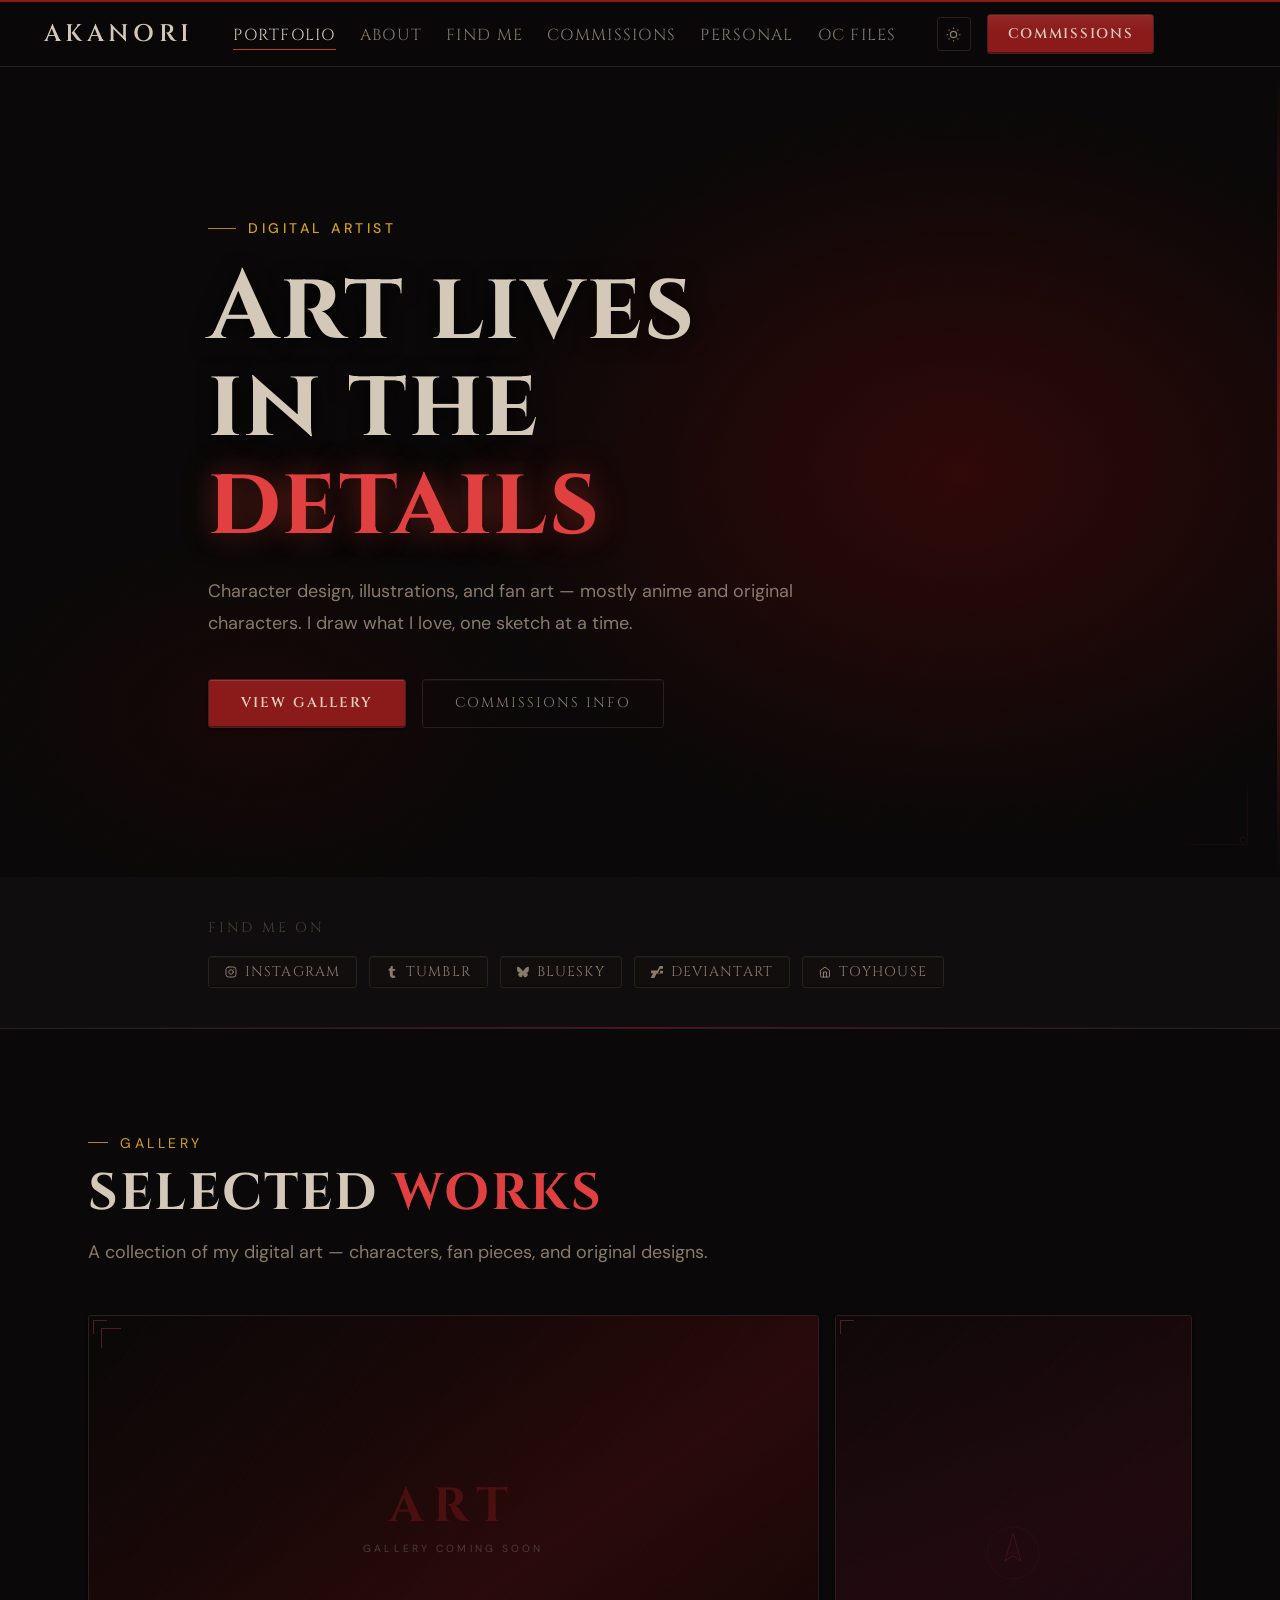
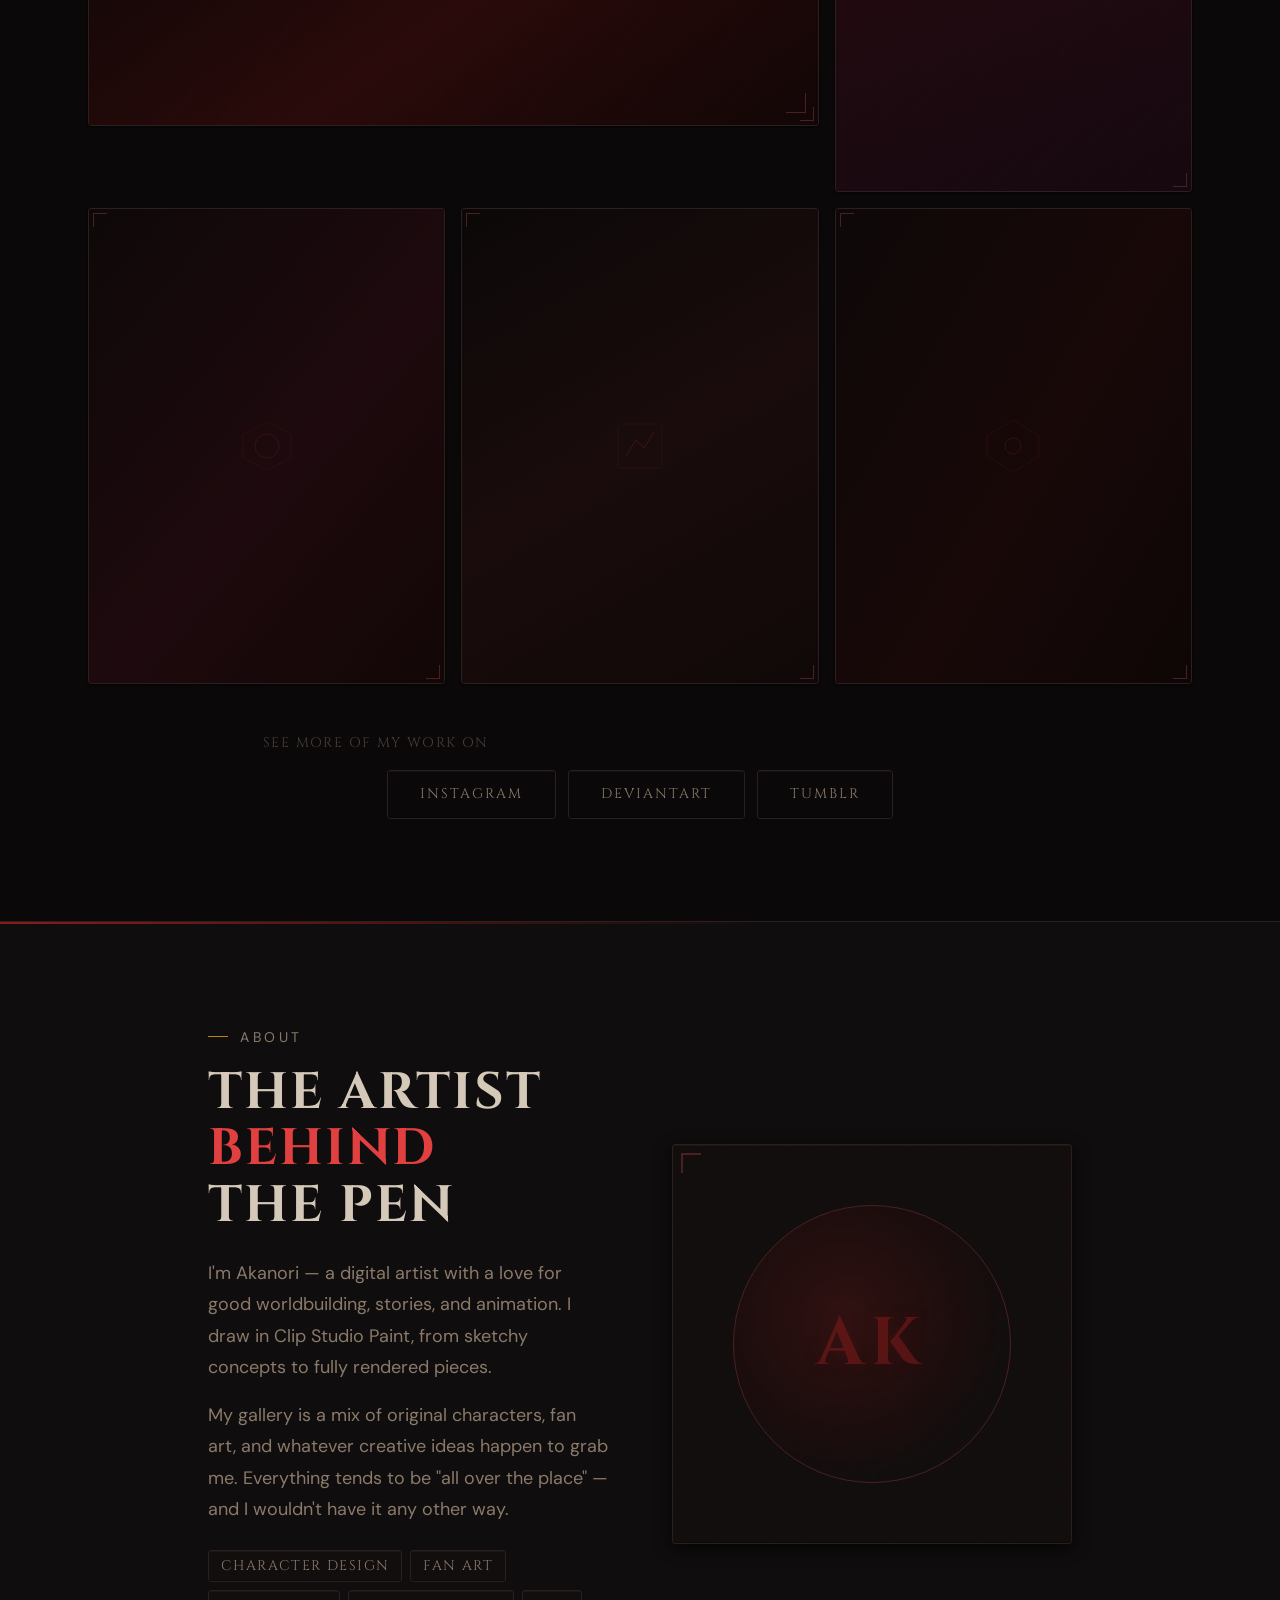
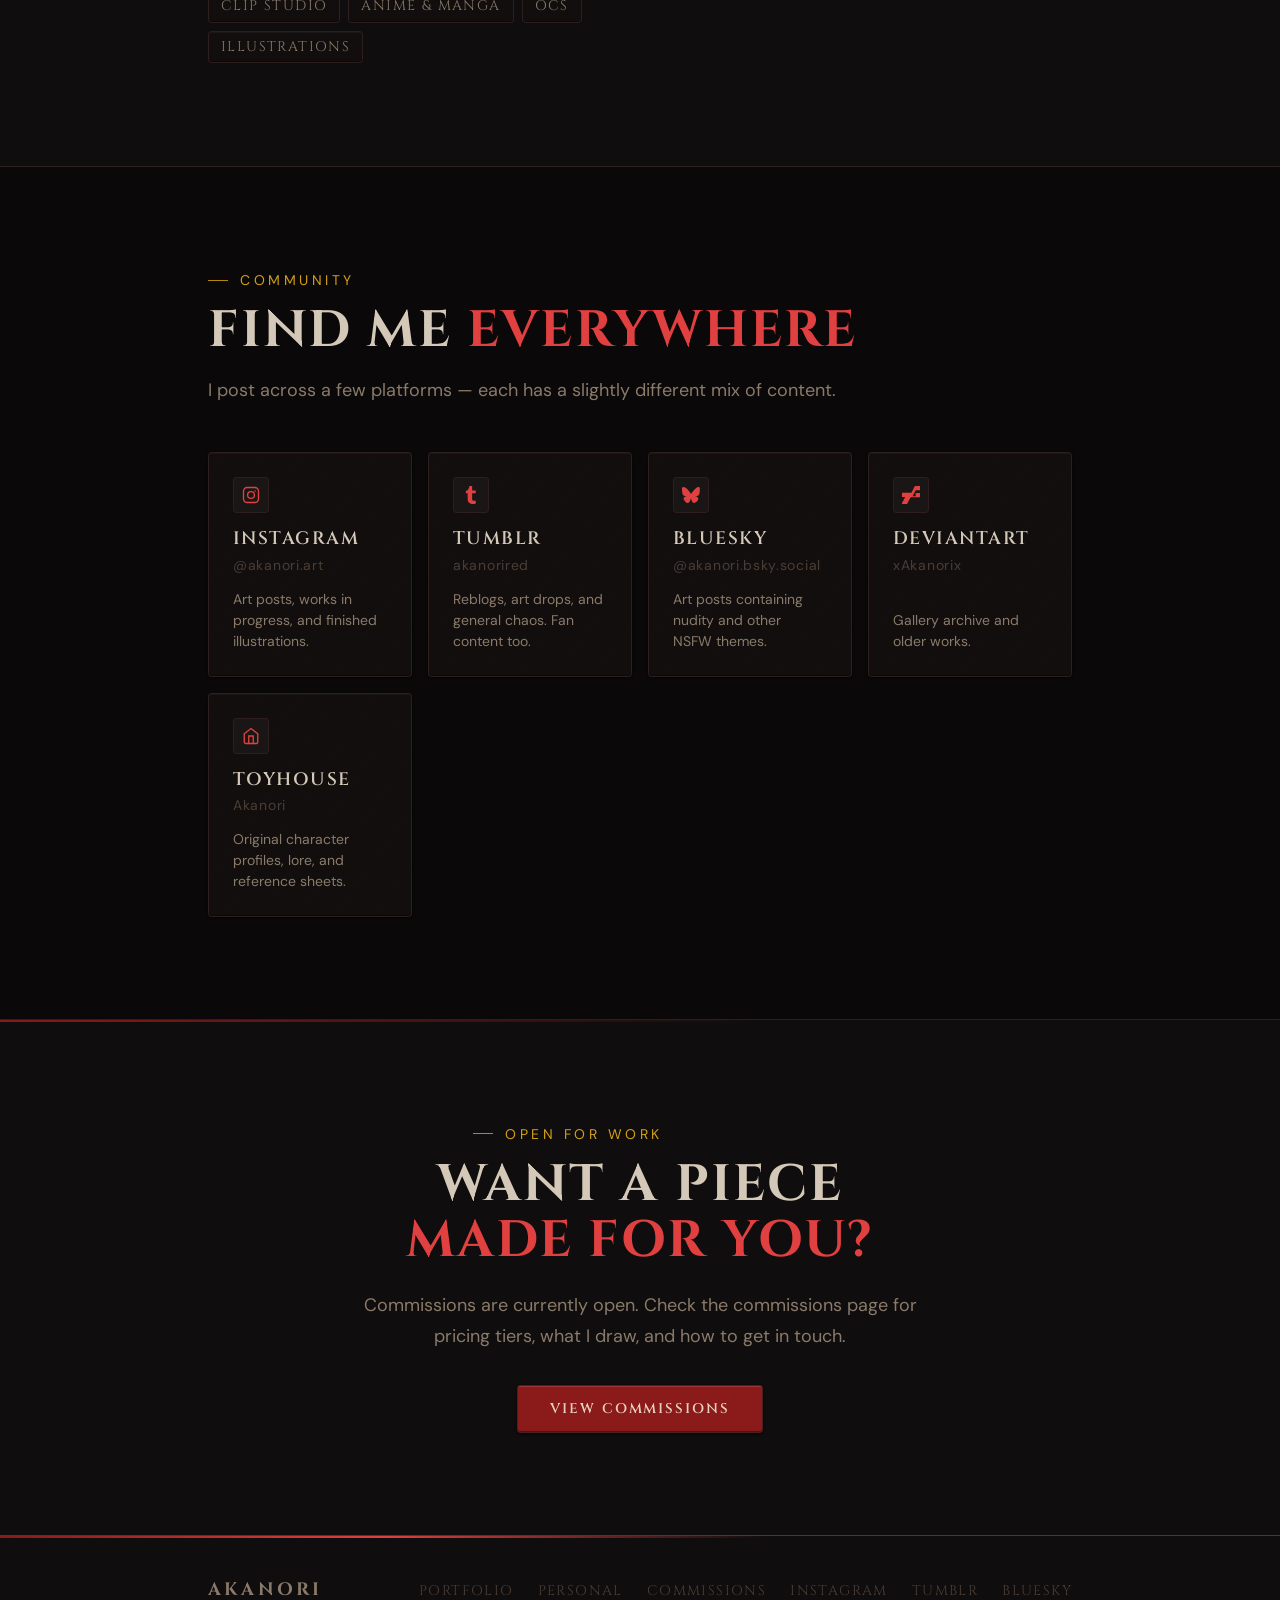
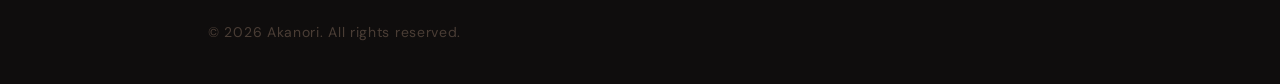
<file: index.html>
<!DOCTYPE html>
<html lang="en" data-theme="dark">
<head>
  <meta charset="UTF-8">
  <meta name="viewport" content="width=device-width, initial-scale=1.0">
  <title>Akanori — Digital Art Portfolio</title>
  <meta name="description" content="Digital art portfolio by Akanori — character design, illustrations, and fan art. Open for commissions.">
  <meta property="og:title" content="Akanori — Digital Art Portfolio">
  <meta property="og:description" content="Character design, illustrations, and fan art. Open for commissions.">
  <link rel="stylesheet" href="./style.css">
  <link rel="icon" href="favicon.svg" type="image/svg+xml">
</head>
<body>

  <!-- ====== HEADER ====== -->
  <header class="site-header" id="site-header">
    <div class="container">
      <nav class="nav">
        <a href="index.html" class="nav-logo" aria-label="Akanori — Home">
          <!-- SVG Logo: stylized A in a beveled hex/shield form, Limbus-inspired -->
          <svg width="32" height="32" viewBox="0 0 32 32" fill="none" aria-hidden="true">
            <!-- Outer hexagonal border -->
            <path d="M16 2 L28 9 L28 23 L16 30 L4 23 L4 9 Z" stroke="currentColor" stroke-width="1" opacity="0.4" fill="none"/>
            <!-- Inner letter A -->
            <path d="M16 9 L21 23 L16 20.5 L11 23 Z" fill="none" stroke="currentColor" stroke-width="1.4" stroke-linejoin="round" opacity="0.9"/>
            <line x1="13" y1="18" x2="19" y2="18" stroke="currentColor" stroke-width="1" opacity="0.7"/>
            <!-- Top corner marks -->
            <path d="M4 9 L7 9 M4 9 L4 12" stroke="currentColor" stroke-width="1" opacity="0.5"/>
            <path d="M28 9 L25 9 M28 9 L28 12" stroke="currentColor" stroke-width="1" opacity="0.5"/>
          </svg>
          <span class="nav-logo-text">Akanori</span>
        </a>

        <ul class="nav-links" id="nav-links" role="list">
          <li><a href="index.html" class="active">Portfolio</a></li>
          <li><a href="#about">About</a></li>
          <li><a href="#socials">Find me</a></li>
          <li><a href="commissions.html">Commissions</a></li>
          <li><a href="about-me.html" style="white-space:nowrap;">Personal</a></li>
          <li><a href="oc.html" style="white-space:nowrap;">OC Files</a></li>
        </ul>

        <div class="nav-actions">
          <button class="btn-theme" data-theme-toggle aria-label="Switch to light mode">
            <svg width="15" height="15" viewBox="0 0 24 24" fill="none" stroke="currentColor" stroke-width="2"><path d="M21 12.79A9 9 0 1 1 11.21 3 7 7 0 0 0 21 12.79z"/></svg>
          </button>
          <a href="commissions.html" class="btn-commissions">Commissions</a>
          <button class="nav-hamburger" id="nav-hamburger" aria-label="Open menu">
            <span></span><span></span><span></span>
          </button>
        </div>
      </nav>
    </div>
  </header>

  <main>
    <!-- ====== HERO ====== -->
    <section class="hero">
      <div class="hero-bg" aria-hidden="true"></div>
      <div class="container">
        <div class="hero-content">
          <p class="hero-eyebrow">Digital Artist</p>
          <h1 class="hero-title">
            Art lives<br>in the <em>details</em>
          </h1>
          <p class="hero-sub">
            Character design, illustrations, and fan art — mostly anime and
            original characters. I draw what I love, one sketch at a time.
          </p>
          <div class="hero-ctas">
            <a href="#gallery" class="btn-primary">View Gallery</a>
            <a href="commissions.html" class="btn-ghost">Commissions info</a>
          </div>
        </div>
      </div>

      <!-- Decorative bottom-right element inspired by Limbus corner hardware -->
      <div aria-hidden="true" style="position:absolute;bottom:var(--space-8);right:var(--space-8);opacity:0.2;pointer-events:none;">
        <svg width="60" height="60" viewBox="0 0 60 60" fill="none">
          <path d="M60 0 L60 60 L0 60" stroke="currentColor" stroke-width="1" fill="none" color="#8b1a1a"/>
          <path d="M60 10 L60 60 L10 60" stroke="currentColor" stroke-width="0.5" fill="none" color="#8b1a1a"/>
          <circle cx="55" cy="55" r="3" stroke="currentColor" stroke-width="1" fill="none" color="#8b1a1a"/>
        </svg>
      </div>
    </section>

    <!-- ====== SOCIAL BAR ====== -->
    <div class="social-bar">
      <div class="container">
        <div class="social-bar-inner">
          <span class="social-bar-label">Find me on</span>
          <div class="social-links">
            <a href="https://www.instagram.com/akanori.art/" target="_blank" rel="noopener" class="social-link">
              <svg width="12" height="12" viewBox="0 0 24 24" fill="none" stroke="currentColor" stroke-width="2" stroke-linecap="round" stroke-linejoin="round"><rect x="2" y="2" width="20" height="20" rx="5" ry="5"/><circle cx="12" cy="12" r="4.5"/><circle cx="17.5" cy="6.5" r="1" fill="currentColor" stroke="none"/></svg>
              Instagram
            </a>
            <a href="https://www.tumblr.com/blog/akanorired" target="_blank" rel="noopener" class="social-link">
              <svg width="12" height="12" viewBox="0 0 24 24" fill="currentColor"><path d="M14.563 24c-5.093 0-7.031-3.756-7.031-6.411V9.747H5.116V6.648c3.63-1.313 4.512-4.596 4.71-6.469C9.84.051 9.941 0 9.999 0h3.517v6.114h4.801v3.633h-4.82v7.47c.016 1.001.375 2.371 2.207 2.371h.09c.631-.02 1.486-.205 1.936-.419l1.156 3.425c-.436.636-2.4 1.374-4.304 1.406z"/></svg>
              Tumblr
            </a>
            <a href="https://bsky.app/profile/akanori.bsky.social" target="_blank" rel="noopener" class="social-link">
              <svg width="12" height="12" viewBox="0 0 24 24" fill="currentColor"><path d="M12 10.8c-1.087-2.114-4.046-6.053-6.798-7.995C2.566.944 1.561 1.266.902 1.565.139 1.908 0 3.08 0 3.768c0 .69.378 5.65.624 6.479.815 2.736 3.713 3.66 6.383 3.364.136-.02.275-.039.415-.056-.138.022-.276.04-.415.056-3.912.58-7.387 2.005-2.83 7.078 5.013 5.19 6.87-1.113 7.823-4.308.953 3.195 2.05 9.271 7.733 4.395 4.267-4.912.964-6.514-2.92-7.075a8.965 8.965 0 0 1-.411-.064c.135.017.273.035.411.064 2.67.297 5.568-.628 6.383-3.363.246-.83.624-5.79.624-6.48 0-.69-.139-1.861-.902-2.203-.659-.299-1.664-.62-4.3 1.24C16.046 4.748 13.087 8.687 12 10.8Z"/></svg>
              Bluesky
            </a>
            <a href="https://www.deviantart.com/xakanorix" target="_blank" rel="noopener" class="social-link">
              <svg width="12" height="12" viewBox="0 0 24 24" fill="currentColor"><path d="M18.228 13.788H14.01l.47-.932 3.742-7.158.006-.012H24V0h-6.732l-.248.476-4.124 7.905-.028.052-.012.025-.292.571H12.54v.001H0v5.57h4.204l-.47.932-3.742 7.158-.006.012H0V24h6.732l.248-.476 4.124-7.905.028-.052.012-.025.292-.571h.028v-.001H24v-5.57h-5.772v-.612z"/></svg>
              DeviantArt
            </a>
            <a href="https://toyhou.se/Akanori" target="_blank" rel="noopener" class="social-link">
              <svg width="12" height="12" viewBox="0 0 24 24" fill="none" stroke="currentColor" stroke-width="2" stroke-linecap="round"><path d="M3 9l9-7 9 7v11a2 2 0 0 1-2 2H5a2 2 0 0 1-2-2z"/><polyline points="9 22 9 12 15 12 15 22"/></svg>
              Toyhouse
            </a>
          </div>
        </div>
      </div>
    </div>

    <!-- ====== GALLERY ====== -->
    <section class="section" id="gallery">
      <div class="container container--wide">
        <div class="section-header fade-up">
          <p class="section-eyebrow">Gallery</p>
          <h2 class="section-title">Selected <em>Works</em></h2>
          <p class="section-desc">A collection of my digital art — characters, fan pieces, and original designs.</p>
        </div>

        <div class="gallery-grid">
          <!-- Featured -->
          <div class="gallery-card gallery-card--featured fade-up">
            <div style="width:100%;height:100%;background:linear-gradient(145deg,#0a0808 0%,#1a0808 35%,#2a0a0a 60%,#120606 100%);display:flex;align-items:center;justify-content:center;position:relative;overflow:hidden;">
              <!-- Diagonal hatching -->
              <div style="position:absolute;inset:0;background-image:repeating-linear-gradient(-55deg,transparent,transparent 40px,rgba(139,26,26,0.04) 40px,rgba(139,26,26,0.04) 41px);"></div>
              <!-- Corner bracket top-left -->
              <div style="position:absolute;top:12px;left:12px;width:20px;height:20px;border-top:1.5px solid #4a2020;border-left:1.5px solid #4a2020;"></div>
              <div style="position:absolute;bottom:12px;right:12px;width:20px;height:20px;border-bottom:1.5px solid #4a2020;border-right:1.5px solid #4a2020;"></div>
              <div style="text-align:center;z-index:1;position:relative;">
                <div style="font-family:'Cinzel',serif;font-size:3rem;font-weight:700;letter-spacing:0.2em;text-transform:uppercase;color:#8b1a1a;opacity:0.4;line-height:1;">Art</div>
                <div style="font-family:'DM Sans',sans-serif;font-size:0.65rem;letter-spacing:0.3em;text-transform:uppercase;color:#4a3d35;margin-top:0.6rem;">Gallery coming soon</div>
              </div>
            </div>
            <div class="gallery-card-overlay">
              <div class="gallery-card-info">
                <div class="gallery-card-title">Original Characters</div>
                <div class="gallery-card-meta">Character Design · Digital</div>
              </div>
            </div>
          </div>

          <!-- Card 2 -->
          <div class="gallery-card fade-up">
            <div style="width:100%;height:100%;background:linear-gradient(160deg,#100808 0%,#200a10 50%,#160810 100%);display:flex;align-items:center;justify-content:center;position:relative;">
              <div style="position:absolute;inset:0;background-image:repeating-linear-gradient(-45deg,transparent,transparent 20px,rgba(139,26,26,0.04) 20px,rgba(139,26,26,0.04) 21px);"></div>
              <svg width="60" height="60" viewBox="0 0 60 60" fill="none" style="opacity:0.2;position:relative;z-index:1;">
                <circle cx="30" cy="30" r="26" stroke="#8b1a1a" stroke-width="0.8"/>
                <path d="M30 10 L38 38 L30 33 L22 38 Z" stroke="#c0392b" stroke-width="1" fill="none" stroke-linejoin="round"/>
                <line x1="23" y1="30" x2="37" y2="30" stroke="#8b1a1a" stroke-width="0.8"/>
              </svg>
            </div>
            <div class="gallery-card-overlay">
              <div class="gallery-card-info">
                <div class="gallery-card-title">Fan Art</div>
                <div class="gallery-card-meta">Anime · Illustrations</div>
              </div>
            </div>
          </div>

          <!-- Card 3 -->
          <div class="gallery-card fade-up">
            <div style="width:100%;height:100%;background:linear-gradient(130deg,#0e0808 0%,#1e0a0e 55%,#120606 100%);display:flex;align-items:center;justify-content:center;position:relative;">
              <svg width="60" height="60" viewBox="0 0 60 60" fill="none" style="opacity:0.2;">
                <path d="M30 6 L54 18 L54 42 L30 54 L6 42 L6 18 Z" stroke="#8b1a1a" stroke-width="0.8" fill="none"/>
                <circle cx="30" cy="30" r="12" stroke="#c0392b" stroke-width="0.8"/>
              </svg>
            </div>
            <div class="gallery-card-overlay">
              <div class="gallery-card-info">
                <div class="gallery-card-title">Character Portraits</div>
                <div class="gallery-card-meta">Digital · Clip Studio</div>
              </div>
            </div>
          </div>

          <!-- Card 4 -->
          <div class="gallery-card fade-up">
            <div style="width:100%;height:100%;background:linear-gradient(150deg,#0c0808 0%,#1a0c0c 50%,#100808 100%);display:flex;align-items:center;justify-content:center;position:relative;">
              <svg width="60" height="60" viewBox="0 0 60 60" fill="none" style="opacity:0.2;">
                <rect x="8" y="8" width="44" height="44" rx="2" stroke="#8b1a1a" stroke-width="0.8" fill="none"/>
                <path d="M16 40 L26 24 L34 32 L44 16" stroke="#c0392b" stroke-width="1" fill="none" stroke-linejoin="round"/>
              </svg>
            </div>
            <div class="gallery-card-overlay">
              <div class="gallery-card-info">
                <div class="gallery-card-title">Sketches</div>
                <div class="gallery-card-meta">Studies · Concepts</div>
              </div>
            </div>
          </div>

          <!-- Card 5 -->
          <div class="gallery-card fade-up">
            <div style="width:100%;height:100%;background:linear-gradient(120deg,#0e0808 0%,#180808 55%,#0e0606 100%);display:flex;align-items:center;justify-content:center;position:relative;">
              <svg width="60" height="60" viewBox="0 0 60 60" fill="none" style="opacity:0.2;">
                <path d="M30 4 L56 20 L56 40 L30 56 L4 40 L4 20 Z" stroke="#8b1a1a" stroke-width="0.8" fill="none"/>
                <circle cx="30" cy="30" r="8" stroke="#c0392b" stroke-width="0.8"/>
                <path d="M30 22 L30 38 M22 30 L38 30" stroke="#8b1a1a" stroke-width="0.5" opacity="0.5"/>
              </svg>
            </div>
            <div class="gallery-card-overlay">
              <div class="gallery-card-info">
                <div class="gallery-card-title">OC Designs</div>
                <div class="gallery-card-meta">Original · Worldbuilding</div>
              </div>
            </div>
          </div>
        </div>

        <div style="text-align:center;margin-top:var(--space-12);" class="fade-up">
          <p style="font-size:var(--text-xs);color:var(--color-text-faint);margin-bottom:var(--space-4);letter-spacing:0.1em;text-transform:uppercase;font-family:'Cinzel',serif;">See more of my work on</p>
          <div style="display:flex;gap:var(--space-3);justify-content:center;flex-wrap:wrap;">
            <a href="https://www.instagram.com/akanori.art/" target="_blank" rel="noopener" class="btn-ghost">Instagram</a>
            <a href="https://www.deviantart.com/xakanorix" target="_blank" rel="noopener" class="btn-ghost">DeviantArt</a>
            <a href="https://www.tumblr.com/blog/akanorired" target="_blank" rel="noopener" class="btn-ghost">Tumblr</a>
          </div>
        </div>
      </div>
    </section>

    <!-- ====== ABOUT ====== -->
    <section class="about-strip" id="about">
      <div class="container">
        <div class="about-inner">
          <div class="about-text fade-up">
            <p class="section-eyebrow">About</p>
            <h2 class="section-title">The artist <em>behind</em> the pen</h2>
            <p>I'm Akanori — a digital artist with a love for good worldbuilding, stories, and animation. I draw in Clip Studio Paint, from sketchy concepts to fully rendered pieces.</p>
            <p>My gallery is a mix of original characters, fan art, and whatever creative ideas happen to grab me. Everything tends to be "all over the place" — and I wouldn't have it any other way.</p>
            <div class="about-tags">
              <span class="tag">Character Design</span>
              <span class="tag">Fan Art</span>
              <span class="tag">Clip Studio</span>
              <span class="tag">Anime &amp; Manga</span>
              <span class="tag">OCs</span>
              <span class="tag">Illustrations</span>
            </div>
          </div>
          <div class="about-visual fade-up">
            <div class="about-canvas">
              <div class="about-canvas-inner">
                <span class="about-initials">AK</span>
              </div>
            </div>
          </div>
        </div>
      </div>
    </section>

    <!-- ====== SOCIALS ====== -->
    <section class="socials-section section" id="socials">
      <div class="container">
        <div class="section-header fade-up">
          <p class="section-eyebrow">Community</p>
          <h2 class="section-title">Find me <em>everywhere</em></h2>
          <p class="section-desc">I post across a few platforms — each has a slightly different mix of content.</p>
        </div>
        <div class="socials-grid">

          <a href="https://www.instagram.com/akanori.art/" target="_blank" rel="noopener" class="social-card fade-up">
            <div class="social-card-icon">
              <svg width="18" height="18" viewBox="0 0 24 24" fill="none" stroke="currentColor" stroke-width="1.8" stroke-linecap="round" stroke-linejoin="round"><rect x="2" y="2" width="20" height="20" rx="5" ry="5"/><circle cx="12" cy="12" r="4.5"/><circle cx="17.5" cy="6.5" r="1" fill="currentColor" stroke="none"/></svg>
            </div>
            <div><div class="social-card-name">Instagram</div><div class="social-card-handle">@akanori.art</div></div>
            <p class="social-card-desc">Art posts, works in progress, and finished illustrations.</p>
          </a>

          <a href="https://www.tumblr.com/blog/akanorired" target="_blank" rel="noopener" class="social-card fade-up">
            <div class="social-card-icon">
              <svg width="18" height="18" viewBox="0 0 24 24" fill="currentColor"><path d="M14.563 24c-5.093 0-7.031-3.756-7.031-6.411V9.747H5.116V6.648c3.63-1.313 4.512-4.596 4.71-6.469C9.84.051 9.941 0 9.999 0h3.517v6.114h4.801v3.633h-4.82v7.47c.016 1.001.375 2.371 2.207 2.371h.09c.631-.02 1.486-.205 1.936-.419l1.156 3.425c-.436.636-2.4 1.374-4.304 1.406z"/></svg>
            </div>
            <div><div class="social-card-name">Tumblr</div><div class="social-card-handle">akanorired</div></div>
            <p class="social-card-desc">Reblogs, art drops, and general chaos. Fan content too.</p>
          </a>

          <a href="https://bsky.app/profile/akanori.bsky.social" target="_blank" rel="noopener" class="social-card fade-up">
            <div class="social-card-icon">
              <svg width="18" height="18" viewBox="0 0 24 24" fill="currentColor"><path d="M12 10.8c-1.087-2.114-4.046-6.053-6.798-7.995C2.566.944 1.561 1.266.902 1.565.139 1.908 0 3.08 0 3.768c0 .69.378 5.65.624 6.479.815 2.736 3.713 3.66 6.383 3.364.136-.02.275-.039.415-.056-.138.022-.276.04-.415.056-3.912.58-7.387 2.005-2.83 7.078 5.013 5.19 6.87-1.113 7.823-4.308.953 3.195 2.05 9.271 7.733 4.395 4.267-4.912.964-6.514-2.92-7.075a8.965 8.965 0 0 1-.411-.064c.135.017.273.035.411.064 2.67.297 5.568-.628 6.383-3.363.246-.83.624-5.79.624-6.48 0-.69-.139-1.861-.902-2.203-.659-.299-1.664-.62-4.3 1.24C16.046 4.748 13.087 8.687 12 10.8Z"/></svg>
            </div>
            <div><div class="social-card-name">Bluesky</div><div class="social-card-handle">@akanori.bsky.social</div></div>
            <p class="social-card-desc">Art posts containing nudity and other NSFW themes.</p>
          </a>

          <a href="https://www.deviantart.com/xakanorix" target="_blank" rel="noopener" class="social-card fade-up">
            <div class="social-card-icon">
              <svg width="18" height="18" viewBox="0 0 24 24" fill="currentColor"><path d="M18.228 13.788H14.01l.47-.932 3.742-7.158.006-.012H24V0h-6.732l-.248.476-4.124 7.905-.028.052-.012.025-.292.571H12.54v.001H0v5.57h4.204l-.47.932-3.742 7.158-.006.012H0V24h6.732l.248-.476 4.124-7.905.028-.052.012-.025.292-.571h.028v-.001H24v-5.57h-5.772v-.612z"/></svg>
            </div>
            <div><div class="social-card-name">DeviantArt</div><div class="social-card-handle">xAkanorix</div></div>
            <p class="social-card-desc">Gallery archive and older works.</p>
          </a>

          <a href="https://toyhou.se/Akanori" target="_blank" rel="noopener" class="social-card fade-up">
            <div class="social-card-icon">
              <svg width="18" height="18" viewBox="0 0 24 24" fill="none" stroke="currentColor" stroke-width="1.8" stroke-linecap="round"><path d="M3 9l9-7 9 7v11a2 2 0 0 1-2 2H5a2 2 0 0 1-2-2z"/><polyline points="9 22 9 12 15 12 15 22"/></svg>
            </div>
            <div><div class="social-card-name">Toyhouse</div><div class="social-card-handle">Akanori</div></div>
            <p class="social-card-desc">Original character profiles, lore, and reference sheets.</p>
          </a>

        </div>
      </div>
    </section>

    <!-- ====== COMMISSIONS CTA ====== -->
    <section class="section" style="background:var(--color-surface);border-top:1px solid var(--color-border);position:relative;">
      <!-- top red accent -->
      <div style="position:absolute;top:0;left:0;right:0;height:2px;background:linear-gradient(to right,var(--color-primary),transparent 60%);pointer-events:none;"></div>
      <div class="container" style="text-align:center;">
        <div class="fade-up">
          <p class="section-eyebrow" style="justify-content:center;">Open for work</p>
          <h2 class="section-title" style="margin-bottom:var(--space-5);">Want a piece <em>made for you?</em></h2>
          <p style="color:var(--color-text-muted);max-width:48ch;margin-inline:auto;margin-bottom:var(--space-8);line-height:1.75;">
            Commissions are currently open. Check the commissions page for pricing tiers, what I draw, and how to get in touch.
          </p>
          <a href="commissions.html" class="btn-primary" style="display:inline-flex;">View Commissions</a>
        </div>
      </div>
    </section>

  </main>

  <!-- ====== FOOTER ====== -->
  <footer class="site-footer">
    <div class="container">
      <div class="footer-inner">
        <a href="index.html" class="footer-logo">Akanori</a>
        <div class="footer-links">
          <a href="index.html">Portfolio</a>
          <a href="about-me.html">Personal</a>
          <a href="commissions.html">Commissions</a>
          <a href="https://www.instagram.com/akanori.art/" target="_blank" rel="noopener">Instagram</a>
          <a href="https://www.tumblr.com/blog/akanorired" target="_blank" rel="noopener">Tumblr</a>
          <a href="https://bsky.app/profile/akanori.bsky.social" target="_blank" rel="noopener">Bluesky</a>
        </div>
        <p class="footer-copy">© 2026 Akanori. All rights reserved.</p>
      </div>
    </div>
  </footer>

  <script>
    (function() {
      const toggle = document.querySelector('[data-theme-toggle]');
      const html = document.documentElement;
      let theme = 'dark';
      html.setAttribute('data-theme', theme);
      function updateIcon() {
        if (!toggle) return;
        toggle.innerHTML = theme === 'dark'
          ? '<svg width="15" height="15" viewBox="0 0 24 24" fill="none" stroke="currentColor" stroke-width="2"><circle cx="12" cy="12" r="5"/><path d="M12 1v2M12 21v2M4.22 4.22l1.42 1.42M18.36 18.36l1.42 1.42M1 12h2M21 12h2M4.22 19.78l1.42-1.42M18.36 5.64l1.42-1.42"/></svg>'
          : '<svg width="15" height="15" viewBox="0 0 24 24" fill="none" stroke="currentColor" stroke-width="2"><path d="M21 12.79A9 9 0 1 1 11.21 3 7 7 0 0 0 21 12.79z"/></svg>';
        toggle.setAttribute('aria-label', 'Switch to ' + (theme === 'dark' ? 'light' : 'dark') + ' mode');
      }
      updateIcon();
      toggle && toggle.addEventListener('click', () => {
        theme = theme === 'dark' ? 'light' : 'dark';
        html.setAttribute('data-theme', theme);
        updateIcon();
      });
    })();

    (function() {
      const header = document.getElementById('site-header');
      window.addEventListener('scroll', () => {
        header.classList.toggle('site-header--scrolled', window.scrollY > 10);
      }, { passive: true });
    })();

    (function() {
      const btn = document.getElementById('nav-hamburger');
      const links = document.getElementById('nav-links');
      if (!btn || !links) return;
      btn.addEventListener('click', () => {
        const open = links.classList.toggle('open');
        btn.setAttribute('aria-expanded', open);
      });
    })();

    (function() {
      const els = document.querySelectorAll('.fade-up');
      if (!('IntersectionObserver' in window)) { els.forEach(el => el.classList.add('visible')); return; }
      const io = new IntersectionObserver((entries) => {
        entries.forEach(e => { if (e.isIntersecting) { e.target.classList.add('visible'); io.unobserve(e.target); } });
      }, { threshold: 0.08 });
      els.forEach(el => io.observe(el));
    })();
  </script>
<script data-pplx-inline-edit>
(function(){
  if(window===window.top)return;
  function inlineAll(orig,clone){
    if(orig.nodeType!==1)return;
    try{
      var cs=getComputedStyle(orig);
      var t='';
      for(var i=0;i<cs.length;i++){t+=cs[i]+':'+cs.getPropertyValue(cs[i])+';';}
      clone.style.cssText=t;
    }catch(e){}
    var oc=orig.children,cc=clone.children;
    for(var j=0;j<oc.length&&j<cc.length;j++){inlineAll(oc[j],cc[j]);}
  }
  function stripExternal(clone){
    var imgs=clone.querySelectorAll('img');
    for(var i=0;i<imgs.length;i++){
      var s=imgs[i].getAttribute('src');
      if(s&&!s.startsWith('data:'))imgs[i].removeAttribute('src');
    }
    var all=clone.querySelectorAll('*');
    for(var i=0;i<all.length;i++){
      var st=all[i].style.cssText;
      if(st&&st.indexOf('url(')>=0){
        all[i].style.cssText=st.replace(/url\(["']?(?!data:)[^)"']*["']?\)/gi,'none');
      }
    }
  }
  window.addEventListener('message',function(e){
    if(!e.data||e.data.type!=='INLINE_EDIT_CAPTURE_REQUEST')return;
    var scrollX=window.scrollX||window.pageXOffset||0;
    var scrollY=window.scrollY||window.pageYOffset||0;
    var w=window.innerWidth,h=window.innerHeight;
    try{
      var clone=document.documentElement.cloneNode(true);
      var rm=clone.querySelectorAll('script,link[rel="stylesheet"],style');
      for(var i=0;i<rm.length;i++){rm[i].remove();}
      inlineAll(document.documentElement,clone);
      stripExternal(clone);
      var html=new XMLSerializer().serializeToString(clone);
      var svg='<svg xmlns="http://www.w3.org/2000/svg" width="'+w+'" height="'+h+'">'
        +'<foreignObject width="100%" height="100%">'
        +'<div xmlns="http://www.w3.org/1999/xhtml" style="width:'+w+'px;height:'+h+'px;overflow:hidden">'
        +'<div style="transform:translate(-'+scrollX+'px,-'+scrollY+'px);transform-origin:top left">'
        +html+'</div></div></foreignObject></svg>';
      var svgUrl='data:image/svg+xml;charset=utf-8,'+encodeURIComponent(svg);
      var img=new Image();
      img.onload=function(){
        var c=document.createElement('canvas');c.width=w;c.height=h;
        c.getContext('2d').drawImage(img,0,0);
        window.parent.postMessage({type:'INLINE_EDIT_SCREENSHOT_RESULT',dataUrl:c.toDataURL('image/png'),scrollX:scrollX,scrollY:scrollY},'*');
      };
      img.onerror=function(){
        window.parent.postMessage({type:'INLINE_EDIT_SCREENSHOT_RESULT',dataUrl:null,scrollX:scrollX,scrollY:scrollY},'*');
      };
      img.src=svgUrl;
    }catch(err){
      window.parent.postMessage({type:'INLINE_EDIT_SCREENSHOT_RESULT',dataUrl:null,scrollX:scrollX,scrollY:scrollY},'*');
    }
  });
})();
</script></body>
</html>
</file>
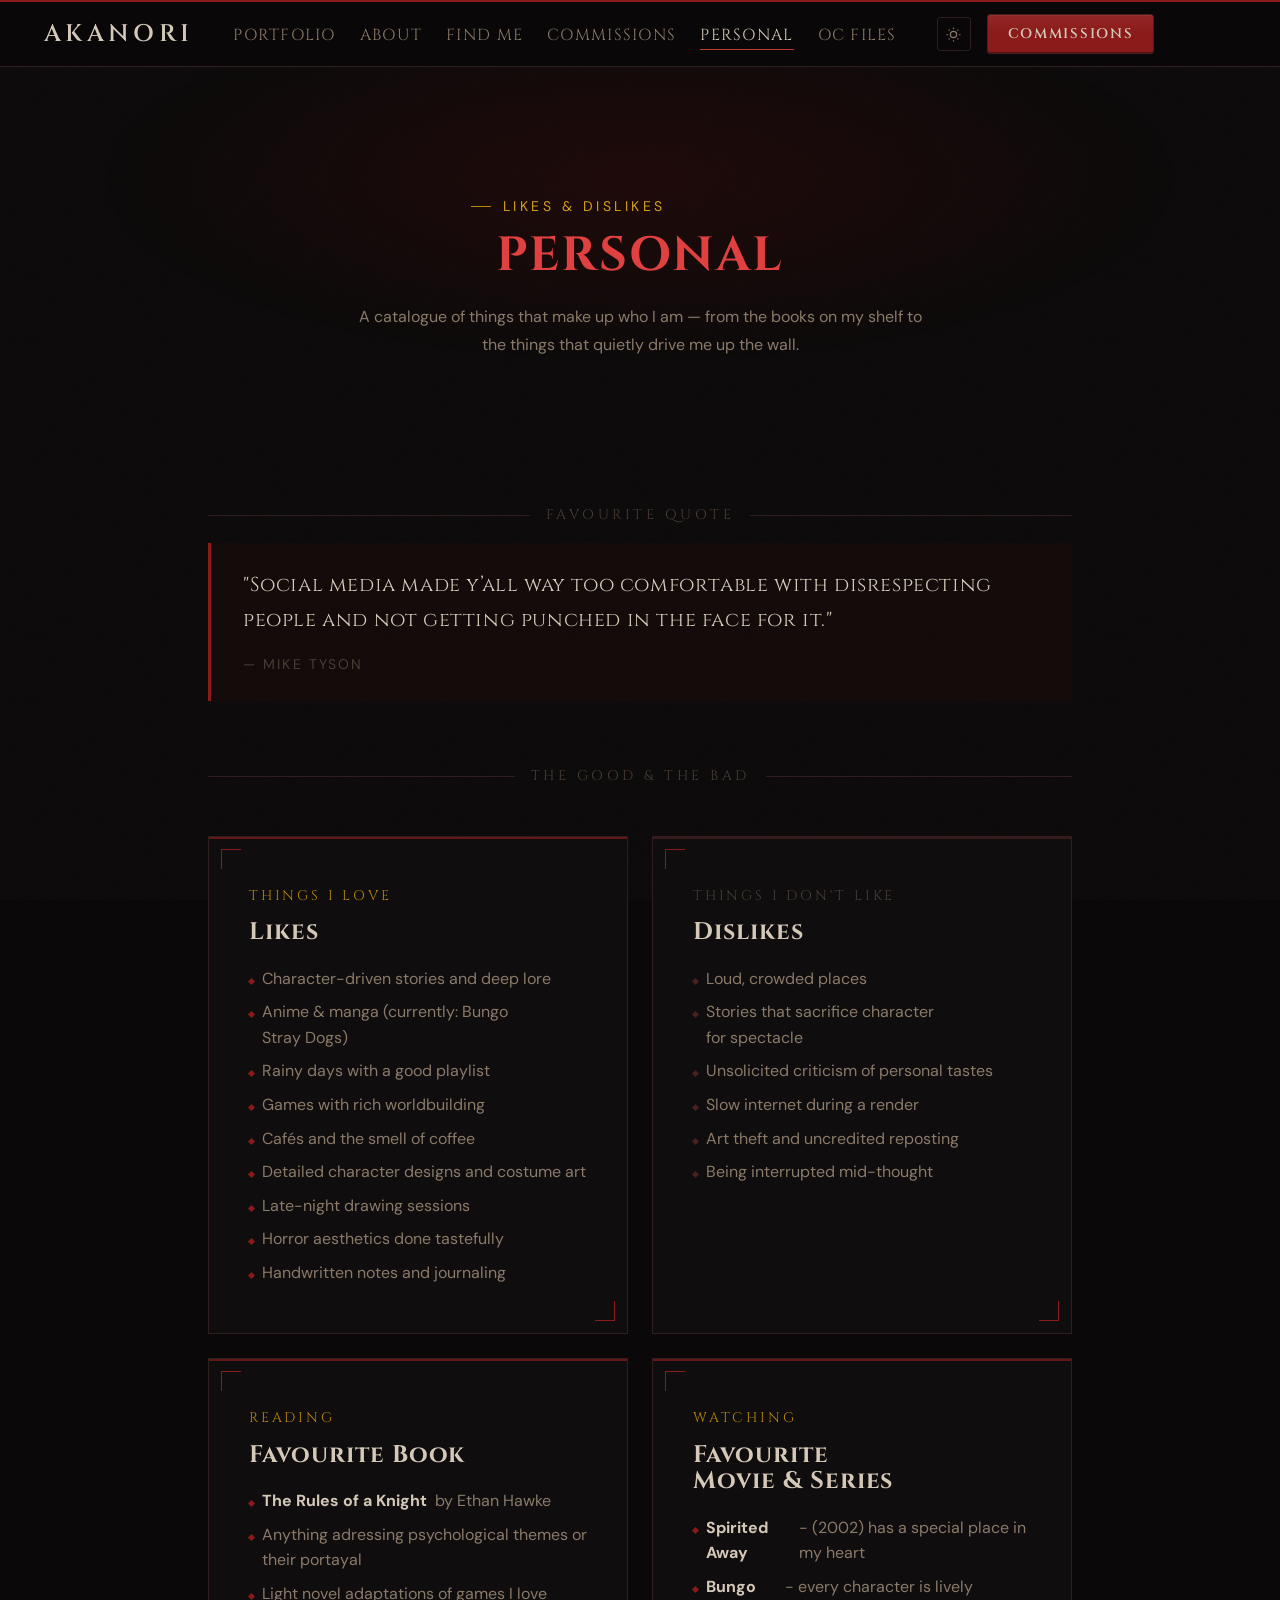
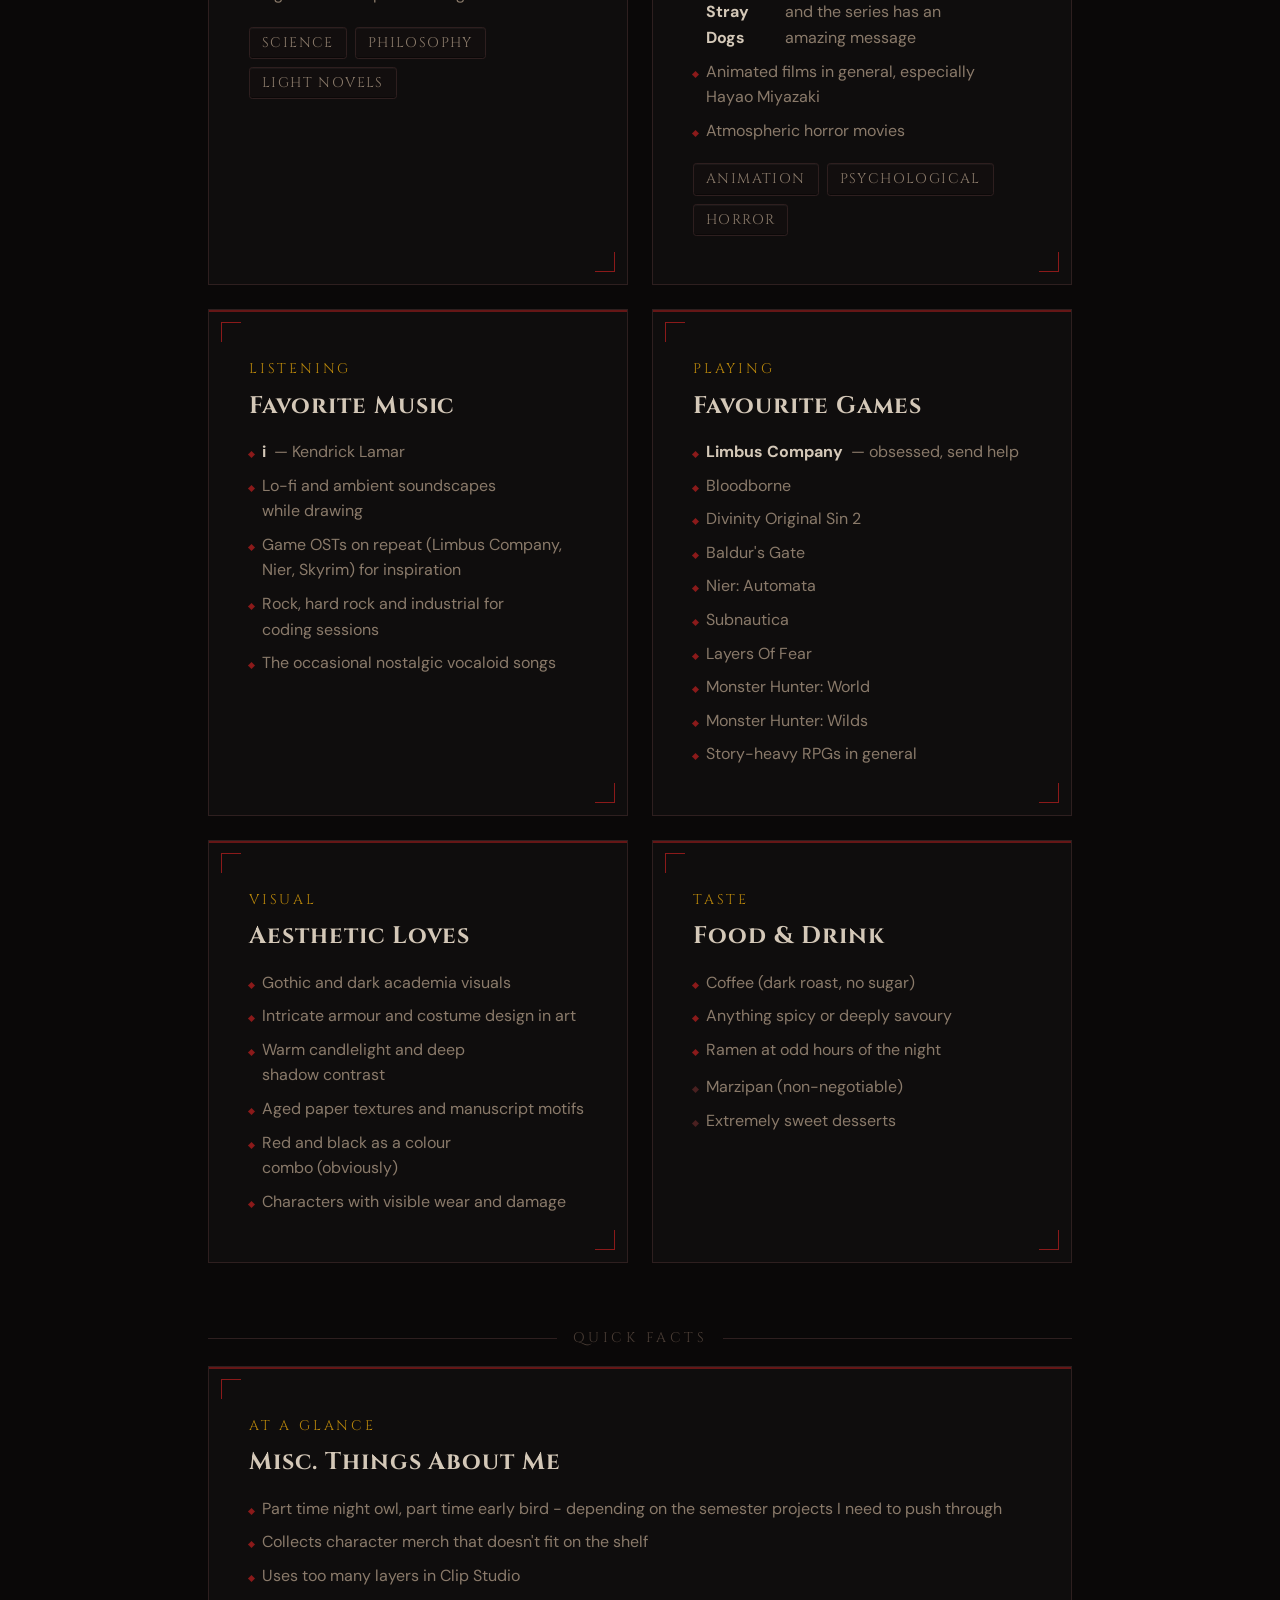
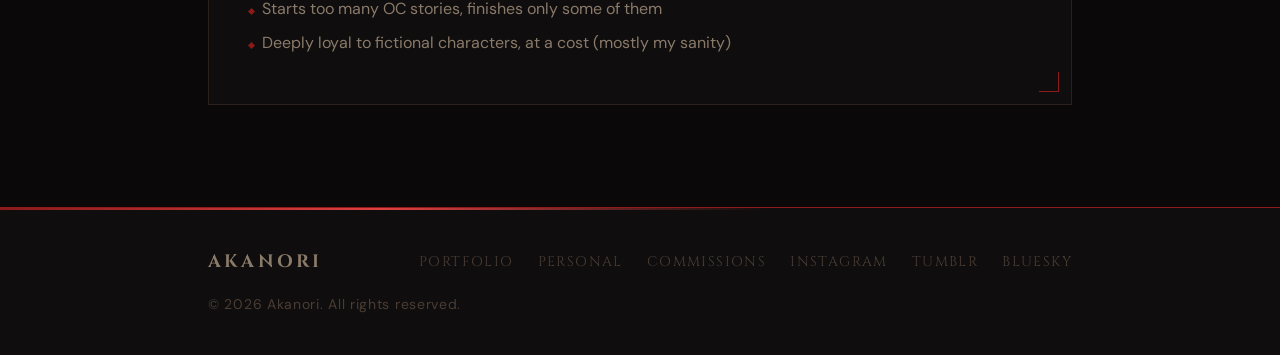
<file: about-me.html>
<!DOCTYPE html>
<html lang="en" data-theme="dark">
<head>
  <meta charset="UTF-8">
  <meta name="viewport" content="width=device-width, initial-scale=1.0">
  <title>Personal — Akanori</title>
  <meta name="description" content="Personal preferences, favourites, and things Akanori loves (and doesn't) — books, movies, quotes, and more.">
  <link rel="stylesheet" href="style.css">
  <link rel="icon" href="favicon.svg" type="image/svg+xml">
  <style>
    /* ── Page-specific layout ─────────────────────────── */
    .prefs-hero {
      position: relative;
      padding: var(--space-32) 0 var(--space-20);
      text-align: center;
      overflow: hidden;
    }
    .prefs-hero::before {
      content: '';
      position: absolute;
      inset: 0;
      background-image: repeating-linear-gradient(
        -55deg,
        transparent,
        transparent 40px,
        rgba(139,26,26,0.03) 40px,
        rgba(139,26,26,0.03) 41px
      );
      pointer-events: none;
    }
    .prefs-hero::after {
      content: '';
      position: absolute;
      inset: 0;
      background: radial-gradient(ellipse 60% 70% at 50% 30%, rgba(100,10,10,0.22), transparent 70%);
      pointer-events: none;
    }
    .prefs-hero .container { position: relative; z-index: 1; }

    /* ── Grid of preference panels ───────────────────── */
    .prefs-grid {
      display: grid;
      grid-template-columns: repeat(auto-fill, minmax(300px, 1fr));
      gap: var(--space-6);
      margin-top: var(--space-12);
    }

    /* ── Individual panel card ───────────────────────── */
    .pref-panel {
      position: relative;
      background: var(--color-surface);
      border: 1px solid var(--color-border);
      padding: var(--space-12) var(--space-10);
      overflow: hidden;
    }
    /* L-corner brackets */
    .pref-panel::before,
    .pref-panel::after {
      content: '';
      position: absolute;
      width: 20px;
      height: 20px;
      pointer-events: none;
    }
    .pref-panel::before {
      top: 12px; left: 12px;
      border-top: 1.5px solid var(--color-primary);
      border-left: 1.5px solid var(--color-primary);
    }
    .pref-panel::after {
      bottom: 12px; right: 12px;
      border-bottom: 1.5px solid var(--color-primary);
      border-right: 1.5px solid var(--color-primary);
    }
    /* Red top accent bar */
    .pref-panel-accent {
      position: absolute;
      top: 0; left: 0; right: 0;
      height: 2px;
      background: var(--color-primary);
      opacity: 0.7;
    }

    .pref-panel-eyebrow {
      font-family: 'Cinzel', serif;
      font-size: var(--text-xs);
      letter-spacing: 0.2em;
      text-transform: uppercase;
      color: var(--color-gold, #b8860b);
      margin-bottom: var(--space-3);
    }
    .pref-panel-title {
      font-family: 'Cinzel', serif;
      font-size: var(--text-lg);
      font-weight: 700;
      color: var(--color-text);
      margin-bottom: var(--space-5);
      letter-spacing: 0.04em;
    }

    /* ── List items inside a panel ───────────────────── */
    .pref-list {
      list-style: none;
      padding: 0;
      margin: 0;
      display: flex;
      flex-direction: column;
      gap: var(--space-2);
    }
    .pref-list li {
      display: flex;
      align-items: baseline;
      gap: var(--space-2);
      font-size: var(--text-sm);
      color: var(--color-text-muted);
      line-height: 1.6;
    }
    .pref-list li::before {
      content: '';
      flex-shrink: 0;
      display: inline-block;
      width: 5px;
      height: 5px;
      background: var(--color-primary);
      transform: rotate(45deg);
      margin-top: 0.35em;
    }
    .pref-list--dislikes li::before {
      background: #4a2020;
    }

    /* ── Quote panel special layout ──────────────────── */
    .pref-quote {
      grid-column: 1 / -1;
    }
    blockquote.limbus-quote {
      margin: 0;
      padding: var(--space-6) var(--space-8);
      border-left: 3px solid var(--color-primary);
      background: rgba(139,26,26,0.06);
      position: relative;
    }
    blockquote.limbus-quote p {
      font-family: 'Cinzel', serif;
      font-size: clamp(1rem, 2vw, 1.25rem);
      font-style: normal;
      font-weight: 400;
      color: var(--color-text);
      letter-spacing: 0.03em;
      line-height: 1.75;
      margin: 0 0 var(--space-3);
    }
    blockquote.limbus-quote cite {
      font-family: 'DM Sans', sans-serif;
      font-size: var(--text-xs);
      letter-spacing: 0.15em;
      text-transform: uppercase;
      color: var(--color-text-faint);
      font-style: normal;
    }

    /* ── Wide single-column panel ────────────────────── */
    .pref-panel--wide {
      grid-column: 1 / -1;
    }

    /* ── Inline tag chips ────────────────────────────── */
    .pref-tags {
      display: flex;
      flex-wrap: wrap;
      gap: var(--space-2);
      margin-top: var(--space-2);
    }

    /* ── Section separator ───────────────────────────── */
    .prefs-sep {
      display: flex;
      align-items: center;
      gap: var(--space-4);
      margin: var(--space-16) 0 var(--space-4);
    }
    .prefs-sep::before,
    .prefs-sep::after {
      content: '';
      flex: 1;
      height: 1px;
      background: var(--color-border);
    }
    .prefs-sep-label {
      font-family: 'Cinzel', serif;
      font-size: var(--text-xs);
      letter-spacing: 0.25em;
      text-transform: uppercase;
      color: var(--color-text-faint);
      white-space: nowrap;
    }
  </style>
</head>
<body>

  <!-- ====== HEADER ====== -->
  <header class="site-header" id="site-header">
    <div class="container">
      <nav class="nav">
        <a href="index.html" class="nav-logo" aria-label="Akanori — Home">
          <svg width="32" height="32" viewBox="0 0 32 32" fill="none" aria-hidden="true">
            <path d="M16 2 L28 9 L28 23 L16 30 L4 23 L4 9 Z" stroke="currentColor" stroke-width="1" opacity="0.4" fill="none"/>
            <path d="M16 9 L21 23 L16 20.5 L11 23 Z" fill="none" stroke="currentColor" stroke-width="1.4" stroke-linejoin="round" opacity="0.9"/>
            <line x1="13" y1="18" x2="19" y2="18" stroke="currentColor" stroke-width="1" opacity="0.7"/>
            <path d="M4 9 L7 9 M4 9 L4 12" stroke="currentColor" stroke-width="1" opacity="0.5"/>
            <path d="M28 9 L25 9 M28 9 L28 12" stroke="currentColor" stroke-width="1" opacity="0.5"/>
          </svg>
          <span class="nav-logo-text">Akanori</span>
        </a>

        <ul class="nav-links" id="nav-links" role="list">
          <li><a href="index.html">Portfolio</a></li>
          <li><a href="index.html#about">About</a></li>
          <li><a href="index.html#socials">Find me</a></li>
          <li><a href="commissions.html">Commissions</a></li>
          <li><a href="about-me.html" class="active" style="white-space:nowrap;">Personal</a></li>
          <li><a href="oc.html" style="white-space:nowrap;">OC Files</a></li>
        </ul>

        <div class="nav-actions">
          <button class="btn-theme" data-theme-toggle aria-label="Switch to light mode">
            <svg width="15" height="15" viewBox="0 0 24 24" fill="none" stroke="currentColor" stroke-width="2"><path d="M21 12.79A9 9 0 1 1 11.21 3 7 7 0 0 0 21 12.79z"/></svg>
          </button>
          <a href="commissions.html" class="btn-commissions">Commissions</a>
          <button class="nav-hamburger" id="nav-hamburger" aria-label="Open menu">
            <span></span><span></span><span></span>
          </button>
        </div>
      </nav>
    </div>
  </header>

  <main>

    <!-- ====== HERO ====== -->
    <section class="prefs-hero">
      <div class="container">
        <div class="fade-up">
          <p class="section-eyebrow" style="justify-content:center;">Likes &amp; Dislikes</p>
          <h1 class="section-title" style="font-size:clamp(2rem,5vw,3rem);margin-bottom:var(--space-5);">
            <em>Personal</em>
          </h1>
          <p style="color:var(--color-text-muted);max-width:52ch;margin-inline:auto;line-height:1.8;font-size:var(--text-sm);">
            A catalogue of things that make up who I am — from the books on my shelf to the things that quietly drive me up the wall.
          </p>
        </div>
      </div>
    </section>

    <!-- ====== QUOTE ====== -->
    <section class="section" style="padding-top:0;">
      <div class="container">
        <div class="prefs-sep fade-up">
          <span class="prefs-sep-label">Favourite Quote</span>
        </div>
        <div class="fade-up">
          <blockquote class="limbus-quote">
            <p>"Social media made y’all way too comfortable with disrespecting people and not getting punched in the face for it."</p>
            <cite>— Mike Tyson</cite>
          </blockquote>
        </div>

        <!-- ====== LIKES / DISLIKES ====== -->
        <div class="prefs-sep fade-up">
          <span class="prefs-sep-label">The Good &amp; The Bad</span>
        </div>

        <div class="prefs-grid">

          <!-- LIKES -->
          <div class="pref-panel fade-up">
            <div class="pref-panel-accent"></div>
            <p class="pref-panel-eyebrow">Things I love</p>
            <h2 class="pref-panel-title">Likes</h2>
            <ul class="pref-list">
              <li>Character-driven stories and deep lore</li>
              <li>Anime &amp; manga (currently: Bungo Stray Dogs)</li>
              <li>Rainy days with a good playlist</li>
              <li>Games with rich worldbuilding</li>
              <li>Cafés and the smell of coffee</li>
              <li>Detailed character designs and costume art</li>
              <li>Late-night drawing sessions</li>
              <li>Horror aesthetics done tastefully</li>
              <li>Handwritten notes and journaling</li>
            </ul>
          </div>

          <!-- DISLIKES -->
          <div class="pref-panel fade-up">
            <div class="pref-panel-accent" style="background:#4a2020;"></div>
            <p class="pref-panel-eyebrow" style="color:var(--color-text-faint);">Things I don't like</p>
            <h2 class="pref-panel-title">Dislikes</h2>
            <ul class="pref-list pref-list--dislikes">
              <li>Loud, crowded places</li>
              <li>Stories that sacrifice character for spectacle</li>
              <li>Unsolicited criticism of personal tastes</li>
              <li>Slow internet during a render</li>
              <li>Art theft and uncredited reposting</li>
              <li>Being interrupted mid-thought</li>
            </ul>
          </div>

          <!-- FAVOURITE BOOK -->
          <div class="pref-panel fade-up">
            <div class="pref-panel-accent"></div>
            <p class="pref-panel-eyebrow">Reading</p>
            <h2 class="pref-panel-title">Favourite Book</h2>
            <ul class="pref-list">
              <li><strong style="color:var(--color-text);">The Rules of a Knight</strong> by Ethan Hawke</li>
              <li>Anything adressing psychological themes or their portayal</li>
              <li>Light novel adaptations of games I love</li>
            </ul>
            <div class="pref-tags" style="margin-top:var(--space-5);">
              <span class="tag">Science</span>
              <span class="tag">Philosophy</span>
              <span class="tag">Light Novels</span>
            </div>
          </div>

          <!-- FAVOURITE MOVIE -->
          <div class="pref-panel fade-up">
            <div class="pref-panel-accent"></div>
            <p class="pref-panel-eyebrow">Watching</p>
            <h2 class="pref-panel-title">Favourite Movie &amp; Series</h2>
            <ul class="pref-list">
              <li><strong style="color:var(--color-text);">Spirited Away</strong> - (2002) has a special place in my heart</li>
              <li><strong style="color:var(--color-text);">Bungo Stray Dogs</strong> - every character is lively and the series has an amazing message</li>
              <li>Animated films in general, especially Hayao Miyazaki</li>
              <li>Atmospheric horror movies</li>
            </ul>
            <div class="pref-tags" style="margin-top:var(--space-5);">
              <span class="tag">Animation</span>
              <span class="tag">Psychological</span>
              <span class="tag">Horror</span>
            </div>
          </div>

          <!-- MUSIC -->
          <div class="pref-panel fade-up">
            <div class="pref-panel-accent"></div>
            <p class="pref-panel-eyebrow">Listening</p>
            <h2 class="pref-panel-title">Favorite Music</h2>
            <ul class="pref-list">
              <li><strong style="color:var(--color-text);">i</strong> — Kendrick Lamar</li>
              <li>Lo-fi and ambient soundscapes while drawing</li>
              <li>Game OSTs on repeat (Limbus Company, Nier, Skyrim) for inspiration</li>
              <li>Rock, hard rock and industrial for coding sessions</li>
              <li>The occasional nostalgic vocaloid songs</li>
            </ul>
          </div>

          <!-- GAMES -->
          <div class="pref-panel fade-up">
            <div class="pref-panel-accent"></div>
            <p class="pref-panel-eyebrow">Playing</p>
            <h2 class="pref-panel-title">Favourite Games</h2>
            <ul class="pref-list">
              <li><strong style="color:var(--color-text);">Limbus Company</strong> — obsessed, send help</li>
              <li>Bloodborne</li>
              <li>Divinity Original Sin 2</li>
              <li>Baldur's Gate</li>
              <li>Nier: Automata</li>
              <li>Subnautica</li>
              <li>Layers Of Fear</li>
              <li>Monster Hunter: World</li>
              <li>Monster Hunter: Wilds</li>
              <li>Story-heavy RPGs in general</li>
            </ul>
          </div>

          <!-- AESTHETICS -->
          <div class="pref-panel fade-up">
            <div class="pref-panel-accent"></div>
            <p class="pref-panel-eyebrow">Visual</p>
            <h2 class="pref-panel-title">Aesthetic Loves</h2>
            <ul class="pref-list">
              <li>Gothic and dark academia visuals</li>
              <li>Intricate armour and costume design in art</li>
              <li>Warm candlelight and deep shadow contrast</li>
              <li>Aged paper textures and manuscript motifs</li>
              <li>Red and black as a colour combo (obviously)</li>
              <li>Characters with visible wear and damage</li>
            </ul>
          </div>

          <!-- FOOD & DRINK -->
          <div class="pref-panel fade-up">
            <div class="pref-panel-accent"></div>
            <p class="pref-panel-eyebrow">Taste</p>
            <h2 class="pref-panel-title">Food &amp; Drink</h2>
            <ul class="pref-list">
              <li>Coffee (dark roast, no sugar)</li>
              <li>Anything spicy or deeply savoury</li>
              <li>Ramen at odd hours of the night</li>
            </ul>
            <ul class="pref-list pref-list--dislikes" style="margin-top:var(--space-3);">
              <li>Marzipan (non-negotiable)</li>
              <li>Extremely sweet desserts</li>
            </ul>
          </div>

        </div><!-- /prefs-grid -->

        <!-- ====== MISC / FUN FACTS ====== -->
        <div class="prefs-sep fade-up">
          <span class="prefs-sep-label">Quick Facts</span>
        </div>

        <div class="pref-panel pref-panel--wide fade-up">
          <div class="pref-panel-accent"></div>
          <p class="pref-panel-eyebrow">At a glance</p>
          <h2 class="pref-panel-title">Misc. Things About Me</h2>
          <ul class="pref-list" style="columns:2;column-gap:var(--space-12);">
            <li>Part time night owl, part time early bird - depending on the semester projects I need to push through</li>
            <li>Collects character merch that doesn't fit on the shelf</li>
            <li>Uses too many layers in Clip Studio</li>
            <li>Starts too many OC stories, finishes only some of them</li>
            <li>Deeply loyal to fictional characters, at a cost (mostly my sanity)</li>
          </ul>
        </div>

      </div>
    </section>

  </main>

  <!-- ====== FOOTER ====== -->
  <footer class="site-footer">
    <div class="container">
      <div class="footer-inner">
        <a href="index.html" class="footer-logo">Akanori</a>
        <div class="footer-links">
          <a href="index.html">Portfolio</a>
          <a href="about-me.html">Personal</a>
          <a href="commissions.html">Commissions</a>
          <a href="https://www.instagram.com/akanori.art/" target="_blank" rel="noopener">Instagram</a>
          <a href="https://www.tumblr.com/blog/akanorired" target="_blank" rel="noopener">Tumblr</a>
          <a href="https://bsky.app/profile/akanori.bsky.social" target="_blank" rel="noopener">Bluesky</a>
        </div>
        <p class="footer-copy">© 2026 Akanori. All rights reserved.</p>
      </div>
    </div>
  </footer>

  <script>
    (function() {
      const toggle = document.querySelector('[data-theme-toggle]');
      const html = document.documentElement;
      let theme = 'dark';
      html.setAttribute('data-theme', theme);
      function updateIcon() {
        if (!toggle) return;
        toggle.innerHTML = theme === 'dark'
          ? '<svg width="15" height="15" viewBox="0 0 24 24" fill="none" stroke="currentColor" stroke-width="2"><circle cx="12" cy="12" r="5"/><path d="M12 1v2M12 21v2M4.22 4.22l1.42 1.42M18.36 18.36l1.42 1.42M1 12h2M21 12h2M4.22 19.78l1.42-1.42M18.36 5.64l1.42-1.42"/></svg>'
          : '<svg width="15" height="15" viewBox="0 0 24 24" fill="none" stroke="currentColor" stroke-width="2"><path d="M21 12.79A9 9 0 1 1 11.21 3 7 7 0 0 0 21 12.79z"/></svg>';
        toggle.setAttribute('aria-label', 'Switch to ' + (theme === 'dark' ? 'light' : 'dark') + ' mode');
      }
      updateIcon();
      toggle && toggle.addEventListener('click', () => {
        theme = theme === 'dark' ? 'light' : 'dark';
        html.setAttribute('data-theme', theme);
        updateIcon();
      });
    })();

    (function() {
      const header = document.getElementById('site-header');
      window.addEventListener('scroll', () => {
        header.classList.toggle('site-header--scrolled', window.scrollY > 10);
      }, { passive: true });
    })();

    (function() {
      const btn = document.getElementById('nav-hamburger');
      const links = document.getElementById('nav-links');
      if (!btn || !links) return;
      btn.addEventListener('click', () => {
        const open = links.classList.toggle('open');
        btn.setAttribute('aria-expanded', open);
      });
    })();

    (function() {
      const els = document.querySelectorAll('.fade-up');
      if (!('IntersectionObserver' in window)) { els.forEach(el => el.classList.add('visible')); return; }
      const io = new IntersectionObserver((entries) => {
        entries.forEach(e => { if (e.isIntersecting) { e.target.classList.add('visible'); io.unobserve(e.target); } });
      }, { threshold: 0.08 });
      els.forEach(el => io.observe(el));
    })();
  </script>
<script data-pplx-inline-edit>
(function(){
  if(window===window.top)return;
  function inlineAll(orig,clone){
    if(orig.nodeType!==1)return;
    try{
      var cs=getComputedStyle(orig);
      var t='';
      for(var i=0;i<cs.length;i++){t+=cs[i]+':'+cs.getPropertyValue(cs[i])+';';}
      clone.style.cssText=t;
    }catch(e){}
    var oc=orig.children,cc=clone.children;
    for(var j=0;j<oc.length&&j<cc.length;j++){inlineAll(oc[j],cc[j]);}
  }
  function stripExternal(clone){
    var imgs=clone.querySelectorAll('img');
    for(var i=0;i<imgs.length;i++){
      var s=imgs[i].getAttribute('src');
      if(s&&!s.startsWith('data:'))imgs[i].removeAttribute('src');
    }
    var all=clone.querySelectorAll('*');
    for(var i=0;i<all.length;i++){
      var st=all[i].style.cssText;
      if(st&&st.indexOf('url(')>=0){
        all[i].style.cssText=st.replace(/url\(["']?(?!data:)[^)"']*["']?\)/gi,'none');
      }
    }
  }
  window.addEventListener('message',function(e){
    if(!e.data||e.data.type!=='INLINE_EDIT_CAPTURE_REQUEST')return;
    var scrollX=window.scrollX||window.pageXOffset||0;
    var scrollY=window.scrollY||window.pageYOffset||0;
    var w=window.innerWidth,h=window.innerHeight;
    try{
      var clone=document.documentElement.cloneNode(true);
      var rm=clone.querySelectorAll('script,link[rel="stylesheet"],style');
      for(var i=0;i<rm.length;i++){rm[i].remove();}
      inlineAll(document.documentElement,clone);
      stripExternal(clone);
      var html=new XMLSerializer().serializeToString(clone);
      var svg='<svg xmlns="http://www.w3.org/2000/svg" width="'+w+'" height="'+h+'">'
        +'<foreignObject width="100%" height="100%">'
        +'<div xmlns="http://www.w3.org/1999/xhtml" style="width:'+w+'px;height:'+h+'px;overflow:hidden">'
        +'<div style="transform:translate(-'+scrollX+'px,-'+scrollY+'px);transform-origin:top left">'
        +html+'</div></div></foreignObject></svg>';
      var svgUrl='data:image/svg+xml;charset=utf-8,'+encodeURIComponent(svg);
      var img=new Image();
      img.onload=function(){
        var c=document.createElement('canvas');c.width=w;c.height=h;
        c.getContext('2d').drawImage(img,0,0);
        window.parent.postMessage({type:'INLINE_EDIT_SCREENSHOT_RESULT',dataUrl:c.toDataURL('image/png'),scrollX:scrollX,scrollY:scrollY},'*');
      };
      img.onerror=function(){
        window.parent.postMessage({type:'INLINE_EDIT_SCREENSHOT_RESULT',dataUrl:null,scrollX:scrollX,scrollY:scrollY},'*');
      };
      img.src=svgUrl;
    }catch(err){
      window.parent.postMessage({type:'INLINE_EDIT_SCREENSHOT_RESULT',dataUrl:null,scrollX:scrollX,scrollY:scrollY},'*');
    }
  });
})();
</script></body>
</html>
</file>
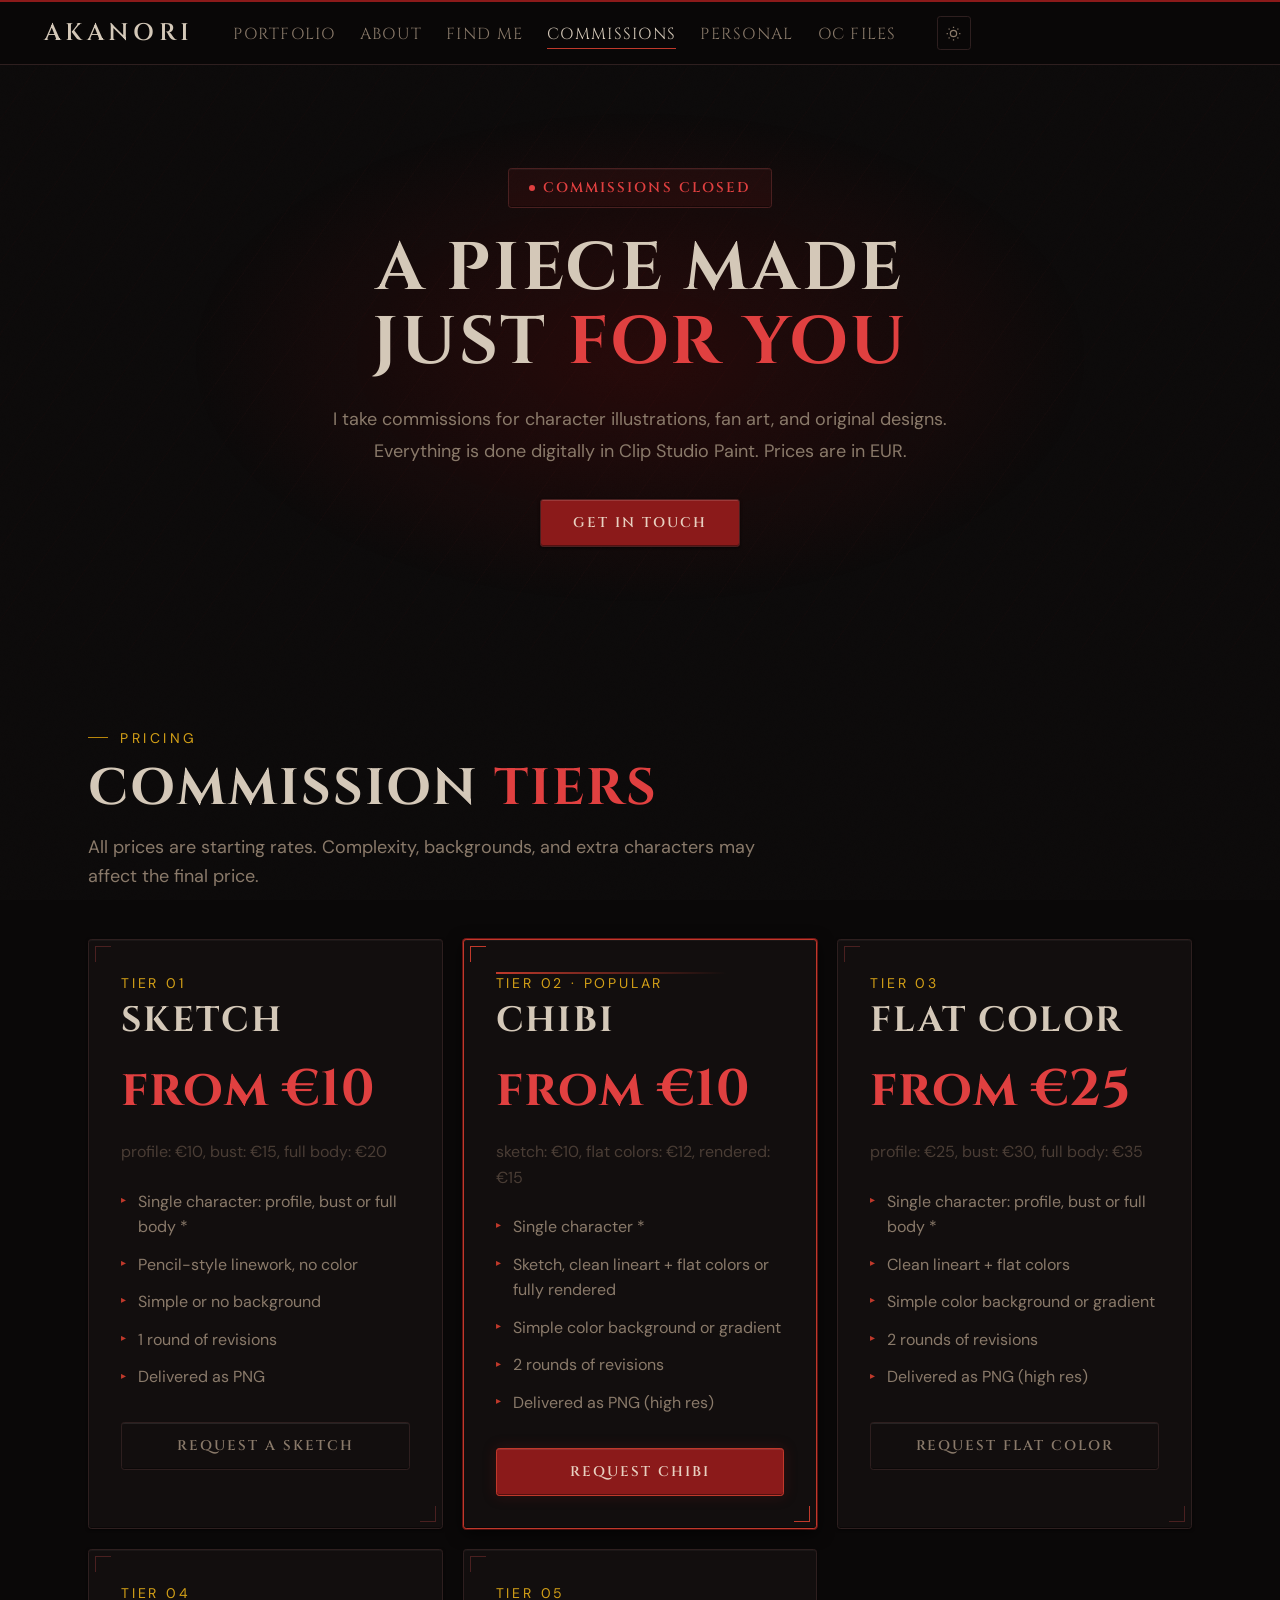
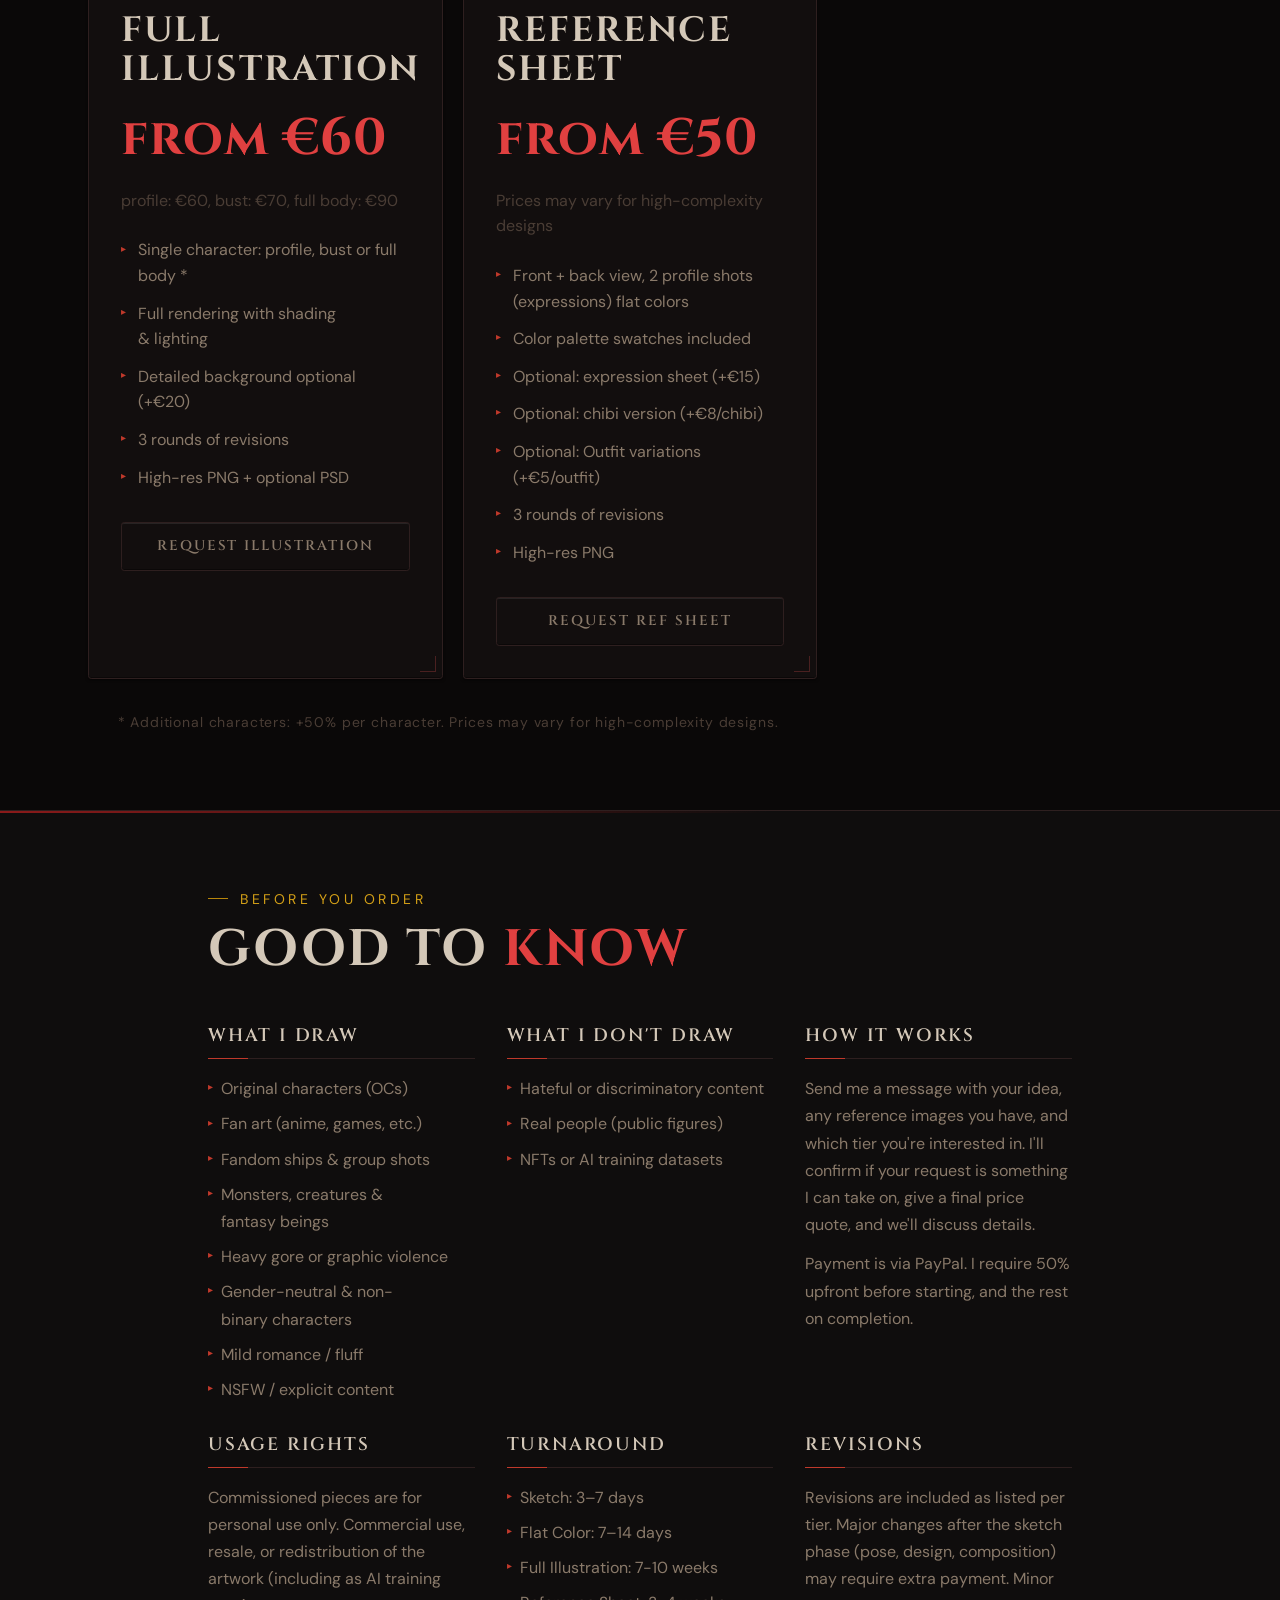
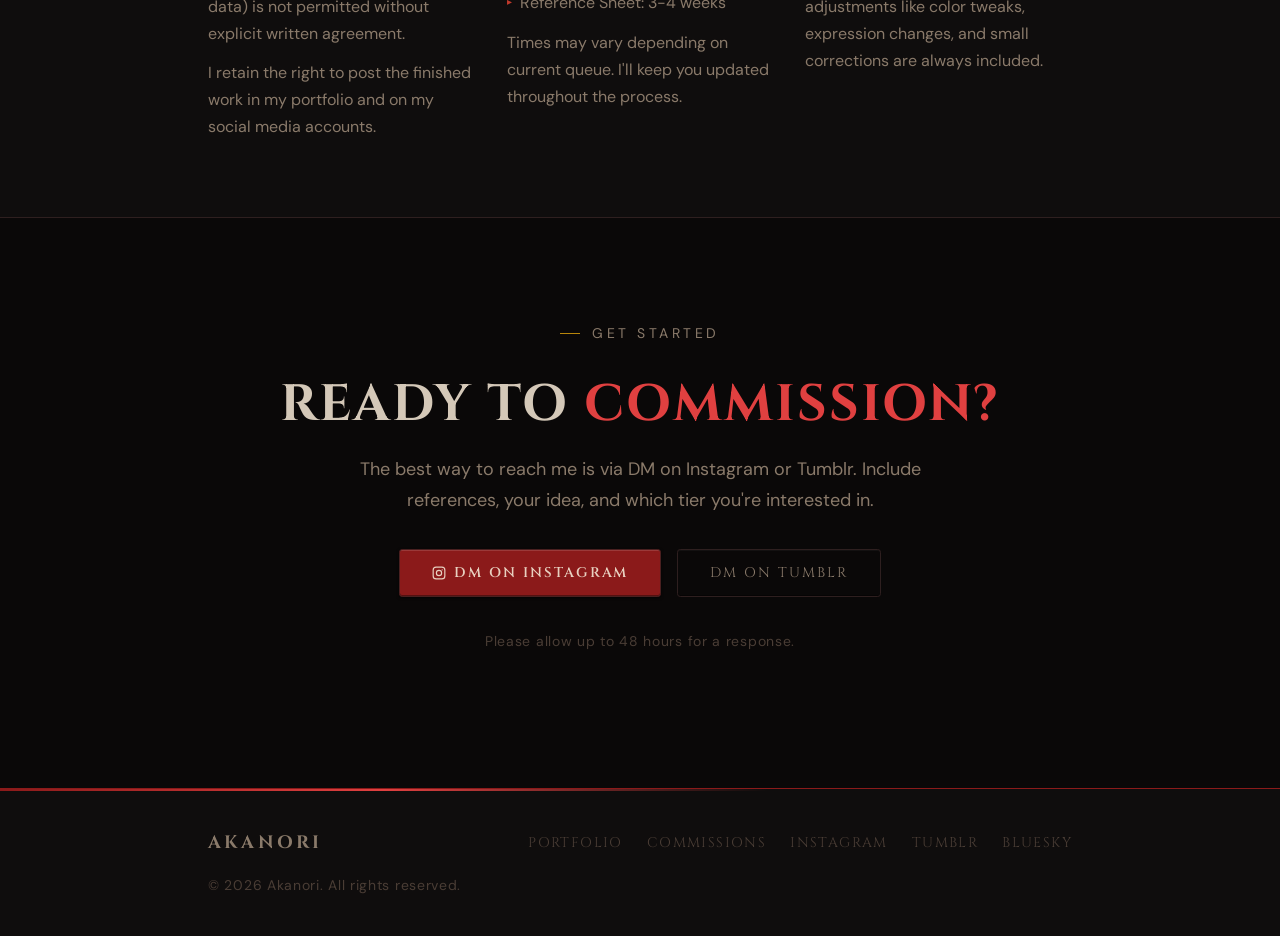
<file: commissions.html>
<!DOCTYPE html>
<html lang="en" data-theme="dark">
<head>
  <meta charset="UTF-8">
  <meta name="viewport" content="width=device-width, initial-scale=1.0">
  <title>Commissions — Akanori</title>
  <meta name="description" content="Commission information and pricing for Akanori's digital art. Character design, illustrations, and fan art.">
  <meta property="og:title" content="Commissions — Akanori">
  <link rel="stylesheet" href="./style.css">
  <link rel="icon" href="favicon.svg" type="image/svg+xml">
</head>
<body>

  <!-- ====== HEADER ====== -->
  <header class="site-header" id="site-header">
    <div class="container">
      <nav class="nav">
        <a href="index.html" class="nav-logo" aria-label="Akanori — Home">
          <svg width="32" height="32" viewBox="0 0 32 32" fill="none" aria-hidden="true">
            <path d="M16 2 L28 9 L28 23 L16 30 L4 23 L4 9 Z" stroke="currentColor" stroke-width="1" opacity="0.4" fill="none"/>
            <path d="M16 9 L21 23 L16 20.5 L11 23 Z" fill="none" stroke="currentColor" stroke-width="1.4" stroke-linejoin="round" opacity="0.9"/>
            <line x1="13" y1="18" x2="19" y2="18" stroke="currentColor" stroke-width="1" opacity="0.7"/>
            <path d="M4 9 L7 9 M4 9 L4 12" stroke="currentColor" stroke-width="1" opacity="0.5"/>
            <path d="M28 9 L25 9 M28 9 L28 12" stroke="currentColor" stroke-width="1" opacity="0.5"/>
          </svg>
          <span class="nav-logo-text">Akanori</span>
        </a>

        <ul class="nav-links" id="nav-links" role="list">
          <li><a href="index.html">Portfolio</a></li>
          <li><a href="index.html#about">About</a></li>
          <li><a href="index.html#socials">Find me</a></li>
          <li><a href="commissions.html" class="active">Commissions</a></li>
          <li><a href="about-me.html" style="white-space:nowrap;">Personal</a></li>
          <li><a href="oc.html" style="white-space:nowrap;">OC Files</a></li>
        </ul>

        <div class="nav-actions">
          <button class="btn-theme" data-theme-toggle aria-label="Switch to light mode">
            <svg width="15" height="15" viewBox="0 0 24 24" fill="none" stroke="currentColor" stroke-width="2"><path d="M21 12.79A9 9 0 1 1 11.21 3 7 7 0 0 0 21 12.79z"/></svg>
          </button>
          <button class="nav-hamburger" id="nav-hamburger" aria-label="Open menu">
            <span></span><span></span><span></span>
          </button>
        </div>
      </nav>
    </div>
  </header>

  <main>

    <!-- ====== HERO ====== -->
    <section class="comm-hero">
      <!-- BG hatch -->
      <div style="position:absolute;inset:0;background-image:repeating-linear-gradient(-55deg,transparent,transparent 40px,rgba(139,26,26,0.03) 40px,rgba(139,26,26,0.03) 41px);pointer-events:none;z-index:0;"></div>
      <div style="position:absolute;inset:0;background:radial-gradient(ellipse 50% 60% at 50% 50%,rgba(120,10,10,0.25),transparent 70%);pointer-events:none;z-index:0;"></div>
      <div class="container" style="position:relative;z-index:1;">
        <div class="fade-up">
          <div class="status-badge status-badge--closed" style="margin:0 auto var(--space-6);display:inline-flex;">
            <span class="dot"></span>
            Commissions Closed
          </div>
          <h1 class="comm-hero-title">
            A piece made<br>just <em>for you</em>
          </h1>
          <p class="comm-hero-sub">
            I take commissions for character illustrations, fan art, and
            original designs. Everything is done digitally in Clip Studio Paint.
            Prices are in EUR.
          </p>
          <a href="#contact" class="btn-primary" style="display:inline-flex;">Get in touch</a>
        </div>
      </div>
    </section>

    <!-- ====== TIERS ====== -->
    <section class="comm-tiers">
      <div class="container container--wide">
        <div class="section-header fade-up">
          <p class="section-eyebrow">Pricing</p>
          <h2 class="section-title">Commission <em>Tiers</em></h2>
          <p class="section-desc">All prices are starting rates. Complexity, backgrounds, and extra characters may affect the final price.</p>
        </div>

        <div class="comm-tiers-grid">

          <div class="tier-card fade-up">
            <p class="tier-label">Tier 01</p>
            <h3 class="tier-name">Sketch</h3>
            <div class="tier-price">from €10 <span>profile: €10, bust: €15, full body: €20</span></div>
            <ul class="tier-features">
              <li>Single character: profile, bust or full body *</li>
              <li>Pencil-style linework, no color</li>
              <li>Simple or no background</li>
              <li>1 round of revisions</li>
              <li>Delivered as PNG</li>
            </ul>
            <a href="#contact" class="btn-tier">Request a Sketch</a>
          </div>

                    <div class="tier-card tier-card--featured fade-up">
            <p class="tier-label">Tier 02 · Popular</p>
            <h3 class="tier-name">Chibi</h3>
            <div class="tier-price">from €10 <span>sketch: €10, flat colors: €12, rendered: €15</span></div>
            <ul class="tier-features">
              <li>Single character *</li>
              <li>Sketch, clean lineart + flat colors or fully rendered </li>
              <li>Simple color background or gradient</li>
              <li>2 rounds of revisions</li>
              <li>Delivered as PNG (high res)</li>
            </ul>
            <a href="#contact" class="btn-tier">Request Chibi</a>
          </div>

          <div class="tier-card tier-card fade-up">
            <p class="tier-label">Tier 03</p>
            <h3 class="tier-name">Flat Color</h3>
            <div class="tier-price">from €25 <span>profile: €25, bust: €30, full body: €35</span></div>
            <ul class="tier-features">
              <li>Single character: profile, bust or full body *</li>
              <li>Clean lineart + flat colors</li>
              <li>Simple color background or gradient</li>
              <li>2 rounds of revisions</li>
              <li>Delivered as PNG (high res)</li>
            </ul>
            <a href="#contact" class="btn-tier">Request Flat Color</a>
          </div>

          <div class="tier-card fade-up">
            <p class="tier-label">Tier 04</p>
            <h3 class="tier-name">Full Illustration</h3>
            <div class="tier-price">from €60 <span>profile: €60, bust: €70, full body: €90</span></div>
            <ul class="tier-features">
              <li>Single character: profile, bust or full body *</li>
              <li>Full rendering with shading &amp; lighting</li>
              <li>Detailed background optional (+€20)</li>
              <li>3 rounds of revisions</li>
              <li>High-res PNG + optional PSD</li>
            </ul>
            <a href="#contact" class="btn-tier">Request Illustration</a>
          </div>

          <div class="tier-card fade-up">
            <p class="tier-label">Tier 05</p>
            <h3 class="tier-name">Reference Sheet</h3>
            <div class="tier-price">from €50 <span>Prices may vary for high-complexity designs</span></div>
            <ul class="tier-features">
              <li>Front + back view, 2 profile shots (expressions) flat colors</li>
              <li>Color palette swatches included</li>
              <li>Optional: expression sheet (+€15)</li>
              <li>Optional: chibi version (+€8/chibi)</li>
              <li>Optional: Outfit variations (+€5/outfit)</li>
              <li>3 rounds of revisions</li>
              <li>High-res PNG</li>
            </ul>
            <a href="#contact" class="btn-tier">Request Ref Sheet</a>
          </div>

        </div>

        <p style="text-align:center;font-size:var(--text-xs);color:var(--color-text-faint);margin-top:var(--space-8);letter-spacing:0.06em;">
          * Additional characters: +50% per character. Prices may vary for high-complexity designs.
        </p>
      </div>
    </section>

    <!-- ====== INFO BLOCKS ====== -->
    <section class="comm-info">
      <div class="container">
        <div class="section-header fade-up">
          <p class="section-eyebrow">Before you order</p>
          <h2 class="section-title">Good to <em>know</em></h2>
        </div>
        <div class="comm-info-grid">

          <div class="comm-info-block fade-up">
            <h3>What I draw</h3>
            <ul>
              <li>Original characters (OCs)</li>
              <li>Fan art (anime, games, etc.)</li>
              <li>Fandom ships &amp; group shots</li>
              <li>Monsters, creatures &amp; fantasy beings</li>
              <li>Heavy gore or graphic violence</li>
              <li>Gender-neutral &amp; non-binary characters</li>
              <li>Mild romance / fluff</li>
              <li>NSFW / explicit content</li>
            </ul>
          </div>

          <div class="comm-info-block fade-up">
            <h3>What I don't draw</h3>
            <ul>
              <li>Hateful or discriminatory content</li>
              <li>Real people (public figures)</li>
              <li>NFTs or AI training datasets</li>
            </ul>
          </div>

          <div class="comm-info-block fade-up">
            <h3>How it works</h3>
            <p>Send me a message with your idea, any reference images you have, and which tier you're interested in. I'll confirm if your request is something I can take on, give a final price quote, and we'll discuss details.</p>
            <p style="margin-top:var(--space-3);">Payment is via PayPal. I require 50% upfront before starting, and the rest on completion.</p>
          </div>

          <div class="comm-info-block fade-up">
            <h3>Usage rights</h3>
            <p>Commissioned pieces are for personal use only. Commercial use, resale, or redistribution of the artwork (including as AI training data) is not permitted without explicit written agreement.</p>
            <p style="margin-top:var(--space-3);">I retain the right to post the finished work in my portfolio and on my social media accounts.</p>
          </div>

          <div class="comm-info-block fade-up">
            <h3>Turnaround</h3>
            <ul>
              <li>Sketch: 3–7 days</li>
              <li>Flat Color: 7–14 days</li>
              <li>Full Illustration: 7-10 weeks</li>
              <li>Reference Sheet: 3-4 weeks</li>
            </ul>
            <p style="margin-top:var(--space-3);">Times may vary depending on current queue. I'll keep you updated throughout the process.</p>
          </div>

          <div class="comm-info-block fade-up">
            <h3>Revisions</h3>
            <p>Revisions are included as listed per tier. Major changes after the sketch phase (pose, design, composition) may require extra payment. Minor adjustments like color tweaks, expression changes, and small corrections are always included.</p>
          </div>

        </div>
      </div>
    </section>

    <!-- ====== CONTACT CTA ====== -->
    <section class="comm-cta" id="contact">
      <div class="container">
        <div class="fade-up">
          <p class="section-eyebrow" style="justify-content:center;">Get started</p>
          <h2 class="comm-cta-title">Ready to <em>commission?</em></h2>
          <p>The best way to reach me is via DM on Instagram or Tumblr. Include references, your idea, and which tier you're interested in.</p>
          <div style="display:flex;gap:var(--space-4);justify-content:center;flex-wrap:wrap;margin-top:var(--space-8);">
            <a href="https://www.instagram.com/akanori.art/" target="_blank" rel="noopener" class="btn-primary">
              <svg width="14" height="14" viewBox="0 0 24 24" fill="none" stroke="currentColor" stroke-width="2" stroke-linecap="round" stroke-linejoin="round"><rect x="2" y="2" width="20" height="20" rx="5" ry="5"/><circle cx="12" cy="12" r="4.5"/><circle cx="17.5" cy="6.5" r="1" fill="currentColor" stroke="none"/></svg>
              DM on Instagram
            </a>
            <a href="https://www.tumblr.com/blog/akanorired" target="_blank" rel="noopener" class="btn-ghost">
              DM on Tumblr
            </a>
          </div>
          <p style="margin-top:var(--space-8);font-size:var(--text-xs);color:var(--color-text-faint);letter-spacing:0.05em;">
            Please allow up to 48 hours for a response.
          </p>
        </div>
      </div>
    </section>

  </main>

  <!-- ====== FOOTER ====== -->
  <footer class="site-footer">
    <div class="container">
      <div class="footer-inner">
        <a href="index.html" class="footer-logo">Akanori</a>
        <div class="footer-links">
          <a href="index.html">Portfolio</a>
          <a href="commissions.html">Commissions</a>
          <a href="https://www.instagram.com/akanori.art/" target="_blank" rel="noopener">Instagram</a>
          <a href="https://www.tumblr.com/blog/akanorired" target="_blank" rel="noopener">Tumblr</a>
          <a href="https://bsky.app/profile/akanori.bsky.social" target="_blank" rel="noopener">Bluesky</a>
        </div>
        <p class="footer-copy">© 2026 Akanori. All rights reserved.</p>
      </div>
    </div>
  </footer>

  <script>
    (function() {
      const toggle = document.querySelector('[data-theme-toggle]');
      const html = document.documentElement;
      let theme = 'dark';
      html.setAttribute('data-theme', theme);
      function updateIcon() {
        if (!toggle) return;
        toggle.innerHTML = theme === 'dark'
          ? '<svg width="15" height="15" viewBox="0 0 24 24" fill="none" stroke="currentColor" stroke-width="2"><circle cx="12" cy="12" r="5"/><path d="M12 1v2M12 21v2M4.22 4.22l1.42 1.42M18.36 18.36l1.42 1.42M1 12h2M21 12h2M4.22 19.78l1.42-1.42M18.36 5.64l1.42-1.42"/></svg>'
          : '<svg width="15" height="15" viewBox="0 0 24 24" fill="none" stroke="currentColor" stroke-width="2"><path d="M21 12.79A9 9 0 1 1 11.21 3 7 7 0 0 0 21 12.79z"/></svg>';
        toggle.setAttribute('aria-label', 'Switch to ' + (theme === 'dark' ? 'light' : 'dark') + ' mode');
      }
      updateIcon();
      toggle && toggle.addEventListener('click', () => {
        theme = theme === 'dark' ? 'light' : 'dark';
        html.setAttribute('data-theme', theme);
        updateIcon();
      });
    })();
    (function() {
      const header = document.getElementById('site-header');
      window.addEventListener('scroll', () => {
        header.classList.toggle('site-header--scrolled', window.scrollY > 10);
      }, { passive: true });
    })();
    (function() {
      const btn = document.getElementById('nav-hamburger');
      const links = document.getElementById('nav-links');
      if (!btn || !links) return;
      btn.addEventListener('click', () => { const open = links.classList.toggle('open'); btn.setAttribute('aria-expanded', open); });
    })();
    (function() {
      const els = document.querySelectorAll('.fade-up');
      if (!('IntersectionObserver' in window)) { els.forEach(el => el.classList.add('visible')); return; }
      const io = new IntersectionObserver((entries) => {
        entries.forEach(e => { if (e.isIntersecting) { e.target.classList.add('visible'); io.unobserve(e.target); } });
      }, { threshold: 0.08 });
      els.forEach(el => io.observe(el));
    })();
  </script>

<script data-pplx-inline-edit>
(function(){
  if(window===window.top)return;
  function inlineAll(orig,clone){
    if(orig.nodeType!==1)return;
    try{
      var cs=getComputedStyle(orig);
      var t='';
      for(var i=0;i<cs.length;i++){t+=cs[i]+':'+cs.getPropertyValue(cs[i])+';';}
      clone.style.cssText=t;
    }catch(e){}
    var oc=orig.children,cc=clone.children;
    for(var j=0;j<oc.length&&j<cc.length;j++){inlineAll(oc[j],cc[j]);}
  }
  function stripExternal(clone){
    var imgs=clone.querySelectorAll('img');
    for(var i=0;i<imgs.length;i++){
      var s=imgs[i].getAttribute('src');
      if(s&&!s.startsWith('data:'))imgs[i].removeAttribute('src');
    }
    var all=clone.querySelectorAll('*');
    for(var i=0;i<all.length;i++){
      var st=all[i].style.cssText;
      if(st&&st.indexOf('url(')>=0){
        all[i].style.cssText=st.replace(/url\(["']?(?!data:)[^)"']*["']?\)/gi,'none');
      }
    }
  }
  window.addEventListener('message',function(e){
    if(!e.data||e.data.type!=='INLINE_EDIT_CAPTURE_REQUEST')return;
    var scrollX=window.scrollX||window.pageXOffset||0;
    var scrollY=window.scrollY||window.pageYOffset||0;
    var w=window.innerWidth,h=window.innerHeight;
    try{
      var clone=document.documentElement.cloneNode(true);
      var rm=clone.querySelectorAll('script,link[rel="stylesheet"],style');
      for(var i=0;i<rm.length;i++){rm[i].remove();}
      inlineAll(document.documentElement,clone);
      stripExternal(clone);
      var html=new XMLSerializer().serializeToString(clone);
      var svg='<svg xmlns="http://www.w3.org/2000/svg" width="'+w+'" height="'+h+'">'
        +'<foreignObject width="100%" height="100%">'
        +'<div xmlns="http://www.w3.org/1999/xhtml" style="width:'+w+'px;height:'+h+'px;overflow:hidden">'
        +'<div style="transform:translate(-'+scrollX+'px,-'+scrollY+'px);transform-origin:top left">'
        +html+'</div></div></foreignObject></svg>';
      var svgUrl='data:image/svg+xml;charset=utf-8,'+encodeURIComponent(svg);
      var img=new Image();
      img.onload=function(){
        var c=document.createElement('canvas');c.width=w;c.height=h;
        c.getContext('2d').drawImage(img,0,0);
        window.parent.postMessage({type:'INLINE_EDIT_SCREENSHOT_RESULT',dataUrl:c.toDataURL('image/png'),scrollX:scrollX,scrollY:scrollY},'*');
      };
      img.onerror=function(){
        window.parent.postMessage({type:'INLINE_EDIT_SCREENSHOT_RESULT',dataUrl:null,scrollX:scrollX,scrollY:scrollY},'*');
      };
      img.src=svgUrl;
    }catch(err){
      window.parent.postMessage({type:'INLINE_EDIT_SCREENSHOT_RESULT',dataUrl:null,scrollX:scrollX,scrollY:scrollY},'*');
    }
  });
})();
</script></body>
</html>
</file>
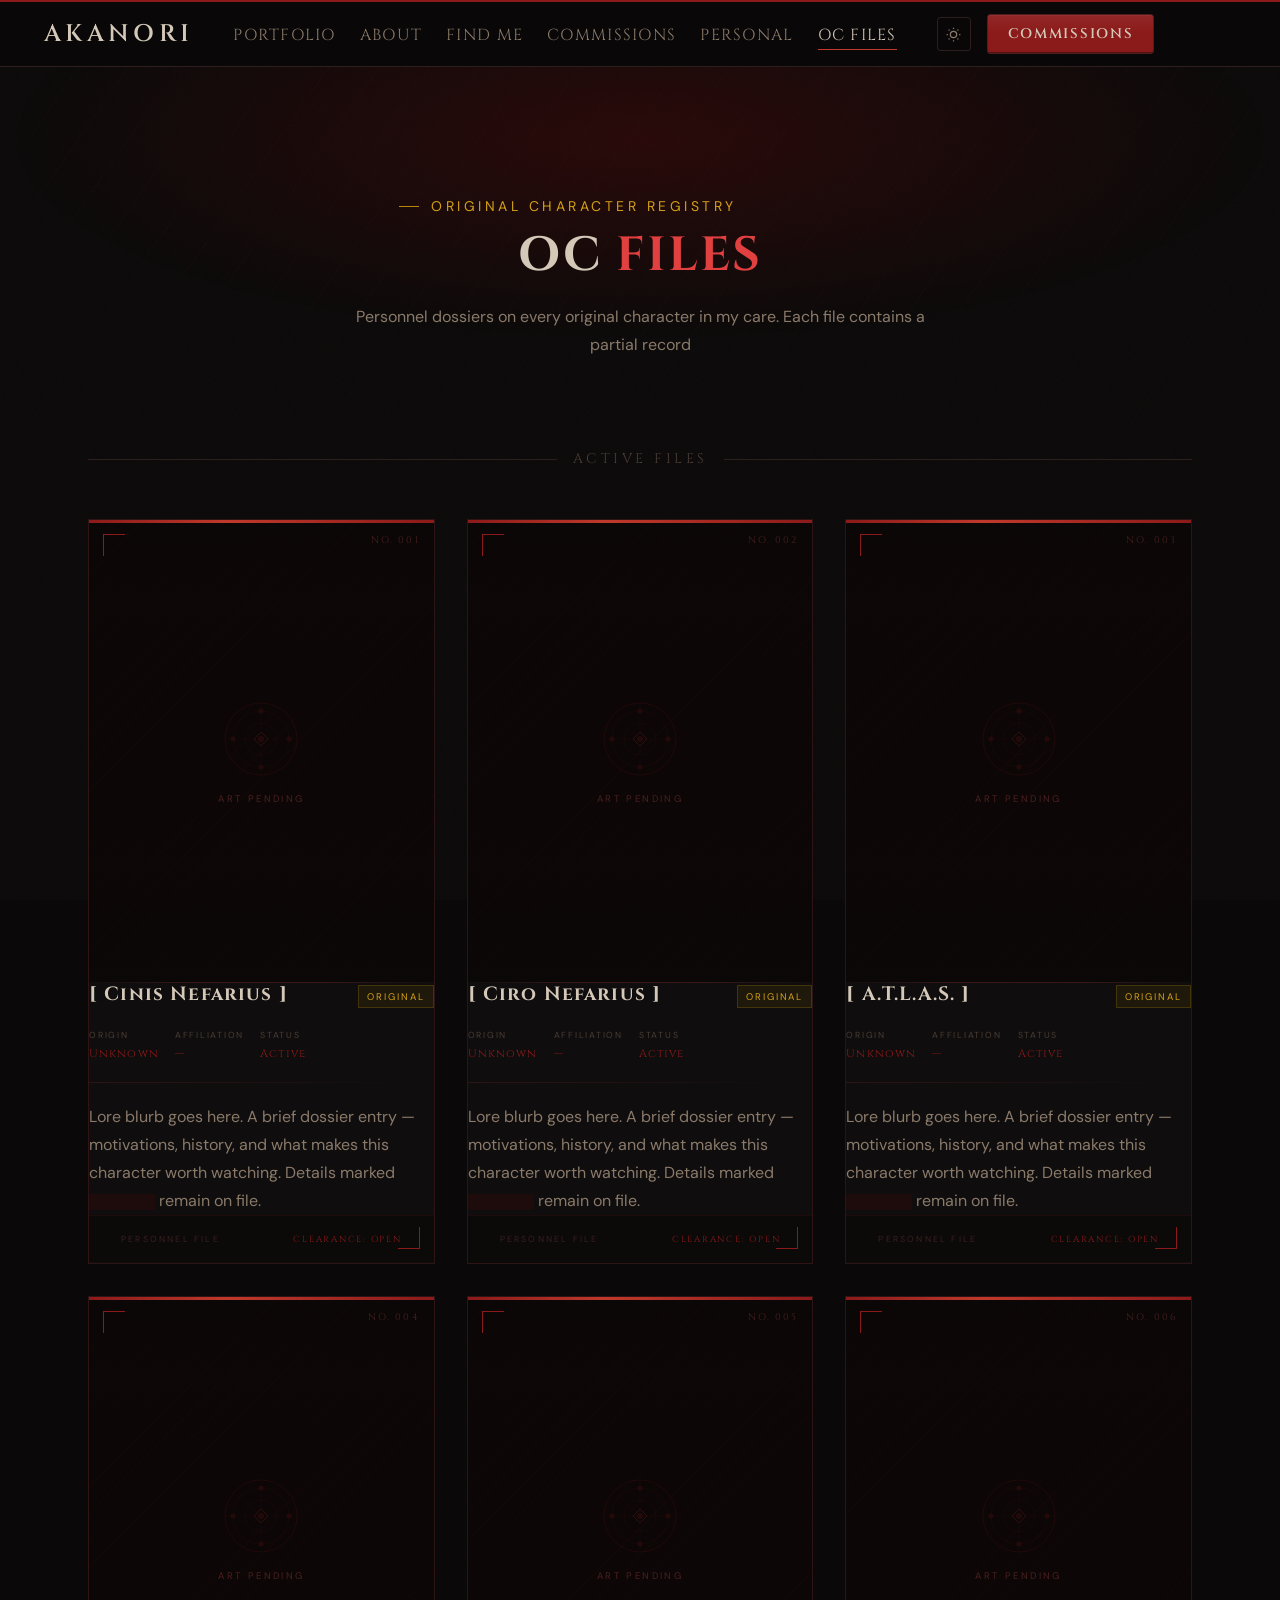
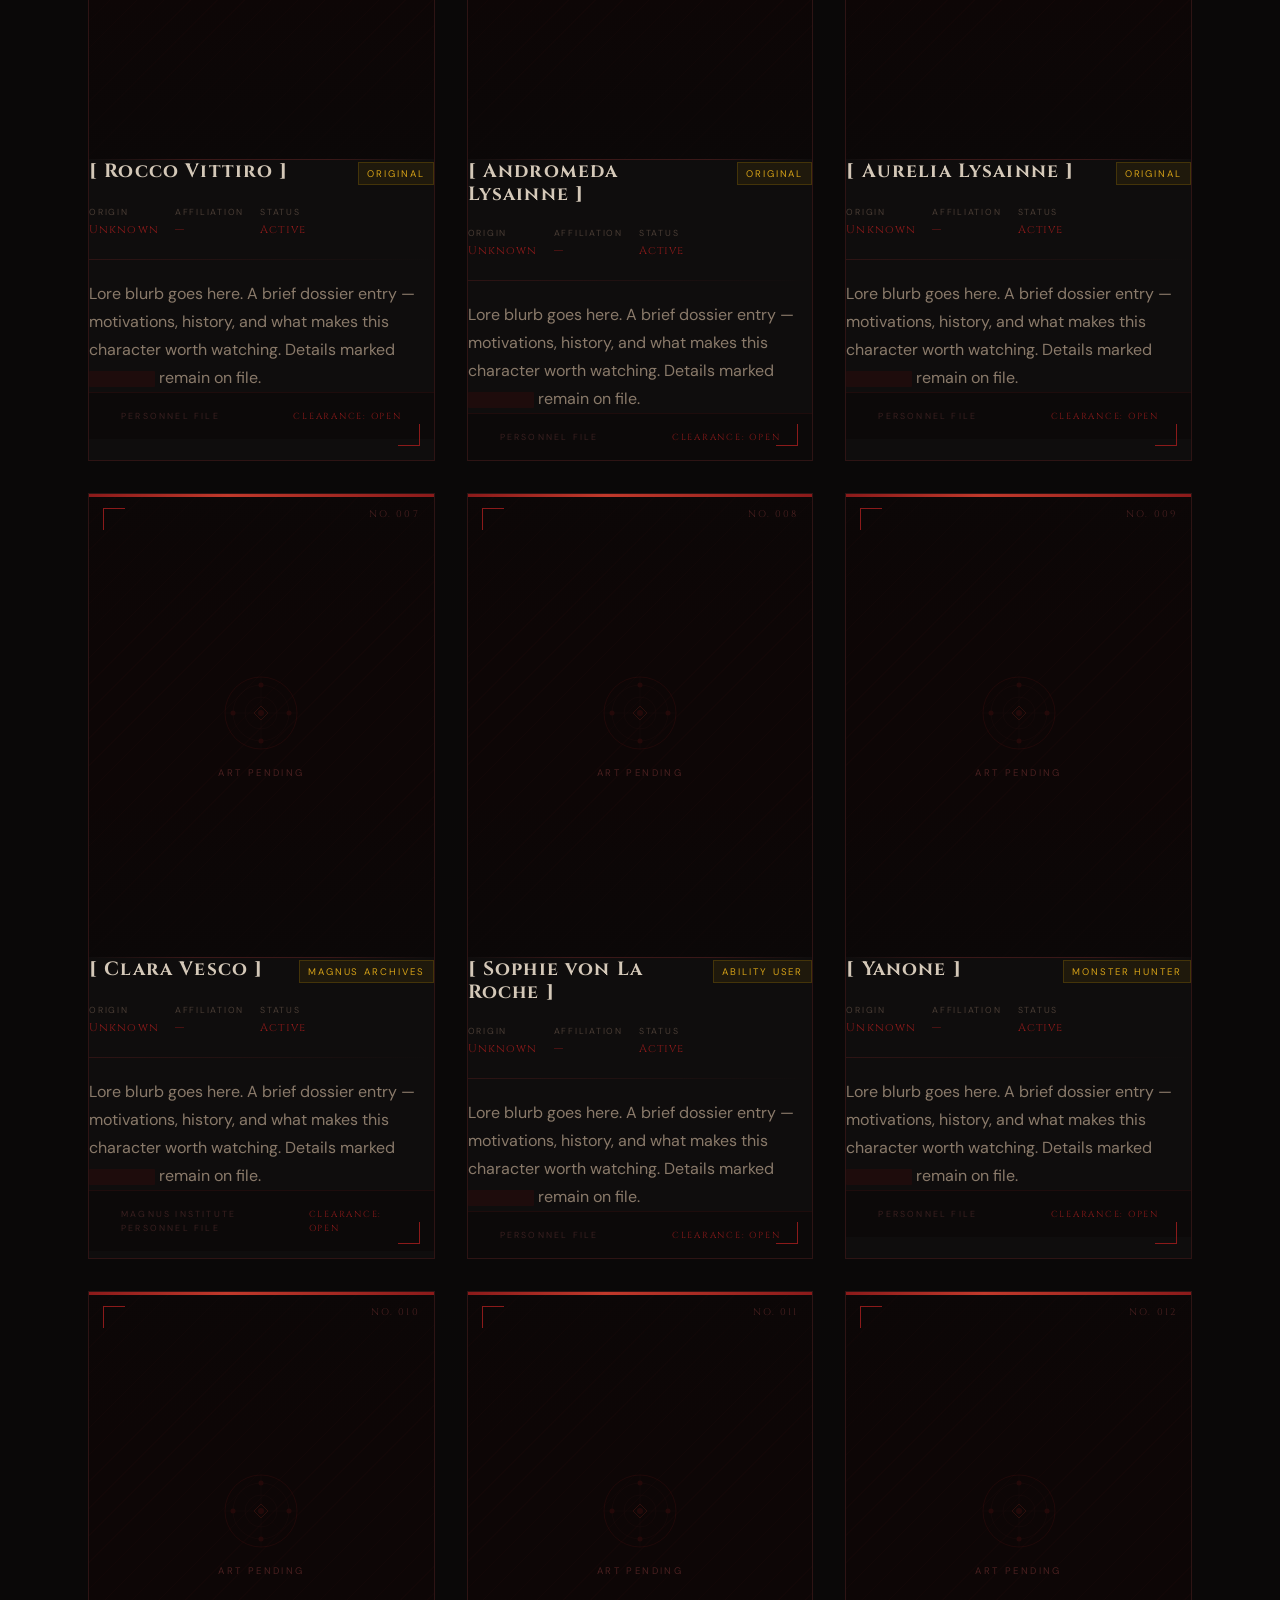
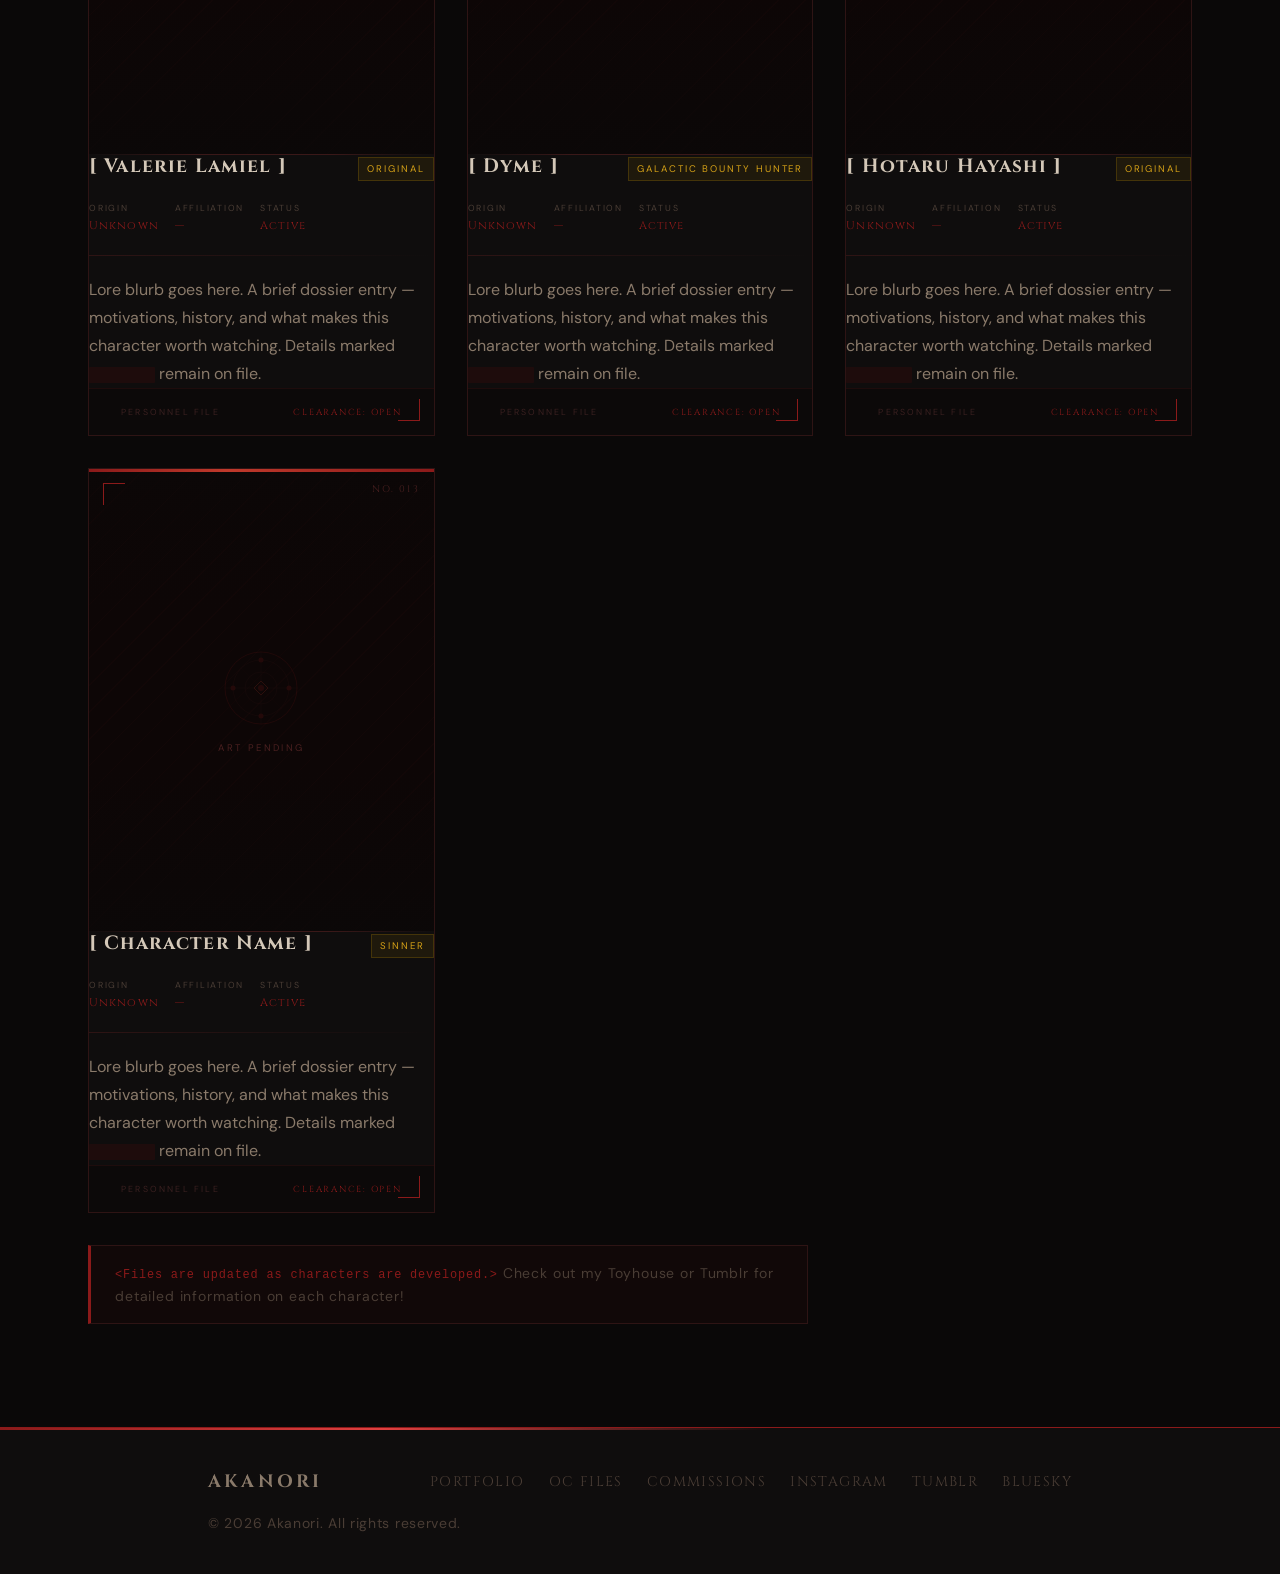
<file: oc.html>
<!DOCTYPE html>
<html lang="en" data-theme="dark">
<head>
  <meta charset="UTF-8">
  <meta name="viewport" content="width=device-width, initial-scale=1.0">
  <title>Original Characters — Akanori</title>
  <meta name="description" content="Akanori's original characters — sinner files, lore blurbs, and character art.">
  <link rel="stylesheet" href="style.css">
  <link rel="icon" href="favicon.svg" type="image/svg+xml">
  <style>

    /* ════════════════════════════════════════════════
       PAGE HERO
    ════════════════════════════════════════════════ */
    .oc-hero {
      position: relative;
      padding: var(--space-32) 0 var(--space-16);
      text-align: center;
      overflow: hidden;
    }
    .oc-hero::before {
      content: '';
      position: absolute; inset: 0;
      background-image: repeating-linear-gradient(
        -55deg, transparent, transparent 40px,
        rgba(139,26,26,0.04) 40px, rgba(139,26,26,0.04) 41px
      );
      pointer-events: none;
    }
    .oc-hero::after {
      content: '';
      position: absolute; inset: 0;
      background: radial-gradient(ellipse 70% 80% at 50% 20%, rgba(120,10,10,0.28), transparent 70%);
      pointer-events: none;
    }
    .oc-hero .container { position: relative; z-index: 1; }

    /* ════════════════════════════════════════════════
       CARD GRID
    ════════════════════════════════════════════════ */
    .oc-grid {
      display: grid;
      grid-template-columns: repeat(auto-fill, minmax(300px, 1fr));
      gap: var(--space-8);
      margin-top: var(--space-12);
    }

    /* ════════════════════════════════════════════════
       ID CARD — outer shell
    ════════════════════════════════════════════════ */
    .id-card {
      position: relative;
      background: var(--color-surface);
      border: 1px solid #2e1414;
      display: flex;
      flex-direction: column;
      overflow: hidden;
      transition: border-color 0.3s, box-shadow 0.3s;
    }
    .id-card:hover {
      border-color: #8b1a1a;
      box-shadow: 0 0 0 1px rgba(139,26,26,0.25),
                  0 12px 40px rgba(0,0,0,0.5);
    }

    /* Top red identification stripe */
    .id-card-stripe {
      height: 3px;
      background: linear-gradient(to right, #8b1a1a, #c0392b 40%, #8b1a1a);
    }

    /* Corner bracket — top-left */
    .id-card::before {
      content: '';
      position: absolute;
      top: 14px; left: 14px;
      width: 22px; height: 22px;
      border-top: 1.5px solid #8b1a1a;
      border-left: 1.5px solid #8b1a1a;
      pointer-events: none;
      z-index: 4;
    }
    /* Corner bracket — bottom-right */
    .id-card::after {
      content: '';
      position: absolute;
      bottom: 14px; right: 14px;
      width: 22px; height: 22px;
      border-bottom: 1.5px solid #8b1a1a;
      border-right: 1.5px solid #8b1a1a;
      pointer-events: none;
      z-index: 4;
    }

    /* ── Art slot ─────────────────────────────────── */
    .id-card-art {
      position: relative;
      width: 100%;
      aspect-ratio: 3 / 4;
      background: #0d0606;
      overflow: hidden;
      flex-shrink: 0;
    }

    /* Hatch texture inside art slot */
    .id-card-art::before {
      content: '';
      position: absolute; inset: 0;
      background-image:
        repeating-linear-gradient(-45deg,
          transparent, transparent 18px,
          rgba(139,26,26,0.035) 18px, rgba(139,26,26,0.035) 19px);
      z-index: 1;
    }

    /* Placeholder graphic */
    .id-card-art-placeholder {
      position: absolute; inset: 0;
      display: flex;
      flex-direction: column;
      align-items: center;
      justify-content: center;
      gap: var(--space-3);
      z-index: 2;
    }
    .id-card-art-placeholder svg {
      opacity: 0.18;
    }
    .id-card-art-placeholder span {
      font-family: 'DM Sans', sans-serif;
      font-size: 0.6rem;
      letter-spacing: 0.25em;
      text-transform: uppercase;
      color: #4a2020;
    }

    /* "No. XXX" stamp — top-right of art */
    .id-card-number {
      position: absolute;
      top: 10px; right: 14px;
      font-family: 'Cinzel', serif;
      font-size: 0.6rem;
      letter-spacing: 0.22em;
      color: #4a2020;
      z-index: 3;
      text-transform: uppercase;
    }

    /* Scanline vignette overlay */
    .id-card-art::after {
      content: '';
      position: absolute; inset: 0;
      background: linear-gradient(
        to bottom,
        rgba(10,8,8,0.45) 0%,
        transparent 30%,
        transparent 65%,
        rgba(10,8,8,0.7) 100%
      );
      z-index: 2;
      pointer-events: none;
    }

    /* ── Body area ────────────────────────────────── */
    .id-card-body {
      position: relative;
      padding: var(--space-8) var(--space-9) var(--space-10);
      display: flex;
      flex-direction: column;
      gap: var(--space-5);
      background: var(--color-surface);
    }

    /* Thin rule separating art from body */
    .id-card-rule {
      width: 100%;
      height: 1px;
      background: linear-gradient(to right, transparent, #3a1818 30%, #3a1818 70%, transparent);
      margin: 0;
      border: none;
    }

    /* Header row: name + class badge */
    .id-card-header {
      display: flex;
      align-items: flex-start;
      justify-content: space-between;
      gap: var(--space-3);
    }
    .id-card-name {
      font-family: 'Cinzel', serif;
      font-size: clamp(1rem, 2.5vw, 1.2rem);
      font-weight: 700;
      color: var(--color-text);
      letter-spacing: 0.06em;
      line-height: 1.2;
    }
    .id-card-class {
      font-family: 'DM Sans', sans-serif;
      font-size: 0.6rem;
      letter-spacing: 0.2em;
      text-transform: uppercase;
      color: #d4a017;
      background: rgba(180,130,0,0.1);
      border: 1px solid rgba(180,130,0,0.25);
      padding: 3px 8px;
      white-space: nowrap;
      flex-shrink: 0;
      margin-top: 2px;
    }

    /* Stat row */
    .id-card-stats {
      display: flex;
      gap: var(--space-4);
      flex-wrap: wrap;
    }
    .id-card-stat {
      display: flex;
      flex-direction: column;
      gap: 2px;
    }
    .id-card-stat-label {
      font-family: 'DM Sans', sans-serif;
      font-size: 0.55rem;
      letter-spacing: 0.2em;
      text-transform: uppercase;
      color: #4a3d35;
    }
    .id-card-stat-value {
      font-family: 'Cinzel', serif;
      font-size: 0.7rem;
      letter-spacing: 0.1em;
      color: #8b1a1a;
    }

    /* Divider between stats and lore */
    .id-card-lore-sep {
      width: 100%;
      height: 1px;
      background: linear-gradient(to right, #2e1414, transparent);
      border: none;
      margin: 0;
    }

    /* Lore blurb */
    .id-card-lore {
      font-family: 'DM Sans', sans-serif;
      font-size: var(--text-sm);
      color: var(--color-text-muted);
      line-height: 1.75;
    }

    /* "Classified" redaction bar (optional flavour element) */
    .id-card-redact {
      display: inline-block;
      background: #1e0c0c;
      color: transparent;
      user-select: none;
      font-size: var(--text-sm);
      line-height: 1;
      border-radius: 1px;
      height: 1em;
      width: 6ch;
      vertical-align: middle;
    }

    /* File status strip at bottom */
    .id-card-footer {
      display: flex;
      align-items: center;
      justify-content: space-between;
      padding: var(--space-4) var(--space-8);
      background: rgba(10,8,8,0.6);
      border-top: 1px solid #1e0c0c;
    }
    .id-card-footer-label {
      font-family: 'DM Sans', sans-serif;
      font-size: 0.55rem;
      letter-spacing: 0.25em;
      text-transform: uppercase;
      color: #3a2020;
    }
    .id-card-footer-status {
      font-family: 'Cinzel', serif;
      font-size: 0.55rem;
      letter-spacing: 0.2em;
      text-transform: uppercase;
      color: #8b1a1a;
    }

    /* ── SVG crosshair inside placeholder ─────────── */
    .art-crosshair {
      pointer-events: none;
    }

    /* ════════════════════════════════════════════════
       SECTION SEPARATOR (reused from about-me style)
    ════════════════════════════════════════════════ */
    .oc-sep {
      display: flex;
      align-items: center;
      gap: var(--space-4);
      margin: var(--space-6) 0 0;
    }
    .oc-sep::before, .oc-sep::after {
      content: '';
      flex: 1;
      height: 1px;
      background: var(--color-border);
    }
    .oc-sep-label {
      font-family: 'Cinzel', serif;
      font-size: var(--text-xs);
      letter-spacing: 0.25em;
      text-transform: uppercase;
      color: var(--color-text-faint);
      white-space: nowrap;
    }

    /* ════════════════════════════════════════════════
       NOTICE BANNER
    ════════════════════════════════════════════════ */
    .oc-notice {
      border: 1px solid #2e1414;
      border-left: 3px solid #8b1a1a;
      background: rgba(139,26,26,0.06);
      padding: var(--space-4) var(--space-6);
      font-family: 'DM Sans', sans-serif;
      font-size: var(--text-xs);
      color: var(--color-text-faint);
      letter-spacing: 0.06em;
      margin-top: var(--space-8);
    }

  </style>
</head>
<body>

  <!-- ====== HEADER ====== -->
  <header class="site-header" id="site-header">
    <div class="container">
      <nav class="nav">
        <a href="index.html" class="nav-logo" aria-label="Akanori — Home">
          <svg width="32" height="32" viewBox="0 0 32 32" fill="none" aria-hidden="true">
            <path d="M16 2 L28 9 L28 23 L16 30 L4 23 L4 9 Z" stroke="currentColor" stroke-width="1" opacity="0.4" fill="none"/>
            <path d="M16 9 L21 23 L16 20.5 L11 23 Z" fill="none" stroke="currentColor" stroke-width="1.4" stroke-linejoin="round" opacity="0.9"/>
            <line x1="13" y1="18" x2="19" y2="18" stroke="currentColor" stroke-width="1" opacity="0.7"/>
            <path d="M4 9 L7 9 M4 9 L4 12" stroke="currentColor" stroke-width="1" opacity="0.5"/>
            <path d="M28 9 L25 9 M28 9 L28 12" stroke="currentColor" stroke-width="1" opacity="0.5"/>
          </svg>
          <span class="nav-logo-text">Akanori</span>
        </a>

        <ul class="nav-links" id="nav-links" role="list">
          <li><a href="index.html">Portfolio</a></li>
          <li><a href="index.html#about">About</a></li>
          <li><a href="index.html#socials">Find me</a></li>
          <li><a href="commissions.html">Commissions</a></li>
          <li><a href="about-me.html" style="white-space:nowrap;">Personal</a></li>
          <li><a href="oc.html" class="active" style="white-space:nowrap;">OC Files</a></li>
        </ul>

        <div class="nav-actions">
          <button class="btn-theme" data-theme-toggle aria-label="Switch to light mode">
            <svg width="15" height="15" viewBox="0 0 24 24" fill="none" stroke="currentColor" stroke-width="2"><path d="M21 12.79A9 9 0 1 1 11.21 3 7 7 0 0 0 21 12.79z"/></svg>
          </button>
          <a href="commissions.html" class="btn-commissions">Commissions</a>
          <button class="nav-hamburger" id="nav-hamburger" aria-label="Open menu">
            <span></span><span></span><span></span>
          </button>
        </div>
      </nav>
    </div>
  </header>

  <main>

    <!-- ====== HERO ====== -->
    <section class="oc-hero">
      <div class="container">
        <div class="fade-up">
          <p class="section-eyebrow" style="justify-content:center;">Original Character Registry</p>
          <h1 class="section-title" style="font-size:clamp(2rem,5vw,3rem);margin-bottom:var(--space-5);">
            OC <em>Files</em>
          </h1>
          <p style="color:var(--color-text-muted);max-width:52ch;margin-inline:auto;line-height:1.8;font-size:var(--text-sm);">
            Personnel dossiers on every original character in my care. Each file contains a partial record
          </p>
        </div>
      </div>
    </section>

    <!-- ====== CARD GRID ====== -->
    <section class="section" style="padding-top:0;">
      <div class="container container--wide">

        <div class="oc-sep fade-up">
          <span class="oc-sep-label">Active Files</span>
        </div>

        <div class="oc-grid">

          <!-- ── CARD 1 ───────────────────────────── -->
          <article class="id-card fade-up">
            <div class="id-card-stripe"></div>

            <div class="id-card-art">
              <span class="id-card-number">No. 001</span>
              <div class="id-card-art-placeholder">
                <!-- Limbus-style crosshair emblem -->
                <svg class="art-crosshair" width="80" height="80" viewBox="0 0 80 80" fill="none">
                  <circle cx="40" cy="40" r="36" stroke="#8b1a1a" stroke-width="0.8"/>
                  <circle cx="40" cy="40" r="28" stroke="#4a2020" stroke-width="0.6"/>
                  <circle cx="40" cy="40" r="16" stroke="#4a2020" stroke-width="0.6"/>
                  <line x1="40" y1="4" x2="40" y2="76" stroke="#4a2020" stroke-width="0.5"/>
                  <line x1="4" y1="40" x2="76" y2="40" stroke="#4a2020" stroke-width="0.5"/>
                  <line x1="19" y1="19" x2="61" y2="61" stroke="#4a2020" stroke-width="0.4" opacity="0.5"/>
                  <line x1="61" y1="19" x2="19" y2="61" stroke="#4a2020" stroke-width="0.4" opacity="0.5"/>
                  <circle cx="40" cy="12" r="2.5" fill="#8b1a1a"/>
                  <circle cx="40" cy="68" r="2.5" fill="#8b1a1a"/>
                  <circle cx="12" cy="40" r="2.5" fill="#8b1a1a"/>
                  <circle cx="68" cy="40" r="2.5" fill="#8b1a1a"/>
                  <path d="M40 33 L47 40 L40 47 L33 40 Z" stroke="#c0392b" stroke-width="1" fill="none"/>
                  <circle cx="40" cy="40" r="3" fill="#8b1a1a"/>
                </svg>
                <span>Art Pending</span>
              </div>
            </div>

            <hr class="id-card-rule">

            <div class="id-card-body">
              <div class="id-card-header">
                <div class="id-card-name">[ Cinis Nefarius ]</div>
                <div class="id-card-class">Original</div>
              </div>

              <div class="id-card-stats">
                <div class="id-card-stat">
                  <span class="id-card-stat-label">Origin</span>
                  <span class="id-card-stat-value">Unknown</span>
                </div>
                <div class="id-card-stat">
                  <span class="id-card-stat-label">Affiliation</span>
                  <span class="id-card-stat-value">—</span>
                </div>
                <div class="id-card-stat">
                  <span class="id-card-stat-label">Status</span>
                  <span class="id-card-stat-value">Active</span>
                </div>
              </div>

              <hr class="id-card-lore-sep">

              <p class="id-card-lore">
                Lore blurb goes here. A brief dossier entry — motivations, history, and what makes this character worth watching. Details marked <span class="id-card-redact">REDACT</span> remain on file.
              </p>
            </div>

            <div class="id-card-footer">
              <span class="id-card-footer-label">Personnel File</span>
              <span class="id-card-footer-status">Clearance: Open</span>
            </div>
          </article>

          <!-- ── CARD 2 ───────────────────────────── -->
          <article class="id-card fade-up">
            <div class="id-card-stripe"></div>

            <div class="id-card-art">
              <span class="id-card-number">No. 002</span>
              <div class="id-card-art-placeholder">
                <svg class="art-crosshair" width="80" height="80" viewBox="0 0 80 80" fill="none">
                  <circle cx="40" cy="40" r="36" stroke="#8b1a1a" stroke-width="0.8"/>
                  <circle cx="40" cy="40" r="28" stroke="#4a2020" stroke-width="0.6"/>
                  <circle cx="40" cy="40" r="16" stroke="#4a2020" stroke-width="0.6"/>
                  <line x1="40" y1="4" x2="40" y2="76" stroke="#4a2020" stroke-width="0.5"/>
                  <line x1="4" y1="40" x2="76" y2="40" stroke="#4a2020" stroke-width="0.5"/>
                  <line x1="19" y1="19" x2="61" y2="61" stroke="#4a2020" stroke-width="0.4" opacity="0.5"/>
                  <line x1="61" y1="19" x2="19" y2="61" stroke="#4a2020" stroke-width="0.4" opacity="0.5"/>
                  <circle cx="40" cy="12" r="2.5" fill="#8b1a1a"/>
                  <circle cx="40" cy="68" r="2.5" fill="#8b1a1a"/>
                  <circle cx="12" cy="40" r="2.5" fill="#8b1a1a"/>
                  <circle cx="68" cy="40" r="2.5" fill="#8b1a1a"/>
                  <path d="M40 33 L47 40 L40 47 L33 40 Z" stroke="#c0392b" stroke-width="1" fill="none"/>
                  <circle cx="40" cy="40" r="3" fill="#8b1a1a"/>
                </svg>
                <span>Art Pending</span>
              </div>
            </div>

            <hr class="id-card-rule">

            <div class="id-card-body">
              <div class="id-card-header">
                <div class="id-card-name">[ Ciro Nefarius ]</div>
                <div class="id-card-class">Original</div>
              </div>

              <div class="id-card-stats">
                <div class="id-card-stat">
                  <span class="id-card-stat-label">Origin</span>
                  <span class="id-card-stat-value">Unknown</span>
                </div>
                <div class="id-card-stat">
                  <span class="id-card-stat-label">Affiliation</span>
                  <span class="id-card-stat-value">—</span>
                </div>
                <div class="id-card-stat">
                  <span class="id-card-stat-label">Status</span>
                  <span class="id-card-stat-value">Active</span>
                </div>
              </div>

              <hr class="id-card-lore-sep">

              <p class="id-card-lore">
                Lore blurb goes here. A brief dossier entry — motivations, history, and what makes this character worth watching. Details marked <span class="id-card-redact">REDACT</span> remain on file.
              </p>
            </div>

            <div class="id-card-footer">
              <span class="id-card-footer-label">Personnel File</span>
              <span class="id-card-footer-status">Clearance: Open</span>
            </div>
          </article>

          <!-- ── CARD 3 ───────────────────────────── -->
          <article class="id-card fade-up">
            <div class="id-card-stripe"></div>

            <div class="id-card-art">
              <span class="id-card-number">No. 003</span>
              <div class="id-card-art-placeholder">
                <svg class="art-crosshair" width="80" height="80" viewBox="0 0 80 80" fill="none">
                  <circle cx="40" cy="40" r="36" stroke="#8b1a1a" stroke-width="0.8"/>
                  <circle cx="40" cy="40" r="28" stroke="#4a2020" stroke-width="0.6"/>
                  <circle cx="40" cy="40" r="16" stroke="#4a2020" stroke-width="0.6"/>
                  <line x1="40" y1="4" x2="40" y2="76" stroke="#4a2020" stroke-width="0.5"/>
                  <line x1="4" y1="40" x2="76" y2="40" stroke="#4a2020" stroke-width="0.5"/>
                  <line x1="19" y1="19" x2="61" y2="61" stroke="#4a2020" stroke-width="0.4" opacity="0.5"/>
                  <line x1="61" y1="19" x2="19" y2="61" stroke="#4a2020" stroke-width="0.4" opacity="0.5"/>
                  <circle cx="40" cy="12" r="2.5" fill="#8b1a1a"/>
                  <circle cx="40" cy="68" r="2.5" fill="#8b1a1a"/>
                  <circle cx="12" cy="40" r="2.5" fill="#8b1a1a"/>
                  <circle cx="68" cy="40" r="2.5" fill="#8b1a1a"/>
                  <path d="M40 33 L47 40 L40 47 L33 40 Z" stroke="#c0392b" stroke-width="1" fill="none"/>
                  <circle cx="40" cy="40" r="3" fill="#8b1a1a"/>
                </svg>
                <span>Art Pending</span>
              </div>
            </div>

            <hr class="id-card-rule">

            <div class="id-card-body">
              <div class="id-card-header">
                <div class="id-card-name">[ A.T.L.A.S. ]</div>
                <div class="id-card-class">Original</div>
              </div>

              <div class="id-card-stats">
                <div class="id-card-stat">
                  <span class="id-card-stat-label">Origin</span>
                  <span class="id-card-stat-value">Unknown</span>
                </div>
                <div class="id-card-stat">
                  <span class="id-card-stat-label">Affiliation</span>
                  <span class="id-card-stat-value">—</span>
                </div>
                <div class="id-card-stat">
                  <span class="id-card-stat-label">Status</span>
                  <span class="id-card-stat-value">Active</span>
                </div>
              </div>

              <hr class="id-card-lore-sep">

              <p class="id-card-lore">
                Lore blurb goes here. A brief dossier entry — motivations, history, and what makes this character worth watching. Details marked <span class="id-card-redact">REDACT</span> remain on file.
              </p>
            </div>

            <div class="id-card-footer">
              <span class="id-card-footer-label">Personnel File</span>
              <span class="id-card-footer-status">Clearance: Open</span>
            </div>
          </article>

          <!-- ── CARD 4 ───────────────────────────── -->
          <article class="id-card fade-up">
            <div class="id-card-stripe"></div>

            <div class="id-card-art">
              <span class="id-card-number">No. 004</span>
              <div class="id-card-art-placeholder">
                <svg class="art-crosshair" width="80" height="80" viewBox="0 0 80 80" fill="none">
                  <circle cx="40" cy="40" r="36" stroke="#8b1a1a" stroke-width="0.8"/>
                  <circle cx="40" cy="40" r="28" stroke="#4a2020" stroke-width="0.6"/>
                  <circle cx="40" cy="40" r="16" stroke="#4a2020" stroke-width="0.6"/>
                  <line x1="40" y1="4" x2="40" y2="76" stroke="#4a2020" stroke-width="0.5"/>
                  <line x1="4" y1="40" x2="76" y2="40" stroke="#4a2020" stroke-width="0.5"/>
                  <line x1="19" y1="19" x2="61" y2="61" stroke="#4a2020" stroke-width="0.4" opacity="0.5"/>
                  <line x1="61" y1="19" x2="19" y2="61" stroke="#4a2020" stroke-width="0.4" opacity="0.5"/>
                  <circle cx="40" cy="12" r="2.5" fill="#8b1a1a"/>
                  <circle cx="40" cy="68" r="2.5" fill="#8b1a1a"/>
                  <circle cx="12" cy="40" r="2.5" fill="#8b1a1a"/>
                  <circle cx="68" cy="40" r="2.5" fill="#8b1a1a"/>
                  <path d="M40 33 L47 40 L40 47 L33 40 Z" stroke="#c0392b" stroke-width="1" fill="none"/>
                  <circle cx="40" cy="40" r="3" fill="#8b1a1a"/>
                </svg>
                <span>Art Pending</span>
              </div>
            </div>

            <hr class="id-card-rule">

            <div class="id-card-body">
              <div class="id-card-header">
                <div class="id-card-name">[ Rocco Vittiro ]</div>
                <div class="id-card-class">Original</div>
              </div>

              <div class="id-card-stats">
                <div class="id-card-stat">
                  <span class="id-card-stat-label">Origin</span>
                  <span class="id-card-stat-value">Unknown</span>
                </div>
                <div class="id-card-stat">
                  <span class="id-card-stat-label">Affiliation</span>
                  <span class="id-card-stat-value">—</span>
                </div>
                <div class="id-card-stat">
                  <span class="id-card-stat-label">Status</span>
                  <span class="id-card-stat-value">Active</span>
                </div>
              </div>

              <hr class="id-card-lore-sep">

              <p class="id-card-lore">
                Lore blurb goes here. A brief dossier entry — motivations, history, and what makes this character worth watching. Details marked <span class="id-card-redact">REDACT</span> remain on file.
              </p>
            </div>

            <div class="id-card-footer">
              <span class="id-card-footer-label">Personnel File</span>
              <span class="id-card-footer-status">Clearance: Open</span>
            </div>
          </article>

          <!-- ── CARD 5 ───────────────────────────── -->
          <article class="id-card fade-up">
            <div class="id-card-stripe"></div>

            <div class="id-card-art">
              <span class="id-card-number">No. 005</span>
              <div class="id-card-art-placeholder">
                <svg class="art-crosshair" width="80" height="80" viewBox="0 0 80 80" fill="none">
                  <circle cx="40" cy="40" r="36" stroke="#8b1a1a" stroke-width="0.8"/>
                  <circle cx="40" cy="40" r="28" stroke="#4a2020" stroke-width="0.6"/>
                  <circle cx="40" cy="40" r="16" stroke="#4a2020" stroke-width="0.6"/>
                  <line x1="40" y1="4" x2="40" y2="76" stroke="#4a2020" stroke-width="0.5"/>
                  <line x1="4" y1="40" x2="76" y2="40" stroke="#4a2020" stroke-width="0.5"/>
                  <line x1="19" y1="19" x2="61" y2="61" stroke="#4a2020" stroke-width="0.4" opacity="0.5"/>
                  <line x1="61" y1="19" x2="19" y2="61" stroke="#4a2020" stroke-width="0.4" opacity="0.5"/>
                  <circle cx="40" cy="12" r="2.5" fill="#8b1a1a"/>
                  <circle cx="40" cy="68" r="2.5" fill="#8b1a1a"/>
                  <circle cx="12" cy="40" r="2.5" fill="#8b1a1a"/>
                  <circle cx="68" cy="40" r="2.5" fill="#8b1a1a"/>
                  <path d="M40 33 L47 40 L40 47 L33 40 Z" stroke="#c0392b" stroke-width="1" fill="none"/>
                  <circle cx="40" cy="40" r="3" fill="#8b1a1a"/>
                </svg>
                <span>Art Pending</span>
              </div>
            </div>

            <hr class="id-card-rule">

            <div class="id-card-body">
              <div class="id-card-header">
                <div class="id-card-name">[ Andromeda Lysainne ]</div>
                <div class="id-card-class">Original</div>
              </div>

              <div class="id-card-stats">
                <div class="id-card-stat">
                  <span class="id-card-stat-label">Origin</span>
                  <span class="id-card-stat-value">Unknown</span>
                </div>
                <div class="id-card-stat">
                  <span class="id-card-stat-label">Affiliation</span>
                  <span class="id-card-stat-value">—</span>
                </div>
                <div class="id-card-stat">
                  <span class="id-card-stat-label">Status</span>
                  <span class="id-card-stat-value">Active</span>
                </div>
              </div>

              <hr class="id-card-lore-sep">

              <p class="id-card-lore">
                Lore blurb goes here. A brief dossier entry — motivations, history, and what makes this character worth watching. Details marked <span class="id-card-redact">REDACT</span> remain on file.
              </p>
            </div>

            <div class="id-card-footer">
              <span class="id-card-footer-label">Personnel File</span>
              <span class="id-card-footer-status">Clearance: Open</span>
            </div>
          </article>

          <!-- ── CARD 6 ───────────────────────────── -->
          <article class="id-card fade-up">
            <div class="id-card-stripe"></div>

            <div class="id-card-art">
              <span class="id-card-number">No. 006</span>
              <div class="id-card-art-placeholder">
                <svg class="art-crosshair" width="80" height="80" viewBox="0 0 80 80" fill="none">
                  <circle cx="40" cy="40" r="36" stroke="#8b1a1a" stroke-width="0.8"/>
                  <circle cx="40" cy="40" r="28" stroke="#4a2020" stroke-width="0.6"/>
                  <circle cx="40" cy="40" r="16" stroke="#4a2020" stroke-width="0.6"/>
                  <line x1="40" y1="4" x2="40" y2="76" stroke="#4a2020" stroke-width="0.5"/>
                  <line x1="4" y1="40" x2="76" y2="40" stroke="#4a2020" stroke-width="0.5"/>
                  <line x1="19" y1="19" x2="61" y2="61" stroke="#4a2020" stroke-width="0.4" opacity="0.5"/>
                  <line x1="61" y1="19" x2="19" y2="61" stroke="#4a2020" stroke-width="0.4" opacity="0.5"/>
                  <circle cx="40" cy="12" r="2.5" fill="#8b1a1a"/>
                  <circle cx="40" cy="68" r="2.5" fill="#8b1a1a"/>
                  <circle cx="12" cy="40" r="2.5" fill="#8b1a1a"/>
                  <circle cx="68" cy="40" r="2.5" fill="#8b1a1a"/>
                  <path d="M40 33 L47 40 L40 47 L33 40 Z" stroke="#c0392b" stroke-width="1" fill="none"/>
                  <circle cx="40" cy="40" r="3" fill="#8b1a1a"/>
                </svg>
                <span>Art Pending</span>
              </div>
            </div>

            <hr class="id-card-rule">

            <div class="id-card-body">
              <div class="id-card-header">
                <div class="id-card-name">[ Aurelia Lysainne ]</div>
                <div class="id-card-class">Original</div>
              </div>

              <div class="id-card-stats">
                <div class="id-card-stat">
                  <span class="id-card-stat-label">Origin</span>
                  <span class="id-card-stat-value">Unknown</span>
                </div>
                <div class="id-card-stat">
                  <span class="id-card-stat-label">Affiliation</span>
                  <span class="id-card-stat-value">—</span>
                </div>
                <div class="id-card-stat">
                  <span class="id-card-stat-label">Status</span>
                  <span class="id-card-stat-value">Active</span>
                </div>
              </div>

              <hr class="id-card-lore-sep">

              <p class="id-card-lore">
                Lore blurb goes here. A brief dossier entry — motivations, history, and what makes this character worth watching. Details marked <span class="id-card-redact">REDACT</span> remain on file.
              </p>
            </div>

            <div class="id-card-footer">
              <span class="id-card-footer-label">Personnel File</span>
              <span class="id-card-footer-status">Clearance: Open</span>
            </div>
          </article>

          <!-- ── CARD 7 ───────────────────────────── -->
          <article class="id-card fade-up">
            <div class="id-card-stripe"></div>

            <div class="id-card-art">
              <span class="id-card-number">No. 007</span>
              <div class="id-card-art-placeholder">
                <svg class="art-crosshair" width="80" height="80" viewBox="0 0 80 80" fill="none">
                  <circle cx="40" cy="40" r="36" stroke="#8b1a1a" stroke-width="0.8"/>
                  <circle cx="40" cy="40" r="28" stroke="#4a2020" stroke-width="0.6"/>
                  <circle cx="40" cy="40" r="16" stroke="#4a2020" stroke-width="0.6"/>
                  <line x1="40" y1="4" x2="40" y2="76" stroke="#4a2020" stroke-width="0.5"/>
                  <line x1="4" y1="40" x2="76" y2="40" stroke="#4a2020" stroke-width="0.5"/>
                  <line x1="19" y1="19" x2="61" y2="61" stroke="#4a2020" stroke-width="0.4" opacity="0.5"/>
                  <line x1="61" y1="19" x2="19" y2="61" stroke="#4a2020" stroke-width="0.4" opacity="0.5"/>
                  <circle cx="40" cy="12" r="2.5" fill="#8b1a1a"/>
                  <circle cx="40" cy="68" r="2.5" fill="#8b1a1a"/>
                  <circle cx="12" cy="40" r="2.5" fill="#8b1a1a"/>
                  <circle cx="68" cy="40" r="2.5" fill="#8b1a1a"/>
                  <path d="M40 33 L47 40 L40 47 L33 40 Z" stroke="#c0392b" stroke-width="1" fill="none"/>
                  <circle cx="40" cy="40" r="3" fill="#8b1a1a"/>
                </svg>
                <span>Art Pending</span>
              </div>
            </div>

            <hr class="id-card-rule">

            <div class="id-card-body">
              <div class="id-card-header">
                <div class="id-card-name">[ Clara Vesco ]</div>
                <div class="id-card-class">Magnus Archives</div>
              </div>

              <div class="id-card-stats">
                <div class="id-card-stat">
                  <span class="id-card-stat-label">Origin</span>
                  <span class="id-card-stat-value">Unknown</span>
                </div>
                <div class="id-card-stat">
                  <span class="id-card-stat-label">Affiliation</span>
                  <span class="id-card-stat-value">—</span>
                </div>
                <div class="id-card-stat">
                  <span class="id-card-stat-label">Status</span>
                  <span class="id-card-stat-value">Active</span>
                </div>
              </div>

              <hr class="id-card-lore-sep">

              <p class="id-card-lore">
                Lore blurb goes here. A brief dossier entry — motivations, history, and what makes this character worth watching. Details marked <span class="id-card-redact">REDACT</span> remain on file.
              </p>
            </div>

            <div class="id-card-footer">
              <span class="id-card-footer-label">Magnus Institute Personnel File</span>
              <span class="id-card-footer-status">Clearance: Open</span>
            </div>
          </article>

          <!-- ── CARD 8 ───────────────────────────── -->
          <article class="id-card fade-up">
            <div class="id-card-stripe"></div>

            <div class="id-card-art">
              <span class="id-card-number">No. 008</span>
              <div class="id-card-art-placeholder">
                <svg class="art-crosshair" width="80" height="80" viewBox="0 0 80 80" fill="none">
                  <circle cx="40" cy="40" r="36" stroke="#8b1a1a" stroke-width="0.8"/>
                  <circle cx="40" cy="40" r="28" stroke="#4a2020" stroke-width="0.6"/>
                  <circle cx="40" cy="40" r="16" stroke="#4a2020" stroke-width="0.6"/>
                  <line x1="40" y1="4" x2="40" y2="76" stroke="#4a2020" stroke-width="0.5"/>
                  <line x1="4" y1="40" x2="76" y2="40" stroke="#4a2020" stroke-width="0.5"/>
                  <line x1="19" y1="19" x2="61" y2="61" stroke="#4a2020" stroke-width="0.4" opacity="0.5"/>
                  <line x1="61" y1="19" x2="19" y2="61" stroke="#4a2020" stroke-width="0.4" opacity="0.5"/>
                  <circle cx="40" cy="12" r="2.5" fill="#8b1a1a"/>
                  <circle cx="40" cy="68" r="2.5" fill="#8b1a1a"/>
                  <circle cx="12" cy="40" r="2.5" fill="#8b1a1a"/>
                  <circle cx="68" cy="40" r="2.5" fill="#8b1a1a"/>
                  <path d="M40 33 L47 40 L40 47 L33 40 Z" stroke="#c0392b" stroke-width="1" fill="none"/>
                  <circle cx="40" cy="40" r="3" fill="#8b1a1a"/>
                </svg>
                <span>Art Pending</span>
              </div>
            </div>

            <hr class="id-card-rule">

            <div class="id-card-body">
              <div class="id-card-header">
                <div class="id-card-name">[ Sophie von La Roche ]</div>
                <div class="id-card-class">Ability User</div>
              </div>

              <div class="id-card-stats">
                <div class="id-card-stat">
                  <span class="id-card-stat-label">Origin</span>
                  <span class="id-card-stat-value">Unknown</span>
                </div>
                <div class="id-card-stat">
                  <span class="id-card-stat-label">Affiliation</span>
                  <span class="id-card-stat-value">—</span>
                </div>
                <div class="id-card-stat">
                  <span class="id-card-stat-label">Status</span>
                  <span class="id-card-stat-value">Active</span>
                </div>
              </div>

              <hr class="id-card-lore-sep">

              <p class="id-card-lore">
                Lore blurb goes here. A brief dossier entry — motivations, history, and what makes this character worth watching. Details marked <span class="id-card-redact">REDACT</span> remain on file.
              </p>
            </div>

            <div class="id-card-footer">
              <span class="id-card-footer-label">Personnel File</span>
              <span class="id-card-footer-status">Clearance: Open</span>
            </div>
          </article>

          <!-- ── CARD 9 ───────────────────────────── -->
          <article class="id-card fade-up">
            <div class="id-card-stripe"></div>

            <div class="id-card-art">
              <span class="id-card-number">No. 009</span>
              <div class="id-card-art-placeholder">
                <svg class="art-crosshair" width="80" height="80" viewBox="0 0 80 80" fill="none">
                  <circle cx="40" cy="40" r="36" stroke="#8b1a1a" stroke-width="0.8"/>
                  <circle cx="40" cy="40" r="28" stroke="#4a2020" stroke-width="0.6"/>
                  <circle cx="40" cy="40" r="16" stroke="#4a2020" stroke-width="0.6"/>
                  <line x1="40" y1="4" x2="40" y2="76" stroke="#4a2020" stroke-width="0.5"/>
                  <line x1="4" y1="40" x2="76" y2="40" stroke="#4a2020" stroke-width="0.5"/>
                  <line x1="19" y1="19" x2="61" y2="61" stroke="#4a2020" stroke-width="0.4" opacity="0.5"/>
                  <line x1="61" y1="19" x2="19" y2="61" stroke="#4a2020" stroke-width="0.4" opacity="0.5"/>
                  <circle cx="40" cy="12" r="2.5" fill="#8b1a1a"/>
                  <circle cx="40" cy="68" r="2.5" fill="#8b1a1a"/>
                  <circle cx="12" cy="40" r="2.5" fill="#8b1a1a"/>
                  <circle cx="68" cy="40" r="2.5" fill="#8b1a1a"/>
                  <path d="M40 33 L47 40 L40 47 L33 40 Z" stroke="#c0392b" stroke-width="1" fill="none"/>
                  <circle cx="40" cy="40" r="3" fill="#8b1a1a"/>
                </svg>
                <span>Art Pending</span>
              </div>
            </div>

            <hr class="id-card-rule">

            <div class="id-card-body">
              <div class="id-card-header">
                <div class="id-card-name">[ Yanone ]</div>
                <div class="id-card-class">Monster Hunter</div>
              </div>

              <div class="id-card-stats">
                <div class="id-card-stat">
                  <span class="id-card-stat-label">Origin</span>
                  <span class="id-card-stat-value">Unknown</span>
                </div>
                <div class="id-card-stat">
                  <span class="id-card-stat-label">Affiliation</span>
                  <span class="id-card-stat-value">—</span>
                </div>
                <div class="id-card-stat">
                  <span class="id-card-stat-label">Status</span>
                  <span class="id-card-stat-value">Active</span>
                </div>
              </div>

              <hr class="id-card-lore-sep">

              <p class="id-card-lore">
                Lore blurb goes here. A brief dossier entry — motivations, history, and what makes this character worth watching. Details marked <span class="id-card-redact">REDACT</span> remain on file.
              </p>
            </div>

            <div class="id-card-footer">
              <span class="id-card-footer-label">Personnel File</span>
              <span class="id-card-footer-status">Clearance: Open</span>
            </div>
          </article>

          <!-- ── CARD 10 ───────────────────────────── -->
          <article class="id-card fade-up">
            <div class="id-card-stripe"></div>

            <div class="id-card-art">
              <span class="id-card-number">No. 010</span>
              <div class="id-card-art-placeholder">
                <svg class="art-crosshair" width="80" height="80" viewBox="0 0 80 80" fill="none">
                  <circle cx="40" cy="40" r="36" stroke="#8b1a1a" stroke-width="0.8"/>
                  <circle cx="40" cy="40" r="28" stroke="#4a2020" stroke-width="0.6"/>
                  <circle cx="40" cy="40" r="16" stroke="#4a2020" stroke-width="0.6"/>
                  <line x1="40" y1="4" x2="40" y2="76" stroke="#4a2020" stroke-width="0.5"/>
                  <line x1="4" y1="40" x2="76" y2="40" stroke="#4a2020" stroke-width="0.5"/>
                  <line x1="19" y1="19" x2="61" y2="61" stroke="#4a2020" stroke-width="0.4" opacity="0.5"/>
                  <line x1="61" y1="19" x2="19" y2="61" stroke="#4a2020" stroke-width="0.4" opacity="0.5"/>
                  <circle cx="40" cy="12" r="2.5" fill="#8b1a1a"/>
                  <circle cx="40" cy="68" r="2.5" fill="#8b1a1a"/>
                  <circle cx="12" cy="40" r="2.5" fill="#8b1a1a"/>
                  <circle cx="68" cy="40" r="2.5" fill="#8b1a1a"/>
                  <path d="M40 33 L47 40 L40 47 L33 40 Z" stroke="#c0392b" stroke-width="1" fill="none"/>
                  <circle cx="40" cy="40" r="3" fill="#8b1a1a"/>
                </svg>
                <span>Art Pending</span>
              </div>
            </div>

            <hr class="id-card-rule">

            <div class="id-card-body">
              <div class="id-card-header">
                <div class="id-card-name">[ Valerie Lamiel ]</div>
                <div class="id-card-class">Original</div>
              </div>

              <div class="id-card-stats">
                <div class="id-card-stat">
                  <span class="id-card-stat-label">Origin</span>
                  <span class="id-card-stat-value">Unknown</span>
                </div>
                <div class="id-card-stat">
                  <span class="id-card-stat-label">Affiliation</span>
                  <span class="id-card-stat-value">—</span>
                </div>
                <div class="id-card-stat">
                  <span class="id-card-stat-label">Status</span>
                  <span class="id-card-stat-value">Active</span>
                </div>
              </div>

              <hr class="id-card-lore-sep">

              <p class="id-card-lore">
                Lore blurb goes here. A brief dossier entry — motivations, history, and what makes this character worth watching. Details marked <span class="id-card-redact">REDACT</span> remain on file.
              </p>
            </div>

            <div class="id-card-footer">
              <span class="id-card-footer-label">Personnel File</span>
              <span class="id-card-footer-status">Clearance: Open</span>
            </div>
          </article>

          <!-- ── CARD 11 ───────────────────────────── -->
          <article class="id-card fade-up">
            <div class="id-card-stripe"></div>

            <div class="id-card-art">
              <span class="id-card-number">No. 011</span>
              <div class="id-card-art-placeholder">
                <svg class="art-crosshair" width="80" height="80" viewBox="0 0 80 80" fill="none">
                  <circle cx="40" cy="40" r="36" stroke="#8b1a1a" stroke-width="0.8"/>
                  <circle cx="40" cy="40" r="28" stroke="#4a2020" stroke-width="0.6"/>
                  <circle cx="40" cy="40" r="16" stroke="#4a2020" stroke-width="0.6"/>
                  <line x1="40" y1="4" x2="40" y2="76" stroke="#4a2020" stroke-width="0.5"/>
                  <line x1="4" y1="40" x2="76" y2="40" stroke="#4a2020" stroke-width="0.5"/>
                  <line x1="19" y1="19" x2="61" y2="61" stroke="#4a2020" stroke-width="0.4" opacity="0.5"/>
                  <line x1="61" y1="19" x2="19" y2="61" stroke="#4a2020" stroke-width="0.4" opacity="0.5"/>
                  <circle cx="40" cy="12" r="2.5" fill="#8b1a1a"/>
                  <circle cx="40" cy="68" r="2.5" fill="#8b1a1a"/>
                  <circle cx="12" cy="40" r="2.5" fill="#8b1a1a"/>
                  <circle cx="68" cy="40" r="2.5" fill="#8b1a1a"/>
                  <path d="M40 33 L47 40 L40 47 L33 40 Z" stroke="#c0392b" stroke-width="1" fill="none"/>
                  <circle cx="40" cy="40" r="3" fill="#8b1a1a"/>
                </svg>
                <span>Art Pending</span>
              </div>
            </div>

            <hr class="id-card-rule">

            <div class="id-card-body">
              <div class="id-card-header">
                <div class="id-card-name">[ Dyme ]</div>
                <div class="id-card-class">Galactic Bounty Hunter</div>
              </div>

              <div class="id-card-stats">
                <div class="id-card-stat">
                  <span class="id-card-stat-label">Origin</span>
                  <span class="id-card-stat-value">Unknown</span>
                </div>
                <div class="id-card-stat">
                  <span class="id-card-stat-label">Affiliation</span>
                  <span class="id-card-stat-value">—</span>
                </div>
                <div class="id-card-stat">
                  <span class="id-card-stat-label">Status</span>
                  <span class="id-card-stat-value">Active</span>
                </div>
              </div>

              <hr class="id-card-lore-sep">

              <p class="id-card-lore">
                Lore blurb goes here. A brief dossier entry — motivations, history, and what makes this character worth watching. Details marked <span class="id-card-redact">REDACT</span> remain on file.
              </p>
            </div>

            <div class="id-card-footer">
              <span class="id-card-footer-label">Personnel File</span>
              <span class="id-card-footer-status">Clearance: Open</span>
            </div>
          </article>

          <!-- ── CARD 12 ───────────────────────────── -->
          <article class="id-card fade-up">
            <div class="id-card-stripe"></div>

            <div class="id-card-art">
              <span class="id-card-number">No. 012</span>
              <div class="id-card-art-placeholder">
                <svg class="art-crosshair" width="80" height="80" viewBox="0 0 80 80" fill="none">
                  <circle cx="40" cy="40" r="36" stroke="#8b1a1a" stroke-width="0.8"/>
                  <circle cx="40" cy="40" r="28" stroke="#4a2020" stroke-width="0.6"/>
                  <circle cx="40" cy="40" r="16" stroke="#4a2020" stroke-width="0.6"/>
                  <line x1="40" y1="4" x2="40" y2="76" stroke="#4a2020" stroke-width="0.5"/>
                  <line x1="4" y1="40" x2="76" y2="40" stroke="#4a2020" stroke-width="0.5"/>
                  <line x1="19" y1="19" x2="61" y2="61" stroke="#4a2020" stroke-width="0.4" opacity="0.5"/>
                  <line x1="61" y1="19" x2="19" y2="61" stroke="#4a2020" stroke-width="0.4" opacity="0.5"/>
                  <circle cx="40" cy="12" r="2.5" fill="#8b1a1a"/>
                  <circle cx="40" cy="68" r="2.5" fill="#8b1a1a"/>
                  <circle cx="12" cy="40" r="2.5" fill="#8b1a1a"/>
                  <circle cx="68" cy="40" r="2.5" fill="#8b1a1a"/>
                  <path d="M40 33 L47 40 L40 47 L33 40 Z" stroke="#c0392b" stroke-width="1" fill="none"/>
                  <circle cx="40" cy="40" r="3" fill="#8b1a1a"/>
                </svg>
                <span>Art Pending</span>
              </div>
            </div>

            <hr class="id-card-rule">

            <div class="id-card-body">
              <div class="id-card-header">
                <div class="id-card-name">[ Hotaru Hayashi ]</div>
                <div class="id-card-class">Original</div>
              </div>

              <div class="id-card-stats">
                <div class="id-card-stat">
                  <span class="id-card-stat-label">Origin</span>
                  <span class="id-card-stat-value">Unknown</span>
                </div>
                <div class="id-card-stat">
                  <span class="id-card-stat-label">Affiliation</span>
                  <span class="id-card-stat-value">—</span>
                </div>
                <div class="id-card-stat">
                  <span class="id-card-stat-label">Status</span>
                  <span class="id-card-stat-value">Active</span>
                </div>
              </div>

              <hr class="id-card-lore-sep">

              <p class="id-card-lore">
                Lore blurb goes here. A brief dossier entry — motivations, history, and what makes this character worth watching. Details marked <span class="id-card-redact">REDACT</span> remain on file.
              </p>
            </div>

            <div class="id-card-footer">
              <span class="id-card-footer-label">Personnel File</span>
              <span class="id-card-footer-status">Clearance: Open</span>
            </div>
          </article>

          <!-- ── CARD 13 ───────────────────────────── -->
          <article class="id-card fade-up">
            <div class="id-card-stripe"></div>

            <div class="id-card-art">
              <span class="id-card-number">No. 013</span>
              <div class="id-card-art-placeholder">
                <svg class="art-crosshair" width="80" height="80" viewBox="0 0 80 80" fill="none">
                  <circle cx="40" cy="40" r="36" stroke="#8b1a1a" stroke-width="0.8"/>
                  <circle cx="40" cy="40" r="28" stroke="#4a2020" stroke-width="0.6"/>
                  <circle cx="40" cy="40" r="16" stroke="#4a2020" stroke-width="0.6"/>
                  <line x1="40" y1="4" x2="40" y2="76" stroke="#4a2020" stroke-width="0.5"/>
                  <line x1="4" y1="40" x2="76" y2="40" stroke="#4a2020" stroke-width="0.5"/>
                  <line x1="19" y1="19" x2="61" y2="61" stroke="#4a2020" stroke-width="0.4" opacity="0.5"/>
                  <line x1="61" y1="19" x2="19" y2="61" stroke="#4a2020" stroke-width="0.4" opacity="0.5"/>
                  <circle cx="40" cy="12" r="2.5" fill="#8b1a1a"/>
                  <circle cx="40" cy="68" r="2.5" fill="#8b1a1a"/>
                  <circle cx="12" cy="40" r="2.5" fill="#8b1a1a"/>
                  <circle cx="68" cy="40" r="2.5" fill="#8b1a1a"/>
                  <path d="M40 33 L47 40 L40 47 L33 40 Z" stroke="#c0392b" stroke-width="1" fill="none"/>
                  <circle cx="40" cy="40" r="3" fill="#8b1a1a"/>
                </svg>
                <span>Art Pending</span>
              </div>
            </div>

            <hr class="id-card-rule">

            <div class="id-card-body">
              <div class="id-card-header">
                <div class="id-card-name">[ Character Name ]</div>
                <div class="id-card-class">Sinner</div>
              </div>

              <div class="id-card-stats">
                <div class="id-card-stat">
                  <span class="id-card-stat-label">Origin</span>
                  <span class="id-card-stat-value">Unknown</span>
                </div>
                <div class="id-card-stat">
                  <span class="id-card-stat-label">Affiliation</span>
                  <span class="id-card-stat-value">—</span>
                </div>
                <div class="id-card-stat">
                  <span class="id-card-stat-label">Status</span>
                  <span class="id-card-stat-value">Active</span>
                </div>
              </div>

              <hr class="id-card-lore-sep">

              <p class="id-card-lore">
                Lore blurb goes here. A brief dossier entry — motivations, history, and what makes this character worth watching. Details marked <span class="id-card-redact">REDACT</span> remain on file.
              </p>
            </div>

            <div class="id-card-footer">
              <span class="id-card-footer-label">Personnel File</span>
              <span class="id-card-footer-status">Clearance: Open</span>
            </div>
          </article>

        </div><!-- /oc-grid -->

        <!-- Notice -->
        <!--New cards can be added by duplicating any <code style="font-family:monospace;font-size:0.85em;color:#8b1a1a;">&lt;article class="id-card"&gt;</code> block.-->
        <p class="oc-notice fade-up">
        <code style="font-family:monospace;font-size:0.85em;color:#8b1a1a;">&lt;Files are updated as characters are developed.&gt;</code>
        Check out my Toyhouse or Tumblr for detailed information on each character! 
        </p>

      </div>
    </section>

  </main>

  <!-- ====== FOOTER ====== -->
  <footer class="site-footer">
    <div class="container">
      <div class="footer-inner">
        <a href="index.html" class="footer-logo">Akanori</a>
        <div class="footer-links">
          <a href="index.html">Portfolio</a>
          <a href="oc.html">OC Files</a>
          <a href="commissions.html">Commissions</a>
          <a href="https://www.instagram.com/akanori.art/" target="_blank" rel="noopener">Instagram</a>
          <a href="https://www.tumblr.com/blog/akanorired" target="_blank" rel="noopener">Tumblr</a>
          <a href="https://bsky.app/profile/akanori.bsky.social" target="_blank" rel="noopener">Bluesky</a>
        </div>
        <p class="footer-copy">© 2026 Akanori. All rights reserved.</p>
      </div>
    </div>
  </footer>

  <script>
    (function() {
      const toggle = document.querySelector('[data-theme-toggle]');
      const html = document.documentElement;
      let theme = 'dark';
      html.setAttribute('data-theme', theme);
      function updateIcon() {
        if (!toggle) return;
        toggle.innerHTML = theme === 'dark'
          ? '<svg width="15" height="15" viewBox="0 0 24 24" fill="none" stroke="currentColor" stroke-width="2"><circle cx="12" cy="12" r="5"/><path d="M12 1v2M12 21v2M4.22 4.22l1.42 1.42M18.36 18.36l1.42 1.42M1 12h2M21 12h2M4.22 19.78l1.42-1.42M18.36 5.64l1.42-1.42"/></svg>'
          : '<svg width="15" height="15" viewBox="0 0 24 24" fill="none" stroke="currentColor" stroke-width="2"><path d="M21 12.79A9 9 0 1 1 11.21 3 7 7 0 0 0 21 12.79z"/></svg>';
        toggle.setAttribute('aria-label', 'Switch to ' + (theme === 'dark' ? 'light' : 'dark') + ' mode');
      }
      updateIcon();
      toggle && toggle.addEventListener('click', () => {
        theme = theme === 'dark' ? 'light' : 'dark';
        html.setAttribute('data-theme', theme);
        updateIcon();
      });
    })();

    (function() {
      const header = document.getElementById('site-header');
      window.addEventListener('scroll', () => {
        header.classList.toggle('site-header--scrolled', window.scrollY > 10);
      }, { passive: true });
    })();

    (function() {
      const btn = document.getElementById('nav-hamburger');
      const links = document.getElementById('nav-links');
      if (!btn || !links) return;
      btn.addEventListener('click', () => {
        const open = links.classList.toggle('open');
        btn.setAttribute('aria-expanded', open);
      });
    })();

    (function() {
      const els = document.querySelectorAll('.fade-up');
      if (!('IntersectionObserver' in window)) { els.forEach(el => el.classList.add('visible')); return; }
      const io = new IntersectionObserver((entries) => {
        entries.forEach(e => { if (e.isIntersecting) { e.target.classList.add('visible'); io.unobserve(e.target); } });
      }, { threshold: 0.08 });
      els.forEach(el => io.observe(el));
    })();
  </script>
<script data-pplx-inline-edit>
(function(){
  if(window===window.top)return;
  function inlineAll(orig,clone){
    if(orig.nodeType!==1)return;
    try{
      var cs=getComputedStyle(orig);
      var t='';
      for(var i=0;i<cs.length;i++){t+=cs[i]+':'+cs.getPropertyValue(cs[i])+';';}
      clone.style.cssText=t;
    }catch(e){}
    var oc=orig.children,cc=clone.children;
    for(var j=0;j<oc.length&&j<cc.length;j++){inlineAll(oc[j],cc[j]);}
  }
  function stripExternal(clone){
    var imgs=clone.querySelectorAll('img');
    for(var i=0;i<imgs.length;i++){
      var s=imgs[i].getAttribute('src');
      if(s&&!s.startsWith('data:'))imgs[i].removeAttribute('src');
    }
    var all=clone.querySelectorAll('*');
    for(var i=0;i<all.length;i++){
      var st=all[i].style.cssText;
      if(st&&st.indexOf('url(')>=0){
        all[i].style.cssText=st.replace(/url\(["']?(?!data:)[^)"']*["']?\)/gi,'none');
      }
    }
  }
  window.addEventListener('message',function(e){
    if(!e.data||e.data.type!=='INLINE_EDIT_CAPTURE_REQUEST')return;
    var scrollX=window.scrollX||window.pageXOffset||0;
    var scrollY=window.scrollY||window.pageYOffset||0;
    var w=window.innerWidth,h=window.innerHeight;
    try{
      var clone=document.documentElement.cloneNode(true);
      var rm=clone.querySelectorAll('script,link[rel="stylesheet"],style');
      for(var i=0;i<rm.length;i++){rm[i].remove();}
      inlineAll(document.documentElement,clone);
      stripExternal(clone);
      var html=new XMLSerializer().serializeToString(clone);
      var svg='<svg xmlns="http://www.w3.org/2000/svg" width="'+w+'" height="'+h+'">'
        +'<foreignObject width="100%" height="100%">'
        +'<div xmlns="http://www.w3.org/1999/xhtml" style="width:'+w+'px;height:'+h+'px;overflow:hidden">'
        +'<div style="transform:translate(-'+scrollX+'px,-'+scrollY+'px);transform-origin:top left">'
        +html+'</div></div></foreignObject></svg>';
      var svgUrl='data:image/svg+xml;charset=utf-8,'+encodeURIComponent(svg);
      var img=new Image();
      img.onload=function(){
        var c=document.createElement('canvas');c.width=w;c.height=h;
        c.getContext('2d').drawImage(img,0,0);
        window.parent.postMessage({type:'INLINE_EDIT_SCREENSHOT_RESULT',dataUrl:c.toDataURL('image/png'),scrollX:scrollX,scrollY:scrollY},'*');
      };
      img.onerror=function(){
        window.parent.postMessage({type:'INLINE_EDIT_SCREENSHOT_RESULT',dataUrl:null,scrollX:scrollX,scrollY:scrollY},'*');
      };
      img.src=svgUrl;
    }catch(err){
      window.parent.postMessage({type:'INLINE_EDIT_SCREENSHOT_RESULT',dataUrl:null,scrollX:scrollX,scrollY:scrollY},'*');
    }
  });
})();
</script></body>
</html>
</file>
<file: style.css>
/* ============================
   AKANORI ART — Limbus Company Aesthetic
   Wine red & black, textured steel panels,
   beveled borders, Dante's hellbus vibes
   ============================ */

@import url('https://fonts.googleapis.com/css2?family=Cinzel:wght@400;600;700&family=DM+Sans:wght@300;400;500&display=swap');

/* ---- Tokens ---- */
:root {
  --font-display: 'Cinzel', 'Trajan Pro', Georgia, serif;
  --font-body: 'DM Sans', 'Helvetica Neue', sans-serif;

  --text-xs:   clamp(0.75rem,  0.7rem + 0.25vw, 0.875rem);
  --text-sm:   clamp(0.875rem, 0.8rem + 0.35vw, 1rem);
  --text-base: clamp(1rem,     0.95rem + 0.25vw, 1.125rem);
  --text-lg:   clamp(1.125rem, 1rem + 0.75vw,   1.5rem);
  --text-xl:   clamp(1.5rem,   1.2rem + 1.25vw, 2.25rem);
  --text-2xl:  clamp(2rem,     1.2rem + 2.5vw,  3.5rem);
  --text-3xl:  clamp(2.5rem,   1rem + 4vw,      5rem);
  --text-hero: clamp(3rem,     0.5rem + 7vw,    8rem);

  --space-1: 0.25rem;
  --space-2: 0.5rem;
  --space-3: 0.75rem;
  --space-4: 1rem;
  --space-5: 1.25rem;
  --space-6: 1.5rem;
  --space-8: 2rem;
  --space-10: 2.5rem;
  --space-12: 3rem;
  --space-16: 4rem;
  --space-20: 5rem;
  --space-24: 6rem;
  --space-32: 8rem;

  --radius-sm: 0.2rem;
  --radius-md: 0.25rem;
  --radius-lg: 0.35rem;
  --radius-xl: 0.5rem;
  --radius-full: 9999px;

  --transition: 180ms cubic-bezier(0.16, 1, 0.3, 1);
  --content-narrow: 640px;
  --content-default: 960px;
  --content-wide: 1200px;
}

/* ---- DARK MODE (primary) ---- */
:root,
[data-theme='dark'] {
  /* Deep steel-black backgrounds */
  --color-bg:           #0a0808;
  --color-surface:      #0f0d0d;
  --color-surface-2:    #141111;
  --color-surface-offset: #1a1616;
  --color-panel:        #120e0e;
  --color-border:       #2e1f1f;
  --color-border-bright:#4a2020;
  --color-divider:      #1e1414;

  --color-text:         #d4c8b8;
  --color-text-muted:   #8a7a6a;
  --color-text-faint:   #4a3d35;
  --color-text-inverse: #0a0808;

  /* Wine red primary */
  --color-primary:       #8b1a1a;
  --color-primary-bright:#b02020;
  --color-primary-hover: #a01e1e;
  --color-primary-glow:  rgba(139, 26, 26, 0.25);
  --color-primary-dim:   rgba(139, 26, 26, 0.12);

  /* Blood red highlights */
  --color-red:           #c0392b;
  --color-red-bright:    #e04040;
  --color-red-glow:      rgba(192, 57, 43, 0.3);

  /* Tarnished gold accent (Limbus uses amber/gold for labels) */
  --color-gold:          #b8860b;
  --color-gold-bright:   #d4a017;
  --color-gold-dim:      rgba(184, 134, 11, 0.15);

  --shadow-sm: 0 1px 3px rgba(0,0,0,0.6);
  --shadow-md: 0 4px 16px rgba(0,0,0,0.7);
  --shadow-lg: 0 12px 40px rgba(0,0,0,0.8);
  --shadow-inset: inset 0 1px 0 rgba(255,255,255,0.04), inset 0 -1px 0 rgba(0,0,0,0.4);

  /* Panel border effect: outer dark, inner light-on-top */
  --border-panel: 1px solid var(--color-border);
  --border-panel-bright: 1px solid var(--color-border-bright);
}

/* ---- LIGHT MODE ---- */
[data-theme='light'] {
  --color-bg:           #e8ddd5;
  --color-surface:      #f0e8df;
  --color-surface-2:    #f5ede4;
  --color-surface-offset: #ddd0c4;
  --color-panel:        #ede5dc;
  --color-border:       #b8a090;
  --color-border-bright:#8a6050;
  --color-divider:      #c8b8a8;

  --color-text:         #1e1008;
  --color-text-muted:   #5a4030;
  --color-text-faint:   #9a8070;
  --color-text-inverse: #f0e8df;

  --color-primary:       #7a1515;
  --color-primary-bright:#9a1a1a;
  --color-primary-hover: #8a1818;
  --color-primary-glow:  rgba(122, 21, 21, 0.2);
  --color-primary-dim:   rgba(122, 21, 21, 0.08);

  --color-red:           #a82820;
  --color-red-bright:    #c03028;
  --color-red-glow:      rgba(168, 40, 32, 0.25);

  --color-gold:          #9a6e08;
  --color-gold-bright:   #b07e10;
  --color-gold-dim:      rgba(154, 110, 8, 0.12);

  --shadow-sm: 0 1px 3px rgba(60,20,10,0.15);
  --shadow-md: 0 4px 16px rgba(60,20,10,0.2);
  --shadow-lg: 0 12px 40px rgba(60,20,10,0.25);
  --shadow-inset: inset 0 1px 0 rgba(255,255,255,0.5), inset 0 -1px 0 rgba(0,0,0,0.1);

  --border-panel: 1px solid var(--color-border);
  --border-panel-bright: 1px solid var(--color-border-bright);
}

@media (prefers-color-scheme: light) {
  :root:not([data-theme]) {
    --color-bg: #e8ddd5; --color-surface: #f0e8df; --color-surface-2: #f5ede4;
    --color-surface-offset: #ddd0c4; --color-panel: #ede5dc;
    --color-border: #b8a090; --color-border-bright: #8a6050; --color-divider: #c8b8a8;
    --color-text: #1e1008; --color-text-muted: #5a4030; --color-text-faint: #9a8070;
    --color-text-inverse: #f0e8df;
    --color-primary: #7a1515; --color-primary-bright: #9a1a1a; --color-primary-hover: #8a1818;
    --color-primary-glow: rgba(122,21,21,0.2); --color-primary-dim: rgba(122,21,21,0.08);
    --color-red: #a82820; --color-red-bright: #c03028; --color-red-glow: rgba(168,40,32,0.25);
    --color-gold: #9a6e08; --color-gold-bright: #b07e10; --color-gold-dim: rgba(154,110,8,0.12);
    --shadow-sm: 0 1px 3px rgba(60,20,10,0.15); --shadow-md: 0 4px 16px rgba(60,20,10,0.2);
    --shadow-lg: 0 12px 40px rgba(60,20,10,0.25);
    --shadow-inset: inset 0 1px 0 rgba(255,255,255,0.5), inset 0 -1px 0 rgba(0,0,0,0.1);
    --border-panel: 1px solid var(--color-border); --border-panel-bright: 1px solid var(--color-border-bright);
  }
}

/* ======== BASE ======== */
*, *::before, *::after { box-sizing: border-box; margin: 0; padding: 0; }

html {
  -webkit-font-smoothing: antialiased;
  -moz-osx-font-smoothing: grayscale;
  scroll-behavior: smooth;
  scroll-padding-top: var(--space-16);
}

/* Grain texture overlay on entire page */
body {
  min-height: 100dvh;
  font-family: var(--font-body);
  font-size: var(--text-base);
  line-height: 1.6;
  color: var(--color-text);
  background-color: var(--color-bg);
  transition: background-color 0.3s ease, color 0.3s ease;
  position: relative;
}
body::before {
  content: '';
  position: fixed;
  inset: 0;
  z-index: 0;
  pointer-events: none;
  opacity: 0.04;
  background-image: url("data:image/svg+xml,%3Csvg xmlns='http://www.w3.org/2000/svg' width='200' height='200'%3E%3Cfilter id='n'%3E%3CfeTurbulence type='fractalNoise' baseFrequency='0.9' numOctaves='4' stitchTiles='stitch'/%3E%3C/filter%3E%3Crect width='200' height='200' filter='url(%23n)' opacity='1'/%3E%3C/svg%3E");
  background-size: 180px 180px;
}
body > * { position: relative; z-index: 1; }

img, picture, video, canvas, svg { display: block; max-width: 100%; height: auto; }
ul[role='list'], ol[role='list'] { list-style: none; }
input, button, textarea, select { font: inherit; color: inherit; }

h1, h2, h3, h4, h5, h6 {
  font-family: var(--font-display);
  text-wrap: balance;
  line-height: 1.1;
  letter-spacing: 0.04em;
}

p, li { text-wrap: pretty; max-width: 72ch; }

::selection {
  background: var(--color-primary-glow);
  color: var(--color-text);
}
:focus-visible {
  outline: 1px solid var(--color-red);
  outline-offset: 3px;
  border-radius: var(--radius-sm);
}
@media (prefers-reduced-motion: reduce) {
  *, *::before, *::after { animation-duration: 0.01ms !important; transition-duration: 0.01ms !important; }
}
button { cursor: pointer; background: none; border: none; }
a { color: var(--color-red-bright); text-decoration: none; transition: color var(--transition); }
a:hover { color: var(--color-gold-bright); }

.sr-only {
  position: absolute; width: 1px; height: 1px; padding: 0;
  margin: -1px; overflow: hidden; clip: rect(0,0,0,0);
  white-space: nowrap; border-width: 0;
}

/* ======== LAYOUT ======== */
.container { width: 100%; max-width: var(--content-default); margin-inline: auto; padding-inline: clamp(var(--space-4), 4vw, var(--space-12)); }
.container--wide { max-width: var(--content-wide); }

/* ======== LIMBUS PANEL MIXIN ======== */
/* Beveled, aged steel panel look */
.panel {
  background: var(--color-panel);
  border: 1px solid var(--color-border);
  box-shadow: var(--shadow-inset), var(--shadow-sm);
  position: relative;
}
/* Corner bracket decoration */
.panel::before,
.panel::after {
  content: '';
  position: absolute;
  width: 12px;
  height: 12px;
  border-color: var(--color-border-bright);
  border-style: solid;
  border-width: 0;
  pointer-events: none;
  z-index: 1;
}
.panel::before { top: -1px; left: -1px; border-top-width: 2px; border-left-width: 2px; }
.panel::after  { bottom: -1px; right: -1px; border-bottom-width: 2px; border-right-width: 2px; }

/* ======== HEADER / NAV ======== */
.site-header {
  position: sticky;
  top: 0;
  z-index: 50;
  background: rgba(10, 8, 8, 0.94);
  backdrop-filter: blur(8px);
  -webkit-backdrop-filter: blur(8px);
  border-bottom: 1px solid var(--color-border);
  /* Top red stripe — classic Limbus top-bar accent */
  border-top: 2px solid var(--color-primary);
}
[data-theme='light'] .site-header {
  background: rgba(232, 221, 213, 0.95);
  border-top: 2px solid var(--color-primary);
}
.site-header--scrolled {
  box-shadow: 0 4px 20px rgba(0,0,0,0.7);
}

.nav {
  display: grid;
  grid-template-columns: 1fr auto 1fr;
  align-items: center;
  padding-block: var(--space-3);
  column-gap: var(--space-10);
  padding-left: 0;
}
.site-header .container {
  margin-inline-start: 0;
  padding-inline-start: clamp(var(--space-4), 3vw, var(--space-8));
}
.nav .nav-links {
  justify-content: center;
  margin-inline: 0;
}
.nav .nav-actions {
  justify-content: flex-end;
}

.nav-logo {
  display: flex;
  align-items: center;
  gap: var(--space-3);
  text-decoration: none;
  color: var(--color-text);
  flex-shrink: 0;
}
.nav-logo-text {
  font-family: var(--font-display);
  font-size: var(--text-lg);
  font-weight: 600;
  letter-spacing: 0.18em;
  text-transform: uppercase;
  color: var(--color-text);
}

.nav-links {
  display: flex;
  align-items: center;
  gap: var(--space-6);
  list-style: none;
  margin-inline: var(--space-8);
}
.nav-links a {
  font-family: var(--font-display);
  font-size: var(--text-sm);
  font-weight: 400;
  letter-spacing: 0.08em;
  text-transform: uppercase;
  color: var(--color-text-muted);
  text-decoration: none;
  transition: color var(--transition);
  position: relative;
  white-space: nowrap;
}
.nav-links a::after {
  content: '';
  position: absolute;
  bottom: -4px;
  left: 0; right: 100%;
  height: 1px;
  background: var(--color-red);
  transition: right var(--transition);
}
.nav-links a:hover,
.nav-links a.active {
  color: var(--color-text);
}
.nav-links a:hover::after,
.nav-links a.active::after {
  right: 0;
}

.nav-actions {
  display: flex;
  align-items: center;
  gap: var(--space-4);
  flex-shrink: 0;
}

.btn-theme {
  display: flex;
  align-items: center;
  justify-content: center;
  width: 34px;
  height: 34px;
  border-radius: var(--radius-sm);
  color: var(--color-text-muted);
  background: transparent;
  border: 1px solid var(--color-border);
  transition: all var(--transition);
}
.btn-theme:hover {
  color: var(--color-gold-bright);
  border-color: var(--color-gold);
  background: var(--color-gold-dim);
}

.btn-commissions {
  display: inline-flex;
  align-items: center;
  gap: var(--space-2);
  padding: var(--space-2) var(--space-5);
  border-radius: var(--radius-sm);
  font-family: var(--font-display);
  font-size: var(--text-xs);
  font-weight: 600;
  letter-spacing: 0.12em;
  text-transform: uppercase;
  background: var(--color-primary);
  color: var(--color-text);
  text-decoration: none;
  border: 1px solid var(--color-border-bright);
  box-shadow: var(--shadow-inset);
  transition: all var(--transition);
  white-space: nowrap;
  position: relative;
  overflow: hidden;
}
.btn-commissions::before {
  content: '';
  position: absolute;
  inset: 0;
  background: linear-gradient(180deg, rgba(255,255,255,0.06) 0%, transparent 50%);
  pointer-events: none;
}
.btn-commissions:hover {
  background: var(--color-primary-hover);
  color: #f0d8c8;
  box-shadow: var(--shadow-inset), 0 0 16px var(--color-primary-glow);
  border-color: var(--color-red);
}

.nav-hamburger {
  display: none;
  flex-direction: column;
  gap: 5px;
  width: 34px;
  height: 34px;
  align-items: center;
  justify-content: center;
  border: 1px solid var(--color-border);
  border-radius: var(--radius-sm);
  color: var(--color-text-muted);
  transition: all var(--transition);
}
.nav-hamburger:hover { color: var(--color-red); border-color: var(--color-red); }
.nav-hamburger span { display: block; width: 16px; height: 1.5px; background: currentColor; transition: all var(--transition); }

@media (max-width: 680px) {
  .nav-links { display: none; }
  .nav-links.open {
    display: flex;
    flex-direction: column;
    gap: var(--space-4);
    position: absolute;
    top: 100%;
    left: 0;
    right: 0;
    background: var(--color-bg);
    border-bottom: 1px solid var(--color-border);
    padding: var(--space-6);
    z-index: 40;
  }
  .nav-hamburger { display: flex; }
  .btn-commissions { display: none; }
}

/* ======== HERO ======== */
.hero {
  position: relative;
  min-height: 90vh;
  display: flex;
  align-items: center;
  overflow: hidden;
  padding-block: var(--space-24);
}

/* Dark background with red glow, diagonal scratched panel feel */
.hero-bg {
  position: absolute;
  inset: 0;
  z-index: 0;
  background:
    radial-gradient(ellipse 60% 70% at 75% 50%, rgba(120, 10, 10, 0.35), transparent 65%),
    radial-gradient(ellipse 40% 40% at 20% 80%, rgba(80, 5, 5, 0.2), transparent 55%),
    var(--color-bg);
}

/* Diagonal line motif — Limbus uses diagonal hatching on panels */
.hero-bg::before {
  content: '';
  position: absolute;
  inset: 0;
  background-image: repeating-linear-gradient(
    -55deg,
    transparent,
    transparent 40px,
    rgba(139, 26, 26, 0.025) 40px,
    rgba(139, 26, 26, 0.025) 41px
  );
  pointer-events: none;
}

/* Right-side decorative frame edge */
.hero-bg::after {
  content: '';
  position: absolute;
  top: 0;
  right: 0;
  bottom: 0;
  width: 3px;
  background: linear-gradient(to bottom, transparent, var(--color-primary) 30%, var(--color-red) 60%, transparent);
  opacity: 0.5;
}

.hero-content {
  position: relative;
  z-index: 1;
  max-width: 680px;
}

.hero-eyebrow {
  font-family: var(--font-body);
  font-size: var(--text-xs);
  font-weight: 500;
  letter-spacing: 0.25em;
  text-transform: uppercase;
  color: var(--color-gold-bright);
  margin-bottom: var(--space-5);
  display: flex;
  align-items: center;
  gap: var(--space-3);
}
.hero-eyebrow::before {
  content: '';
  display: block;
  width: 28px;
  height: 1px;
  background: var(--color-gold);
}

.hero-title {
  font-size: var(--text-hero);
  font-weight: 700;
  color: var(--color-text);
  line-height: 1.0;
  margin-bottom: var(--space-6);
  letter-spacing: 0.02em;
  text-shadow: 0 2px 20px rgba(0,0,0,0.8);
}
.hero-title em {
  font-style: normal;
  color: var(--color-red-bright);
  /* Slightly bleed glow */
  text-shadow: 0 0 30px rgba(192, 57, 43, 0.6), 0 2px 20px rgba(0,0,0,0.8);
}

.hero-sub {
  font-size: var(--text-base);
  color: var(--color-text-muted);
  line-height: 1.75;
  margin-bottom: var(--space-10);
  max-width: 52ch;
}

.hero-ctas {
  display: flex;
  gap: var(--space-4);
  flex-wrap: wrap;
  align-items: center;
}

/* ======== BUTTONS ======== */
.btn-primary {
  display: inline-flex;
  align-items: center;
  gap: var(--space-2);
  padding: var(--space-3) var(--space-8);
  border-radius: var(--radius-sm);
  font-family: var(--font-display);
  font-size: var(--text-xs);
  font-weight: 600;
  letter-spacing: 0.14em;
  text-transform: uppercase;
  background: var(--color-primary);
  color: #e8d0c0;
  text-decoration: none;
  border: 1px solid var(--color-border-bright);
  box-shadow: var(--shadow-inset), var(--shadow-sm);
  transition: all var(--transition);
  position: relative;
  overflow: hidden;
}
.btn-primary::before {
  content: '';
  position: absolute;
  top: 0; left: 0; right: 0;
  height: 1px;
  background: rgba(255,255,255,0.1);
  pointer-events: none;
}
.btn-primary:hover {
  background: var(--color-primary-bright);
  color: #f5e0d0;
  box-shadow: var(--shadow-inset), 0 0 20px var(--color-primary-glow);
  border-color: var(--color-red);
}

.btn-ghost {
  display: inline-flex;
  align-items: center;
  gap: var(--space-2);
  padding: var(--space-3) var(--space-8);
  border-radius: var(--radius-sm);
  font-family: var(--font-display);
  font-size: var(--text-xs);
  font-weight: 400;
  letter-spacing: 0.14em;
  text-transform: uppercase;
  border: 1px solid var(--color-border);
  color: var(--color-text-muted);
  text-decoration: none;
  transition: all var(--transition);
  background: transparent;
  box-shadow: var(--shadow-inset);
}
.btn-ghost:hover {
  border-color: var(--color-red);
  color: var(--color-text);
  background: var(--color-primary-dim);
}

/* ======== SOCIAL BAR ======== */
.social-bar {
  padding-block: var(--space-10);
  border-bottom: 1px solid var(--color-border);
  background: var(--color-surface);
  /* Thin red bottom accent line */
  position: relative;
}
.social-bar::after {
  content: '';
  position: absolute;
  bottom: 0; left: 0; right: 0;
  height: 1px;
  background: linear-gradient(to right, transparent, var(--color-primary), transparent);
  opacity: 0.6;
}

.social-bar-inner { display: flex; align-items: center; gap: var(--space-4); flex-wrap: wrap; }
.social-bar-label {
  font-size: var(--text-xs);
  letter-spacing: 0.2em;
  text-transform: uppercase;
  color: var(--color-text-faint);
  margin-right: var(--space-2);
  white-space: nowrap;
  font-family: var(--font-display);
}

.social-links { display: flex; gap: var(--space-3); flex-wrap: wrap; }
.social-link {
  display: inline-flex;
  align-items: center;
  gap: var(--space-2);
  padding: var(--space-1) var(--space-4);
  border-radius: var(--radius-sm);
  font-size: var(--text-xs);
  font-family: var(--font-display);
  letter-spacing: 0.08em;
  text-transform: uppercase;
  border: 1px solid var(--color-border);
  color: var(--color-text-muted);
  text-decoration: none;
  transition: all var(--transition);
  background: var(--color-panel);
  box-shadow: var(--shadow-inset);
}
.social-link:hover {
  border-color: var(--color-red);
  color: var(--color-text);
  background: var(--color-primary-dim);
}

/* ======== SECTIONS ======== */
.section { padding-block: clamp(var(--space-16), 8vw, var(--space-32)); }

.section-header { margin-bottom: var(--space-12); }

.section-eyebrow {
  font-family: var(--font-body);
  font-size: var(--text-xs);
  letter-spacing: 0.25em;
  text-transform: uppercase;
  color: var(--color-gold-bright);
  margin-bottom: var(--space-3);
  display: flex;
  align-items: center;
  gap: var(--space-3);
}
.section-eyebrow::before {
  content: '';
  display: block;
  width: 20px;
  height: 1px;
  background: var(--color-gold);
}

.section-title {
  font-size: var(--text-2xl);
  font-weight: 700;
  color: var(--color-text);
  letter-spacing: 0.04em;
  text-transform: uppercase;
}
.section-title em {
  font-style: normal;
  color: var(--color-red-bright);
}

.section-desc {
  margin-top: var(--space-4);
  font-size: var(--text-base);
  color: var(--color-text-muted);
  max-width: 56ch;
}

/* ======== GALLERY GRID ======== */
.gallery-grid {
  display: grid;
  grid-template-columns: repeat(auto-fill, minmax(280px, 1fr));
  gap: var(--space-4);
}

.gallery-card {
  position: relative;
  border-radius: var(--radius-sm);
  overflow: hidden;
  background: var(--color-surface);
  border: 1px solid var(--color-border);
  box-shadow: var(--shadow-sm);
  transition: all var(--transition);
  cursor: pointer;
  aspect-ratio: 3/4;
}

/* Limbus corner bracket on cards */
.gallery-card::before {
  content: '';
  position: absolute;
  top: 4px; left: 4px;
  width: 14px; height: 14px;
  border-top: 1.5px solid var(--color-border-bright);
  border-left: 1.5px solid var(--color-border-bright);
  z-index: 2;
  pointer-events: none;
  transition: border-color var(--transition);
}
.gallery-card::after {
  content: '';
  position: absolute;
  bottom: 4px; right: 4px;
  width: 14px; height: 14px;
  border-bottom: 1.5px solid var(--color-border-bright);
  border-right: 1.5px solid var(--color-border-bright);
  z-index: 2;
  pointer-events: none;
  transition: border-color var(--transition);
}

.gallery-card:hover {
  transform: translateY(-3px);
  box-shadow: var(--shadow-md), 0 0 0 1px var(--color-red);
  border-color: var(--color-red);
}
.gallery-card:hover::before,
.gallery-card:hover::after {
  border-color: var(--color-red-bright);
}
.gallery-card:hover .gallery-card-overlay { opacity: 1; }

.gallery-card-image {
  width: 100%;
  height: 100%;
  object-fit: cover;
  transition: transform 0.4s ease;
}
.gallery-card:hover .gallery-card-image { transform: scale(1.03); }

.gallery-card-overlay {
  position: absolute;
  inset: 0;
  background: linear-gradient(to top, rgba(10,8,8,0.95) 0%, rgba(10,8,8,0.3) 55%, transparent 100%);
  opacity: 0;
  transition: opacity var(--transition);
  display: flex;
  align-items: flex-end;
  padding: var(--space-5);
}
[data-theme='light'] .gallery-card-overlay {
  background: linear-gradient(to top, rgba(20,10,8,0.92) 0%, rgba(20,10,8,0.2) 55%, transparent 100%);
}

.gallery-card-info { color: #d4c8b8; }
.gallery-card-title {
  font-family: var(--font-display);
  font-size: var(--text-base);
  font-weight: 600;
  letter-spacing: 0.08em;
  text-transform: uppercase;
  margin-bottom: var(--space-1);
}
.gallery-card-meta {
  font-size: var(--text-xs);
  opacity: 0.6;
  letter-spacing: 0.08em;
  text-transform: uppercase;
}

.gallery-card--featured {
  grid-column: span 2;
  aspect-ratio: 16/9;
}
@media (max-width: 680px) {
  .gallery-card--featured { grid-column: span 1; aspect-ratio: 3/4; }
}

/* ======== ABOUT STRIP ======== */
.about-strip {
  background: var(--color-surface);
  border-top: 1px solid var(--color-border);
  border-bottom: 1px solid var(--color-border);
  padding-block: clamp(var(--space-16), 8vw, var(--space-32));
  position: relative;
}
/* Top red accent line */
.about-strip::before {
  content: '';
  position: absolute;
  top: 0; left: 0; right: 0;
  height: 2px;
  background: linear-gradient(to right, var(--color-primary), transparent 60%);
}

.about-inner {
  display: grid;
  grid-template-columns: 1fr 1fr;
  gap: var(--space-16);
  align-items: center;
}
@media (max-width: 680px) { .about-inner { grid-template-columns: 1fr; gap: var(--space-10); } }

.about-text .section-title { margin-bottom: var(--space-6); }
.about-text p { color: var(--color-text-muted); line-height: 1.75; margin-bottom: var(--space-4); }

.about-tags { display: flex; flex-wrap: wrap; gap: var(--space-2); margin-top: var(--space-6); }
.tag {
  padding: var(--space-1) var(--space-3);
  border-radius: var(--radius-sm);
  font-family: var(--font-display);
  font-size: var(--text-xs);
  letter-spacing: 0.1em;
  text-transform: uppercase;
  border: 1px solid var(--color-border);
  color: var(--color-text-muted);
  background: var(--color-panel);
  box-shadow: var(--shadow-inset);
  transition: all var(--transition);
}
.tag:hover {
  border-color: var(--color-red);
  color: var(--color-text);
}

.about-visual { position: relative; }
.about-canvas {
  width: 100%;
  aspect-ratio: 1;
  border-radius: var(--radius-sm);
  background: var(--color-panel);
  border: 1px solid var(--color-border);
  box-shadow: var(--shadow-inset), var(--shadow-md);
  overflow: hidden;
  display: flex;
  align-items: center;
  justify-content: center;
  position: relative;
}
/* Diagonal scratch lines */
.about-canvas::before {
  content: '';
  position: absolute;
  inset: 0;
  background-image: repeating-linear-gradient(
    -45deg, transparent, transparent 20px,
    rgba(139,26,26,0.04) 20px, rgba(139,26,26,0.04) 21px
  );
}
/* Corner brackets on the canvas */
.about-canvas::after {
  content: '';
  position: absolute;
  top: 8px; left: 8px;
  width: 20px; height: 20px;
  border-top: 2px solid var(--color-border-bright);
  border-left: 2px solid var(--color-border-bright);
}
.about-canvas-inner {
  width: 70%;
  aspect-ratio: 1;
  border-radius: 50%;
  background: radial-gradient(circle at 40% 40%,
    rgba(139,26,26,0.25) 0%,
    rgba(80,5,5,0.15) 50%,
    transparent 70%
  );
  display: flex;
  align-items: center;
  justify-content: center;
  border: 1px solid var(--color-border-bright);
  position: relative;
  z-index: 1;
}
.about-initials {
  font-family: var(--font-display);
  font-size: var(--text-3xl);
  font-weight: 700;
  letter-spacing: 0.1em;
  text-transform: uppercase;
  color: var(--color-primary);
  opacity: 0.5;
  text-shadow: 0 0 20px var(--color-primary-glow);
}

/* ======== SOCIALS SECTION ======== */
.socials-section { padding-block: clamp(var(--space-16), 8vw, var(--space-32)); }

.socials-grid {
  display: grid;
  grid-template-columns: repeat(auto-fill, minmax(200px, 1fr));
  gap: var(--space-4);
  margin-top: var(--space-10);
}

.social-card {
  display: flex;
  flex-direction: column;
  align-items: flex-start;
  gap: var(--space-3);
  padding: var(--space-6);
  border-radius: var(--radius-sm);
  border: 1px solid var(--color-border);
  background: var(--color-panel);
  text-decoration: none;
  color: var(--color-text);
  transition: all var(--transition);
  box-shadow: var(--shadow-inset), var(--shadow-sm);
  position: relative;
  overflow: hidden;
}
/* Diagonal hatch on card BG */
.social-card::before {
  content: '';
  position: absolute;
  inset: 0;
  background-image: repeating-linear-gradient(
    -55deg, transparent, transparent 30px,
    rgba(139,26,26,0.03) 30px, rgba(139,26,26,0.03) 31px
  );
  pointer-events: none;
}
/* Left red accent bar on hover */
.social-card::after {
  content: '';
  position: absolute;
  top: 0; bottom: 0; left: 0;
  width: 2px;
  background: var(--color-red);
  transform: scaleY(0);
  transition: transform var(--transition);
  transform-origin: bottom;
}
.social-card:hover::after { transform: scaleY(1); transform-origin: top; }
.social-card:hover {
  border-color: var(--color-red);
  background: var(--color-surface-offset);
  transform: translateX(3px);
  box-shadow: var(--shadow-inset), var(--shadow-md);
  color: var(--color-text);
}

.social-card-icon {
  width: 36px;
  height: 36px;
  border-radius: var(--radius-sm);
  background: var(--color-surface-offset);
  display: flex;
  align-items: center;
  justify-content: center;
  color: var(--color-red-bright);
  border: 1px solid var(--color-border);
  transition: all var(--transition);
  position: relative;
  z-index: 1;
}
.social-card:hover .social-card-icon {
  background: var(--color-primary-dim);
  border-color: var(--color-red);
}
.social-card-name {
  font-family: var(--font-display);
  font-size: var(--text-base);
  font-weight: 600;
  letter-spacing: 0.08em;
  text-transform: uppercase;
  color: var(--color-text);
  position: relative;
  z-index: 1;
}
.social-card-handle {
  font-size: var(--text-xs);
  color: var(--color-text-faint);
  letter-spacing: 0.05em;
  position: relative;
  z-index: 1;
}
.social-card-desc {
  font-size: var(--text-xs);
  color: var(--color-text-muted);
  line-height: 1.5;
  margin-top: auto;
  position: relative;
  z-index: 1;
}

/* ======== FOOTER ======== */
.site-footer {
  border-top: 1px solid var(--color-border);
  border-top-color: var(--color-primary);
  padding-block: var(--space-10);
  background: var(--color-surface);
  position: relative;
}
.site-footer::before {
  content: '';
  position: absolute;
  top: 0; left: 0; right: 0;
  height: 2px;
  background: linear-gradient(to right, var(--color-primary), var(--color-red-bright), transparent 60%);
}

.footer-inner {
  display: flex;
  align-items: center;
  justify-content: space-between;
  flex-wrap: wrap;
  gap: var(--space-4);
}
.footer-logo {
  font-family: var(--font-display);
  font-size: var(--text-base);
  font-weight: 700;
  letter-spacing: 0.18em;
  text-transform: uppercase;
  color: var(--color-text-muted);
  text-decoration: none;
}
.footer-links { display: flex; gap: var(--space-6); flex-wrap: wrap; }
.footer-links a {
  font-family: var(--font-display);
  font-size: var(--text-xs);
  letter-spacing: 0.1em;
  text-transform: uppercase;
  color: var(--color-text-faint);
  text-decoration: none;
  transition: color var(--transition);
}
.footer-links a:hover { color: var(--color-red-bright); }
.footer-copy {
  font-size: var(--text-xs);
  color: var(--color-text-faint);
  letter-spacing: 0.05em;
}

/* ======== COMMISSIONS PAGE ======== */
.comm-hero {
  padding-block: clamp(var(--space-16), 8vw, var(--space-32));
  text-align: center;
  position: relative;
  overflow: hidden;
}
.comm-hero-title {
  font-size: var(--text-3xl);
  font-weight: 700;
  letter-spacing: 0.04em;
  text-transform: uppercase;
  margin-bottom: var(--space-6);
}
.comm-hero-title em { font-style: normal; color: var(--color-red-bright); }
.comm-hero-sub {
  font-size: var(--text-base);
  color: var(--color-text-muted);
  max-width: 52ch;
  margin-inline: auto;
  margin-bottom: var(--space-8);
  line-height: 1.75;
}

.status-badge {
  display: inline-flex;
  align-items: center;
  gap: var(--space-2);
  padding: var(--space-2) var(--space-5);
  border-radius: var(--radius-sm);
  font-family: var(--font-display);
  font-size: var(--text-xs);
  letter-spacing: 0.15em;
  text-transform: uppercase;
  font-weight: 600;
  box-shadow: var(--shadow-inset);
}
.status-badge--open {
  background: rgba(40, 100, 30, 0.2);
  border: 1px solid rgba(80, 160, 50, 0.4);
  color: #7acc50;
}
.status-badge--closed {
  background: var(--color-primary-dim);
  border: 1px solid var(--color-border-bright);
  color: var(--color-red-bright);
}
.status-badge .dot {
  width: 6px;
  height: 6px;
  border-radius: 50%;
  background: currentColor;
  animation: pulse 2s infinite;
}
@keyframes pulse { 0%, 100% { opacity: 1; } 50% { opacity: 0.3; } }

.comm-tiers { padding-block: clamp(var(--space-12), 6vw, var(--space-24)); }
.comm-tiers-grid {
  display: grid;
  grid-template-columns: repeat(auto-fill, minmax(280px, 1fr));
  gap: var(--space-5);
}

.tier-card {
  border-radius: var(--radius-sm);
  border: 1px solid var(--color-border);
  background: var(--color-panel);
  padding: var(--space-8);
  transition: all var(--transition);
  position: relative;
  overflow: hidden;
  box-shadow: var(--shadow-inset), var(--shadow-sm);
}
/* Corner brackets */
.tier-card::before {
  content: '';
  position: absolute;
  top: 6px; left: 6px;
  width: 16px; height: 16px;
  border-top: 1.5px solid var(--color-border-bright);
  border-left: 1.5px solid var(--color-border-bright);
  pointer-events: none;
  transition: border-color var(--transition);
}
.tier-card::after {
  content: '';
  position: absolute;
  bottom: 6px; right: 6px;
  width: 16px; height: 16px;
  border-bottom: 1.5px solid var(--color-border-bright);
  border-right: 1.5px solid var(--color-border-bright);
  pointer-events: none;
  transition: border-color var(--transition);
}
.tier-card:hover::before,
.tier-card:hover::after,
.tier-card--featured::before,
.tier-card--featured::after {
  border-color: var(--color-red);
}
.tier-card:hover,
.tier-card--featured {
  border-color: var(--color-red);
  box-shadow: var(--shadow-inset), var(--shadow-md), 0 0 0 1px var(--color-primary);
}

/* Top red bar on featured */
.tier-card--featured > .tier-label::before {
  content: '';
  position: absolute;
  top: 0; left: 0; right: 0;
  height: 2px;
  background: linear-gradient(to right, var(--color-red), transparent 80%);
}

.tier-label {
  font-size: var(--text-xs);
  letter-spacing: 0.2em;
  text-transform: uppercase;
  color: var(--color-gold-bright);
  margin-bottom: var(--space-2);
  font-family: var(--font-body);
  position: relative;
}
.tier-name {
  font-family: var(--font-display);
  font-size: var(--text-xl);
  font-weight: 700;
  letter-spacing: 0.06em;
  text-transform: uppercase;
  margin-bottom: var(--space-2);
}
.tier-price {
  font-family: var(--font-display);
  font-size: var(--text-2xl);
  font-weight: 700;
  color: var(--color-red-bright);
  margin-bottom: var(--space-6);
  letter-spacing: 0.02em;
  display: flex;
  align-items: baseline;
  gap: var(--space-2);
  flex-wrap: wrap;
}
.tier-price span {
  font-size: var(--text-sm);
  color: var(--color-text-faint);
  font-family: var(--font-body);
  font-weight: 400;
  letter-spacing: 0;
}
.tier-features {
  list-style: none;
  display: flex;
  flex-direction: column;
  gap: var(--space-3);
  margin-bottom: var(--space-8);
}
.tier-features li {
  display: flex;
  align-items: flex-start;
  gap: var(--space-3);
  font-size: var(--text-sm);
  color: var(--color-text-muted);
  max-width: none;
}
.tier-features li::before {
  content: '▸';
  font-size: 0.65em;
  color: var(--color-red);
  margin-top: 0.3em;
  flex-shrink: 0;
}

.btn-tier {
  display: block;
  width: 100%;
  text-align: center;
  padding: var(--space-3) var(--space-6);
  border-radius: var(--radius-sm);
  font-family: var(--font-display);
  font-size: var(--text-xs);
  letter-spacing: 0.14em;
  font-weight: 600;
  text-transform: uppercase;
  border: 1px solid var(--color-border);
  color: var(--color-text-muted);
  text-decoration: none;
  transition: all var(--transition);
  box-shadow: var(--shadow-inset);
  background: transparent;
  position: relative;
  overflow: hidden;
}
.btn-tier::before {
  content: '';
  position: absolute;
  top: 0; left: 0; right: 0;
  height: 1px;
  background: rgba(255,255,255,0.05);
  pointer-events: none;
}
.btn-tier:hover,
.tier-card--featured .btn-tier {
  background: var(--color-primary);
  border-color: var(--color-red);
  color: #e8d0c0;
  box-shadow: var(--shadow-inset), 0 0 14px var(--color-primary-glow);
}

/* Commission info section */
.comm-info {
  padding-block: clamp(var(--space-12), 6vw, var(--space-24));
  background: var(--color-surface);
  border-top: 1px solid var(--color-border);
  border-bottom: 1px solid var(--color-border);
  position: relative;
}
.comm-info::before {
  content: '';
  position: absolute;
  top: 0; left: 0; right: 0;
  height: 2px;
  background: linear-gradient(to right, var(--color-primary), transparent 60%);
}

.comm-info-grid {
  display: grid;
  grid-template-columns: repeat(auto-fill, minmax(260px, 1fr));
  gap: var(--space-8);
  margin-top: var(--space-10);
}
.comm-info-block h3 {
  font-family: var(--font-display);
  font-size: var(--text-base);
  font-weight: 600;
  letter-spacing: 0.1em;
  text-transform: uppercase;
  margin-bottom: var(--space-4);
  color: var(--color-text);
  border-bottom: 1px solid var(--color-border);
  padding-bottom: var(--space-3);
  position: relative;
}
.comm-info-block h3::after {
  content: '';
  position: absolute;
  bottom: -1px; left: 0;
  width: 40px; height: 1px;
  background: var(--color-red);
}
.comm-info-block p,
.comm-info-block li { font-size: var(--text-sm); color: var(--color-text-muted); line-height: 1.7; max-width: none; }
.comm-info-block ul { list-style: none; display: flex; flex-direction: column; gap: var(--space-2); padding: 0; }
.comm-info-block ul li { display: flex; align-items: flex-start; gap: var(--space-2); }
.comm-info-block ul li::before { content: '▸'; color: var(--color-red); font-size: 0.65em; flex-shrink: 0; margin-top: 0.3em; }

/* Contact CTA */
.comm-cta { padding-block: clamp(var(--space-16), 8vw, var(--space-32)); text-align: center; }
.comm-cta-title { font-size: var(--text-2xl); font-weight: 700; letter-spacing: 0.04em; text-transform: uppercase; margin-bottom: var(--space-5); }
.comm-cta-title em { font-style: normal; color: var(--color-red-bright); }
.comm-cta p { color: var(--color-text-muted); max-width: 48ch; margin-inline: auto; margin-bottom: var(--space-8); line-height: 1.75; }

/* ======== HORIZONTAL RULE / DIVIDERS ======== */
.divider {
  height: 1px;
  background: linear-gradient(to right, transparent, var(--color-border), transparent);
  margin-block: var(--space-4);
}

/* ======== LIMBUS DIVIDER ======== */
.limbus-divider {
  position: relative;
  padding-block: var(--space-4);
  /* Keep it flush with surrounding sections */
  margin-block: 0;
  overflow: hidden;
  /* Subtle background so the emblem reads against the page */
  background: linear-gradient(
    to bottom,
    transparent,
    rgba(139, 26, 26, 0.04) 50%,
    transparent
  );
}

.limbus-divider-inner {
  max-width: var(--content-wide);
  margin-inline: auto;
  padding-inline: clamp(var(--space-4), 4vw, var(--space-8));
}

.limbus-divider-svg {
  width: 100%;
  height: auto;
  display: block;
  /* Cap the height so it stays compact */
  max-height: 90px;
  overflow: visible;
}

/* Draw-on animation for the ruled lines */
@media (prefers-reduced-motion: no-preference) {
  .limbus-divider.visible .limbus-arm-left {
    stroke-dasharray: 400;
    stroke-dashoffset: 400;
    animation: drawLine 0.9s cubic-bezier(0.4, 0, 0.2, 1) 0.1s forwards;
  }
  .limbus-divider.visible .limbus-arm-right {
    stroke-dasharray: 400;
    stroke-dashoffset: 400;
    animation: drawLine 0.9s cubic-bezier(0.4, 0, 0.2, 1) 0.1s forwards;
  }
  .limbus-divider.visible .limbus-emblem {
    opacity: 0;
    animation: fadeIn 0.4s ease 0.7s forwards;
  }
  @keyframes drawLine {
    to { stroke-dashoffset: 0; }
  }
  @keyframes fadeIn {
    to { opacity: 1; }
  }
}

/* Slow idle spin on the emblem crosshair — targeting the g group via CSS */
@media (prefers-reduced-motion: no-preference) {
  .limbus-divider-svg .limbus-emblem {
    transform-origin: 450px 40px;
    animation: slowSpin 60s linear infinite;
  }
  @keyframes slowSpin {
    from { transform: rotate(0deg); }
    to   { transform: rotate(360deg); }
  }
  /* Pulse glow on outer circle */
  .limbus-divider-svg circle:first-of-type {
    animation: pulseGlow 4s ease-in-out infinite;
  }
  @keyframes pulseGlow {
    0%, 100% { stroke-opacity: 0.6; }
    50%       { stroke-opacity: 1; }
  }
}

/* Light mode tint adjustment */
[data-theme='light'] .limbus-divider {
  background: linear-gradient(
    to bottom,
    transparent,
    rgba(122, 21, 21, 0.05) 50%,
    transparent
  );
}

/* ======== FADE-UP ======== */
.fade-up {
  opacity: 0;
  transform: translateY(16px);
  transition: opacity 0.5s ease, transform 0.5s ease;
}
.fade-up.visible { opacity: 1; transform: translateY(0); }
</file>
